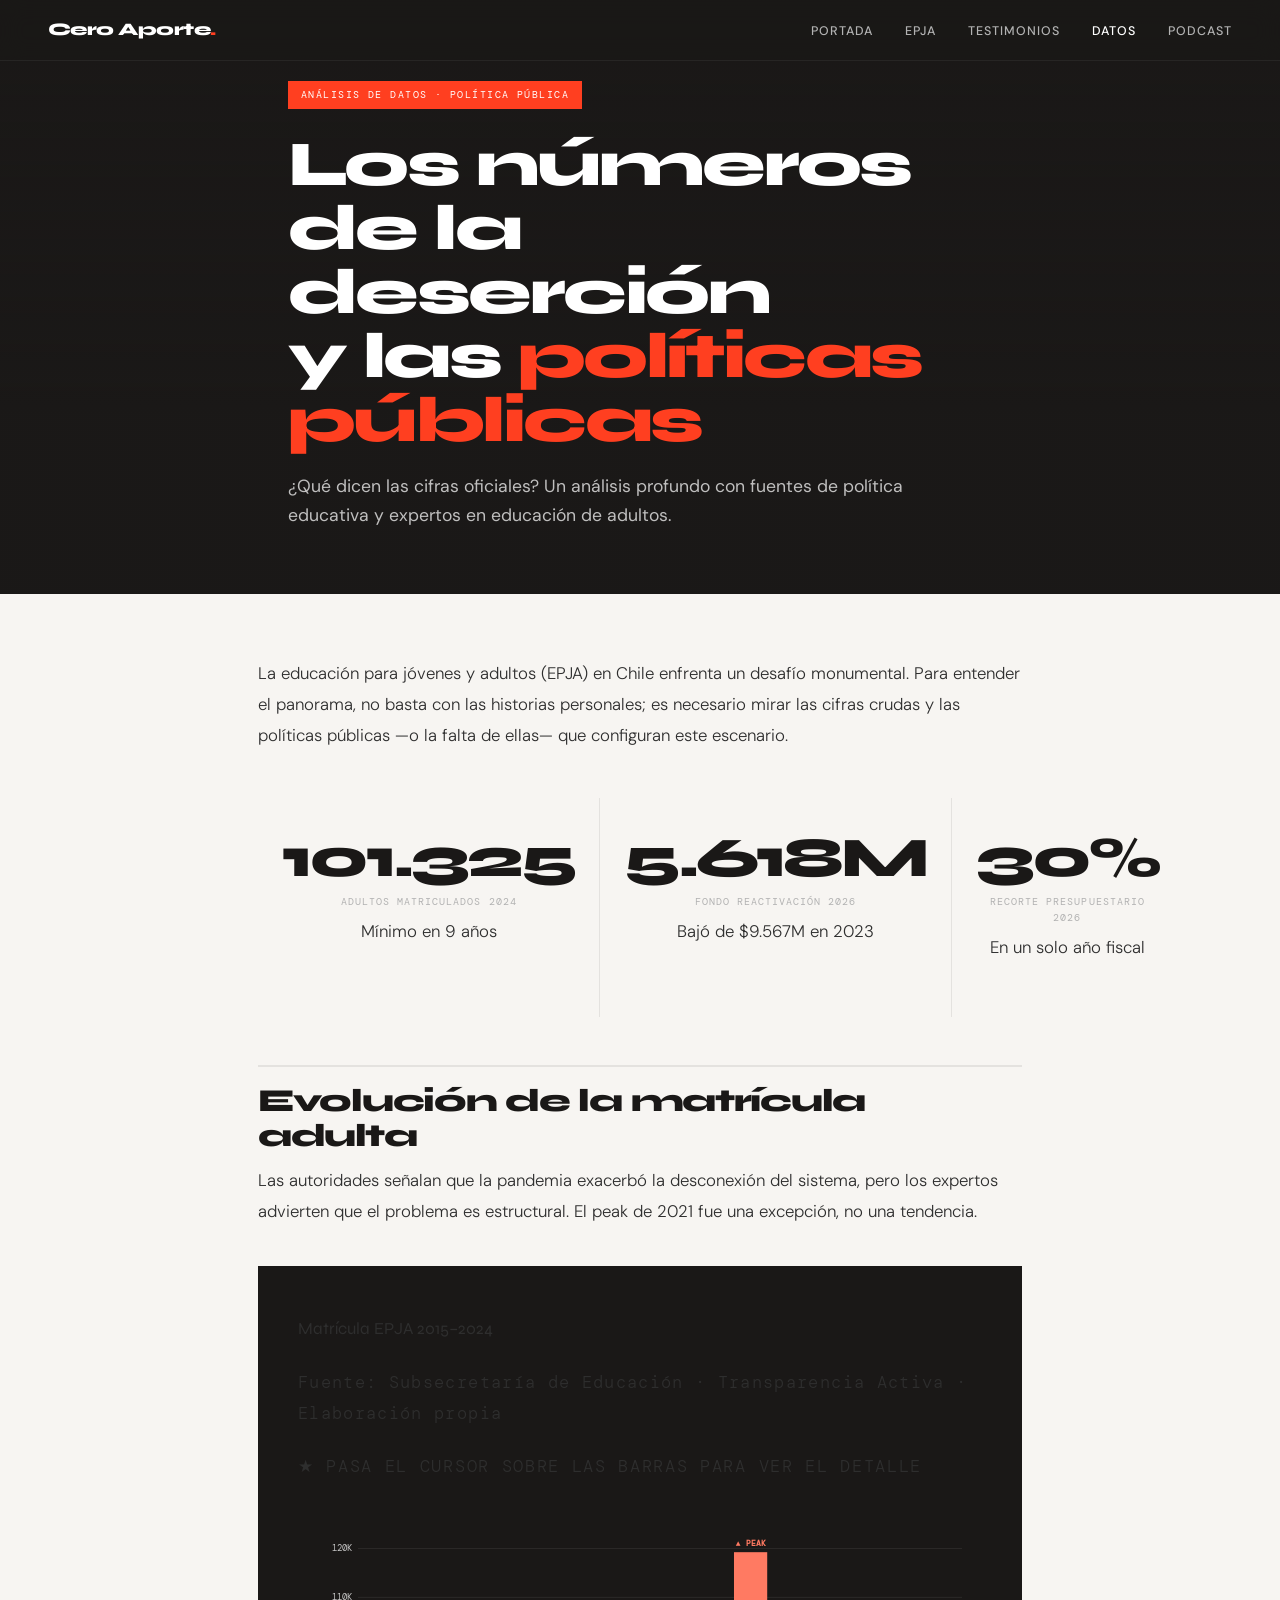
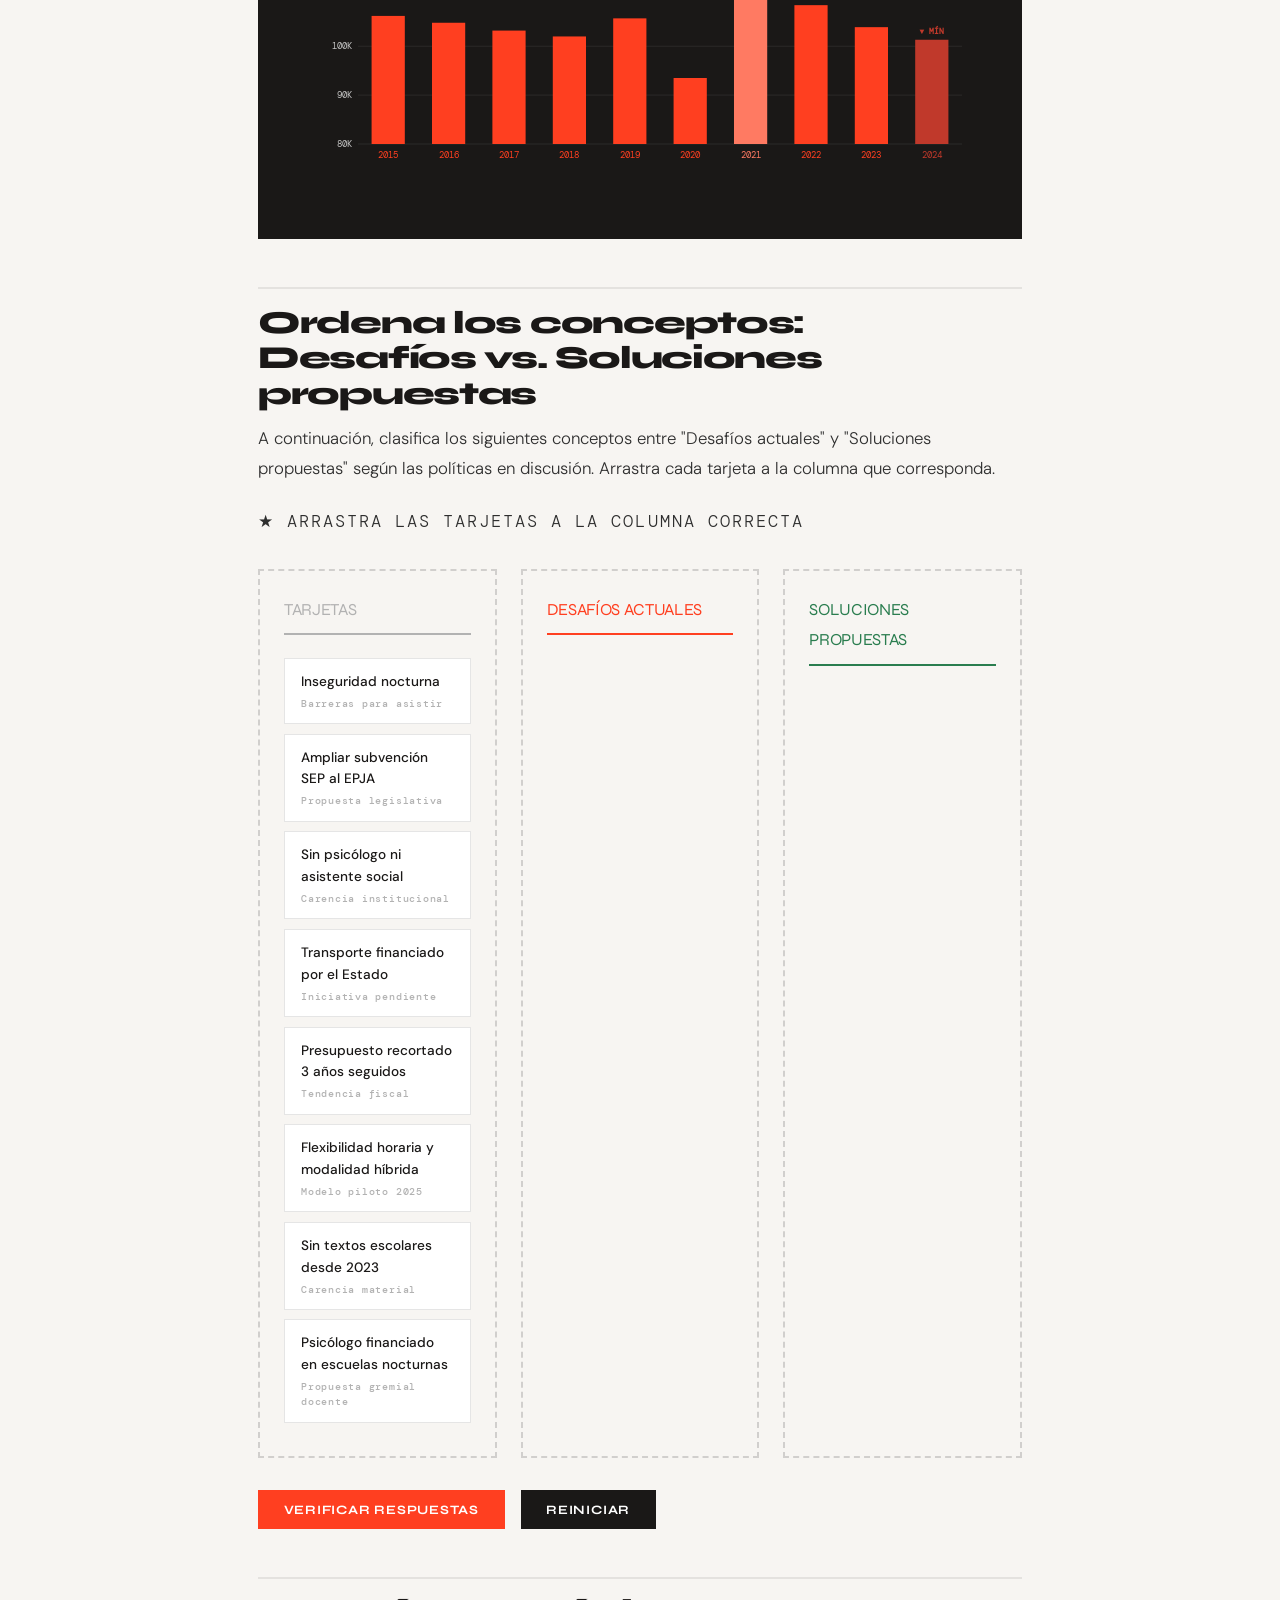
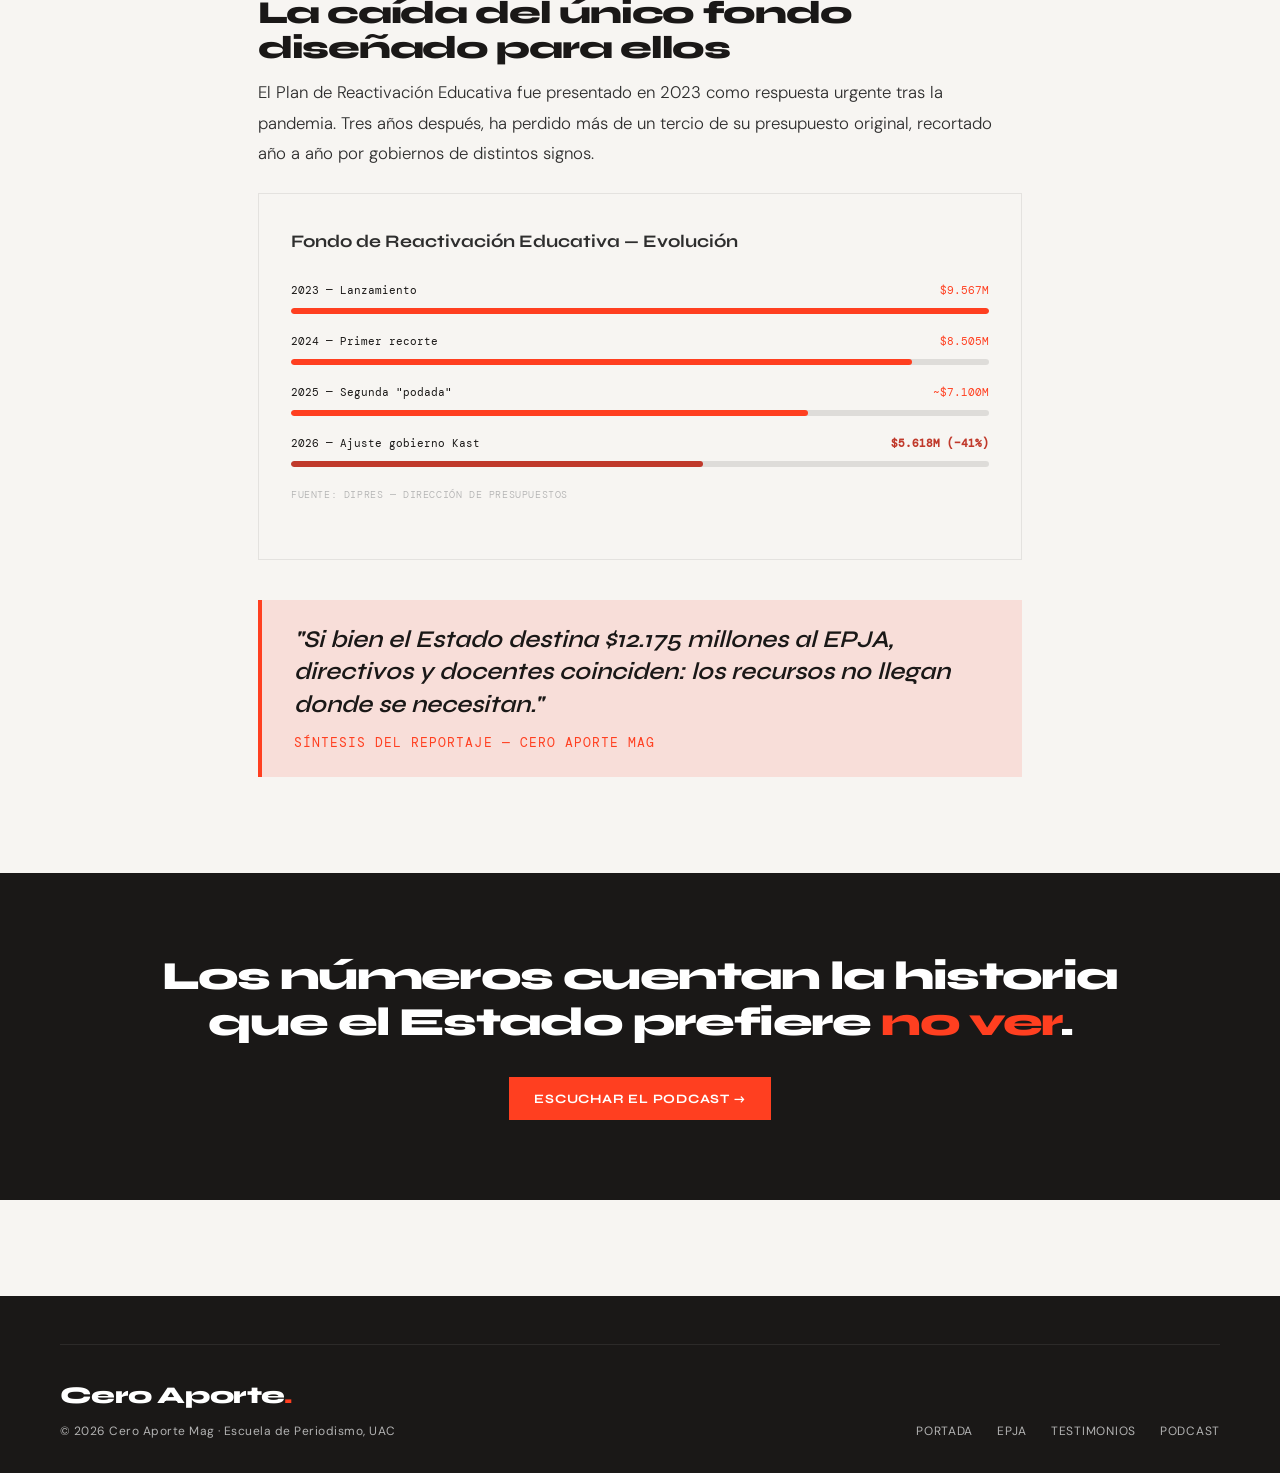
<file: datos (1).html>
<!DOCTYPE html>
<html lang="es">
<head>
  <meta charset="UTF-8" />
  <meta name="viewport" content="width=device-width, initial-scale=1.0" />
  <title>Datos — Cero Aporte Mag</title>
  <link rel="stylesheet" href="style.css" />
  <style>
    /* ---- HERO ---- */
    .rep-hero {
      min-height: 60vh;
      background: var(--black);
      display: flex;
      align-items: flex-end;
      padding-bottom: 4rem;
      padding-top: 5rem;
      position: relative;
      overflow: hidden;
    }
    .rep-hero-bg {
      position: absolute; inset: 0;
      background:
        linear-gradient(to bottom, rgba(26,24,23,0.55) 0%, rgba(26,24,23,0.97) 70%),
        url('https://i.imgur.com/JNuo0U7.jpeg') center/cover no-repeat;
    }
    .rep-hero-inner { position: relative; z-index: 2; max-width: 800px; }
    .rep-hero-category {
      display: inline-flex;
      background: var(--red);
      color: var(--white);
      font-family: var(--font-mono);
      font-size: 0.65rem;
      letter-spacing: 0.14em;
      text-transform: uppercase;
      padding: 0.35rem 0.8rem;
      margin-bottom: 1.5rem;
    }
    .rep-hero-title {
      font-family: var(--font-display);
      font-size: clamp(2rem, 5.5vw, 4rem);
      font-weight: 800;
      letter-spacing: -0.04em;
      line-height: 1.0;
      color: var(--white);
      margin-bottom: 1.2rem;
    }
    .rep-hero-title em { color: var(--red); font-style: normal; }
    .rep-hero-deck {
      font-size: clamp(0.95rem, 1.5vw, 1.1rem);
      color: rgba(255,255,255,0.72);
      line-height: 1.65;
      max-width: 58ch;
    }

    /* ---- LAYOUT ---- */
    .article-wrap {
      max-width: 860px;
      margin: 0 auto;
      padding: 4rem clamp(1.5rem, 5vw, 3rem) 0;
    }
    .article-wrap p {
      font-size: 1.05rem;
      line-height: 1.82;
      color: #2e2e2e;
      margin-bottom: 1.4rem;
      font-weight: 300;
    }
    .article-wrap h2 {
      font-family: var(--font-display);
      font-size: clamp(1.4rem, 3vw, 2rem);
      font-weight: 800;
      letter-spacing: -0.04em;
      line-height: 1.1;
      color: var(--black);
      margin: 3rem 0 0.75rem;
      padding-top: 1rem;
      border-top: 2px solid rgba(0,0,0,0.08);
    }
    .article-wrap h3 {
      font-family: var(--font-display);
      font-size: 1.1rem;
      font-weight: 700;
      color: var(--black);
      margin: 2rem 0 0.5rem;
    }

    /* ---- GRÁFICO INTERACTIVO ---- */
    .chart-section {
      background: var(--black);
      padding: 3rem 2.5rem;
      margin: 2.5rem 0;
    }
    .chart-title {
      font-family: var(--font-display);
      font-size: 1.2rem;
      font-weight: 700;
      color: var(--white);
      margin-bottom: 0.3rem;
    }
    .chart-subtitle {
      font-family: var(--font-mono);
      font-size: 0.65rem;
      letter-spacing: 0.08em;
      color: var(--greige);
      margin-bottom: 0.5rem;
    }
    /* Tooltip del gráfico */
    .chart-tooltip-hint {
      font-family: var(--font-mono);
      font-size: 0.62rem;
      letter-spacing: 0.1em;
      text-transform: uppercase;
      color: var(--red);
      margin-bottom: 2rem;
    }
    /* Canvas wrapper */
    .canvas-wrap {
      position: relative;
    }
    canvas#matriculaChart {
      width: 100% !important;
      cursor: crosshair;
    }
    .chart-tooltip {
      position: absolute;
      background: var(--white);
      color: var(--black);
      padding: 0.6rem 0.9rem;
      font-family: var(--font-mono);
      font-size: 0.7rem;
      letter-spacing: 0.06em;
      pointer-events: none;
      display: none;
      box-shadow: 0 4px 16px rgba(0,0,0,0.2);
      z-index: 10;
      white-space: nowrap;
    }

    /* ---- CARD SORTING ---- */
    .sorting-intro {
      font-family: var(--font-mono);
      font-size: 0.65rem;
      letter-spacing: 0.12em;
      text-transform: uppercase;
      color: var(--red);
      margin-bottom: 1.5rem;
    }
    .sorting-layout {
      display: grid;
      grid-template-columns: 1fr 1fr;
      gap: 1.5rem;
      margin: 2rem 0;
    }
    .sorting-col {
      border: 2px dashed rgba(0,0,0,0.15);
      padding: 1.5rem;
      min-height: 200px;
      transition: border-color 0.2s, background 0.2s;
    }
    .sorting-col.drag-over {
      border-color: var(--red);
      background: var(--red-dim);
    }
    .sorting-col-title {
      font-family: var(--font-display);
      font-size: 0.85rem;
      font-weight: 800;
      letter-spacing: -0.02em;
      text-transform: uppercase;
      margin-bottom: 1rem;
      padding-bottom: 0.5rem;
      border-bottom: 2px solid currentColor;
    }
    .col-desafios .sorting-col-title { color: var(--red); border-color: var(--red); }
    .col-soluciones .sorting-col-title { color: #2a7d4f; border-color: #2a7d4f; }
    .col-banco .sorting-col-title { color: var(--greige); border-color: var(--greige); }

    .sorting-card {
      background: var(--white);
      border: 1px solid rgba(0,0,0,0.1);
      padding: 0.75rem 1rem;
      margin-bottom: 0.6rem;
      font-size: 0.85rem;
      font-weight: 500;
      color: var(--black);
      cursor: grab;
      transition: box-shadow 0.2s, transform 0.2s;
      user-select: none;
    }
    .sorting-card:active { cursor: grabbing; }
    .sorting-card:hover {
      box-shadow: 0 4px 12px rgba(0,0,0,0.1);
      transform: translateY(-1px);
    }
    .sorting-card.dragging {
      opacity: 0.4;
      transform: scale(0.97);
    }
    .sorting-card-hint {
      font-family: var(--font-mono);
      font-size: 0.6rem;
      letter-spacing: 0.08em;
      color: var(--greige);
      display: block;
      margin-top: 0.2rem;
    }
    .sorting-result {
      margin-top: 1rem;
      padding: 1rem;
      font-family: var(--font-mono);
      font-size: 0.72rem;
      letter-spacing: 0.06em;
      display: none;
    }
    .sorting-result.correct { background: rgba(42,125,79,0.1); color: #2a7d4f; }
    .sorting-result.wrong   { background: var(--red-dim); color: var(--red); }
    .sorting-result.show    { display: block; }

    .sorting-actions {
      display: flex;
      gap: 1rem;
      margin-top: 1.5rem;
      flex-wrap: wrap;
    }

    /* ---- BANCO DE TARJETAS (TRES COLUMNAS) ---- */
    .sorting-three {
      grid-template-columns: 1fr 1fr 1fr;
    }

    /* ---- STAT CARDS DATOS ---- */
    .data-stats {
      display: grid;
      grid-template-columns: repeat(3, 1fr);
      gap: 1px;
      background: rgba(0,0,0,0.08);
      margin: 3rem 0;
    }
    .data-stat {
      background: var(--cream);
      padding: 2rem 1.5rem;
      text-align: center;
    }
    .data-stat-num {
      font-family: var(--font-display);
      font-size: clamp(2rem, 5vw, 3.5rem);
      font-weight: 800;
      letter-spacing: -0.05em;
      color: var(--black);
      line-height: 1;
      display: block;
    }
    .data-stat-label {
      font-family: var(--font-mono);
      font-size: 0.65rem;
      letter-spacing: 0.1em;
      text-transform: uppercase;
      color: var(--greige);
      margin-top: 0.5rem;
      display: block;
      line-height: 1.5;
    }
    .data-stat-context {
      font-size: 0.75rem;
      color:  rgba(255,255,255,0.45);
      margin-top: 0.4rem;
    }

    /* ---- CIERRE ---- */
    .closing-strip {
      background: var(--black);
      padding: 5rem clamp(1.5rem, 5vw, 3rem);
      text-align: center;
      margin-top: 6rem;
    }
    .closing-strip p {
      font-family: var(--font-display);
      font-size: clamp(1.4rem, 3.5vw, 2.5rem);
      font-weight: 800;
      letter-spacing: -0.04em;
      line-height: 1.15;
      color: var(--white);
      max-width: 24ch;
      margin: 0 auto 2rem;
    }
    .closing-strip p em { color: var(--red); font-style: normal; }

    @media (max-width: 720px) {
      .sorting-layout { grid-template-columns: 1fr; }
      .sorting-three  { grid-template-columns: 1fr; }
      .data-stats { grid-template-columns: 1fr; }
    }
  </style>
</head>
<body>

<!-- NAV -->
<nav class="nav">
  <a href="index.html" class="nav-logo">Cero Aporte<span>.</span></a>
  <ul class="nav-links">
    <li><a href="index.html">Portada</a></li>
    <li><a href="reportaje-epja.html">EPJA</a></li>
    <li><a href="testimonios.html">Testimonios</a></li>
    <li><a href="datos.html" style="color:var(--white);">Datos</a></li>
    <li><a href="podcast.html">Podcast</a></li>
  </ul>
</nav>

<!-- HERO -->
<section class="rep-hero">
  <div class="rep-hero-bg"></div>
  <div class="rep-hero-inner container">
    <span class="rep-hero-category">Análisis de datos · Política pública</span>
    <h1 class="rep-hero-title">Los números de la deserción<br>y las <em>políticas públicas</em></h1>
    <p class="rep-hero-deck">¿Qué dicen las cifras oficiales? Un análisis profundo con fuentes de política educativa y expertos en educación de adultos.</p>
  </div>
</section>

<!-- CUERPO -->
<main class="article-wrap">

  <p class="reveal">La educación para jóvenes y adultos (EPJA) en Chile enfrenta un desafío monumental. Para entender el panorama, no basta con las historias personales; es necesario mirar las cifras crudas y las políticas públicas —o la falta de ellas— que configuran este escenario.</p>

  <!-- STATS -->
  <div class="data-stats reveal">
    <div class="data-stat">
      <span class="data-stat-num" data-count="101325" data-suffix="">0</span>
      <span class="data-stat-label">Adultos matriculados 2024</span>
      <p class="data-stat-context">Mínimo en 9 años</p>
    </div>
    <div class="data-stat">
      <span class="data-stat-num" data-count="5618" data-suffix="M">0</span>
      <span class="data-stat-label">Fondo reactivación 2026</span>
      <p class="data-stat-context">Bajó de $9.567M en 2023</p>
    </div>
    <div class="data-stat">
      <span class="data-stat-num" data-count="30" data-suffix="%">0</span>
      <span class="data-stat-label">Recorte presupuestario 2026</span>
      <p class="data-stat-context">En un solo año fiscal</p>
    </div>
  </div>

  <!-- GRÁFICO INTERACTIVO -->
  <h2 class="reveal">Evolución de la matrícula adulta</h2>
  <p class="reveal">Las autoridades señalan que la pandemia exacerbó la desconexión del sistema, pero los expertos advierten que el problema es estructural. El peak de 2021 fue una excepción, no una tendencia.</p>

  <div class="chart-section reveal">
    <p class="chart-title">Matrícula EPJA 2015–2024</p>
    <p class="chart-subtitle">Fuente: Subsecretaría de Educación · Transparencia Activa · Elaboración propia</p>
    <p class="chart-tooltip-hint">★ Pasa el cursor sobre las barras para ver el detalle</p>
    <div class="canvas-wrap">
      <canvas id="matriculaChart" height="280"></canvas>
      <div class="chart-tooltip" id="chartTooltip"></div>
    </div>
  </div>

  <!-- CARD SORTING -->
  <h2 class="reveal">Ordena los conceptos: Desafíos vs. Soluciones propuestas</h2>
  <p class="reveal">A continuación, clasifica los siguientes conceptos entre "Desafíos actuales" y "Soluciones propuestas" según las políticas en discusión. Arrastra cada tarjeta a la columna que corresponda.</p>

  <div class="reveal">
    <p class="sorting-intro">★ Arrastra las tarjetas a la columna correcta</p>

    <div class="sorting-layout sorting-three">
      <!-- BANCO -->
      <div class="sorting-col col-banco" id="banco" ondragover="allowDrop(event)" ondrop="drop(event, 'banco')">
        <p class="sorting-col-title">Tarjetas</p>
        <div class="sorting-card" draggable="true" ondragstart="drag(event)" id="c1" data-answer="desafio">
          Inseguridad nocturna
          <span class="sorting-card-hint">Barreras para asistir</span>
        </div>
        <div class="sorting-card" draggable="true" ondragstart="drag(event)" id="c2" data-answer="solucion">
          Ampliar subvención SEP al EPJA
          <span class="sorting-card-hint">Propuesta legislativa</span>
        </div>
        <div class="sorting-card" draggable="true" ondragstart="drag(event)" id="c3" data-answer="desafio">
          Sin psicólogo ni asistente social
          <span class="sorting-card-hint">Carencia institucional</span>
        </div>
        <div class="sorting-card" draggable="true" ondragstart="drag(event)" id="c4" data-answer="solucion">
          Transporte financiado por el Estado
          <span class="sorting-card-hint">Iniciativa pendiente</span>
        </div>
        <div class="sorting-card" draggable="true" ondragstart="drag(event)" id="c5" data-answer="desafio">
          Presupuesto recortado 3 años seguidos
          <span class="sorting-card-hint">Tendencia fiscal</span>
        </div>
        <div class="sorting-card" draggable="true" ondragstart="drag(event)" id="c6" data-answer="solucion">
          Flexibilidad horaria y modalidad híbrida
          <span class="sorting-card-hint">Modelo piloto 2025</span>
        </div>
        <div class="sorting-card" draggable="true" ondragstart="drag(event)" id="c7" data-answer="desafio">
          Sin textos escolares desde 2023
          <span class="sorting-card-hint">Carencia material</span>
        </div>
        <div class="sorting-card" draggable="true" ondragstart="drag(event)" id="c8" data-answer="solucion">
          Psicólogo financiado en escuelas nocturnas
          <span class="sorting-card-hint">Propuesta gremial docente</span>
        </div>
      </div>

      <!-- DESAFÍOS -->
      <div class="sorting-col col-desafios" id="desafio" ondragover="allowDrop(event)" ondrop="drop(event, 'desafio')">
        <p class="sorting-col-title">Desafíos actuales</p>
      </div>

      <!-- SOLUCIONES -->
      <div class="sorting-col col-soluciones" id="solucion" ondragover="allowDrop(event)" ondrop="drop(event, 'solucion')">
        <p class="sorting-col-title">Soluciones propuestas</p>
      </div>
    </div>

    <div class="sorting-actions">
      <button class="btn btn-red" onclick="verificarSorting()">Verificar respuestas</button>
      <button class="btn btn-dark" onclick="resetSorting()">Reiniciar</button>
    </div>
    <div class="sorting-result" id="sortingResult"></div>
  </div>

  <!-- PRESUPUESTO -->
  <h2 class="reveal">La caída del único fondo diseñado para ellos</h2>
  <p class="reveal">El Plan de Reactivación Educativa fue presentado en 2023 como respuesta urgente tras la pandemia. Tres años después, ha perdido más de un tercio de su presupuesto original, recortado año a año por gobiernos de distintos signos.</p>

  <div class="reveal">
    <div style="background:var(--cream);border:1px solid rgba(0,0,0,0.08);padding:2rem;margin:1.5rem 0;">
      <p style="font-family:var(--font-display);font-size:1.1rem;font-weight:700;margin-bottom:1.5rem;">Fondo de Reactivación Educativa — Evolución</p>
      <div style="margin-bottom:1.2rem;">
        <div style="display:flex;justify-content:space-between;font-family:var(--font-mono);font-size:0.7rem;margin-bottom:0.4rem;"><span>2023 — Lanzamiento</span><span style="color:var(--red);">$9.567M</span></div>
        <div class="progress-bar"><div class="progress-fill" data-width="100%"></div></div>
      </div>
      <div style="margin-bottom:1.2rem;">
        <div style="display:flex;justify-content:space-between;font-family:var(--font-mono);font-size:0.7rem;margin-bottom:0.4rem;"><span>2024 — Primer recorte</span><span style="color:var(--red);">$8.505M</span></div>
        <div class="progress-bar"><div class="progress-fill" data-width="89%"></div></div>
      </div>
      <div style="margin-bottom:1.2rem;">
        <div style="display:flex;justify-content:space-between;font-family:var(--font-mono);font-size:0.7rem;margin-bottom:0.4rem;"><span>2025 — Segunda "podada"</span><span style="color:var(--red);">~$7.100M</span></div>
        <div class="progress-bar"><div class="progress-fill" data-width="74%"></div></div>
      </div>
      <div>
        <div style="display:flex;justify-content:space-between;font-family:var(--font-mono);font-size:0.7rem;margin-bottom:0.4rem;"><span>2026 — Ajuste gobierno Kast</span><span style="color:#c0392b;font-weight:700;">$5.618M (−41%)</span></div>
        <div class="progress-bar"><div class="progress-fill" data-width="59%" style="background:#c0392b;"></div></div>
      </div>
      <p style="font-family:var(--font-mono);font-size:0.62rem;color:var(--greige);margin-top:1.2rem;letter-spacing:0.06em;text-transform:uppercase;">Fuente: DIPRES — Dirección de Presupuestos</p>
    </div>
  </div>

  <div class="pull-quote reveal">
    <blockquote>"Si bien el Estado destina $12.175 millones al EPJA, directivos y docentes coinciden: los recursos no llegan donde se necesitan."</blockquote>
    <cite>Síntesis del reportaje — Cero Aporte Mag</cite>
  </div>

</main>

<!-- CIERRE -->
<div class="closing-strip">
  <p>Los números cuentan la historia que el Estado prefiere <em>no ver</em>.</p>
  <a href="podcast.html" class="btn btn-red">Escuchar el podcast →</a>
</div>

<!-- FOOTER -->
<footer class="site-footer">
  <div class="footer-inner">
    <div>
      <div class="footer-brand">Cero Aporte<span>.</span></div>
      <p class="footer-copy">© 2026 Cero Aporte Mag · Escuela de Periodismo, UAC</p>
    </div>
    <nav class="footer-nav">
      <a href="index.html">Portada</a>
      <a href="reportaje-epja.html">EPJA</a>
      <a href="testimonios.html">Testimonios</a>
      <a href="podcast.html">Podcast</a>
    </nav>
  </div>
</footer>

<script src="main.js"></script>
<script>
/* ---- GRÁFICO CANVAS ---- */
const datos = [
  { year: '2015', val: 106200 },
  { year: '2016', val: 104800 },
  { year: '2017', val: 103200 },
  { year: '2018', val: 102000 },
  { year: '2019', val: 105700 },
  { year: '2020', val: 93500  },
  { year: '2021', val: 119235 },
  { year: '2022', val: 108400 },
  { year: '2023', val: 103900 },
  { year: '2024', val: 101325 },
];

function drawChart() {
  const canvas = document.getElementById('matriculaChart');
  const tooltip = document.getElementById('chartTooltip');
  if (!canvas) return;
  const ctx = canvas.getContext('2d');
  const W = canvas.offsetWidth;
  const H = 280;
  canvas.width = W;
  canvas.height = H;

  const pad = { top: 20, right: 20, bottom: 40, left: 60 };
  const chartW = W - pad.left - pad.right;
  const chartH = H - pad.top - pad.bottom;
  const maxVal = 125000;
  const minVal = 80000;
  const range = maxVal - minVal;

  const barW = (chartW / datos.length) * 0.55;
  const gap  = (chartW / datos.length) * 0.45;

  ctx.clearRect(0, 0, W, H);

  // Líneas de guía
  ctx.strokeStyle = 'rgba(255,255,255,0.08)';
  ctx.lineWidth = 1;
  [80000, 90000, 100000, 110000, 120000].forEach(v => {
    const y = pad.top + chartH - ((v - minVal) / range) * chartH;
    ctx.beginPath();
    ctx.moveTo(pad.left, y);
    ctx.lineTo(pad.left + chartW, y);
    ctx.stroke();
    ctx.fillStyle = 'rgba(255,255,255,0.75)';
    ctx.font = '9px DM Mono, monospace';
    ctx.textAlign = 'right';
    ctx.fillText((v / 1000).toFixed(0) + 'K', pad.left - 6, y + 3);
  });

  // Barras
  const barRects = [];
  datos.forEach((d, i) => {
    const x = pad.left + i * (barW + gap) + gap / 2;
    const barH2 = ((d.val - minVal) / range) * chartH;
    const y = pad.top + chartH - barH2;
    const isPeak = d.year === '2021';
    const isLow  = d.year === '2024';

    ctx.fillStyle = isPeak ? '#ff7a62' : isLow ? '#c0392b' : '#FF3F20';
    ctx.fillRect(x, y, barW, barH2);
    barRects.push({ x, y, w: barW, h: barH2, d });

    // Etiqueta año
    ctx.fillStyle = 'rgba255,255,255,0.75)';
    ctx.font = '9px DM Mono, monospace';
    ctx.textAlign = 'center';
    ctx.fillText(d.year, x + barW / 2, H - pad.bottom + 14);

    // Etiqueta peak / low
    if (isPeak || isLow) {
      ctx.fillStyle = isPeak ? '#ff7a62' : '#c0392b';
      ctx.font = 'bold 8px DM Mono, monospace';
      ctx.fillText(isPeak ? '▲ PEAK' : '▼ MÍN', x + barW / 2, y - 6);
    }
  });

  // Hover
  canvas.onmousemove = (e) => {
    const rect = canvas.getBoundingClientRect();
    const mx = e.clientX - rect.left;
    const my = e.clientY - rect.top;
    let found = false;
    barRects.forEach(b => {
      if (mx >= b.x && mx <= b.x + b.w && my >= b.y && my <= b.y + b.h) {
        found = true;
        tooltip.style.display = 'block';
        tooltip.style.left = (b.x + b.w + 6) + 'px';
        tooltip.style.top  = (b.y) + 'px';
        tooltip.innerHTML = `<strong>${b.d.year}</strong><br>${b.d.val.toLocaleString('es-CL')} estudiantes`;
      }
    });
    if (!found) tooltip.style.display = 'none';
  };
  canvas.onmouseleave = () => tooltip.style.display = 'none';
}

window.addEventListener('load', drawChart);
window.addEventListener('resize', drawChart);

/* ---- DRAG & DROP CARD SORTING ---- */
let draggedId = null;

function drag(e) {
  draggedId = e.target.id;
  e.target.classList.add('dragging');
  setTimeout(() => e.target.classList.remove('dragging'), 0);
}
function allowDrop(e) { e.preventDefault(); }
function drop(e, colId) {
  e.preventDefault();
  const card = document.getElementById(draggedId);
  const col  = document.getElementById(colId);
  if (card && col) {
    col.appendChild(card);
    document.getElementById('sortingResult').classList.remove('show');
  }
  document.querySelectorAll('.sorting-col').forEach(c => c.classList.remove('drag-over'));
}

document.querySelectorAll('.sorting-col').forEach(col => {
  col.addEventListener('dragover', (e) => {
    e.preventDefault();
    col.classList.add('drag-over');
  });
  col.addEventListener('dragleave', () => col.classList.remove('drag-over'));
  col.addEventListener('drop', () => col.classList.remove('drag-over'));
});

function verificarSorting() {
  const result = document.getElementById('sortingResult');
  const desafioCol = document.getElementById('desafio');
  const solucionCol = document.getElementById('solucion');
  let correctas = 0, total = 0;

  [...desafioCol.querySelectorAll('.sorting-card')].forEach(c => {
    total++;
    if (c.dataset.answer === 'desafio') correctas++;
  });
  [...solucionCol.querySelectorAll('.sorting-card')].forEach(c => {
    total++;
    if (c.dataset.answer === 'solucion') correctas++;
  });

  if (total === 0) {
    result.className = 'sorting-result wrong show';
    result.textContent = 'Mueve al menos una tarjeta antes de verificar.';
    return;
  }

  if (correctas === 8 && total === 8) {
    result.className = 'sorting-result correct show';
    result.textContent = '✓ ¡Perfecto! Clasificaste correctamente los 8 conceptos.';
  } else {
    result.className = 'sorting-result wrong show';
    result.textContent = `${correctas} de 8 correctas. Revisa las que quedaron en el banco o están en la columna incorrecta.`;
  }
}

function resetSorting() {
  const banco = document.getElementById('banco');
  document.querySelectorAll('.sorting-card').forEach(c => banco.appendChild(c));
  document.getElementById('sortingResult').classList.remove('show');
}
</script>
</body>
</html>
</file>
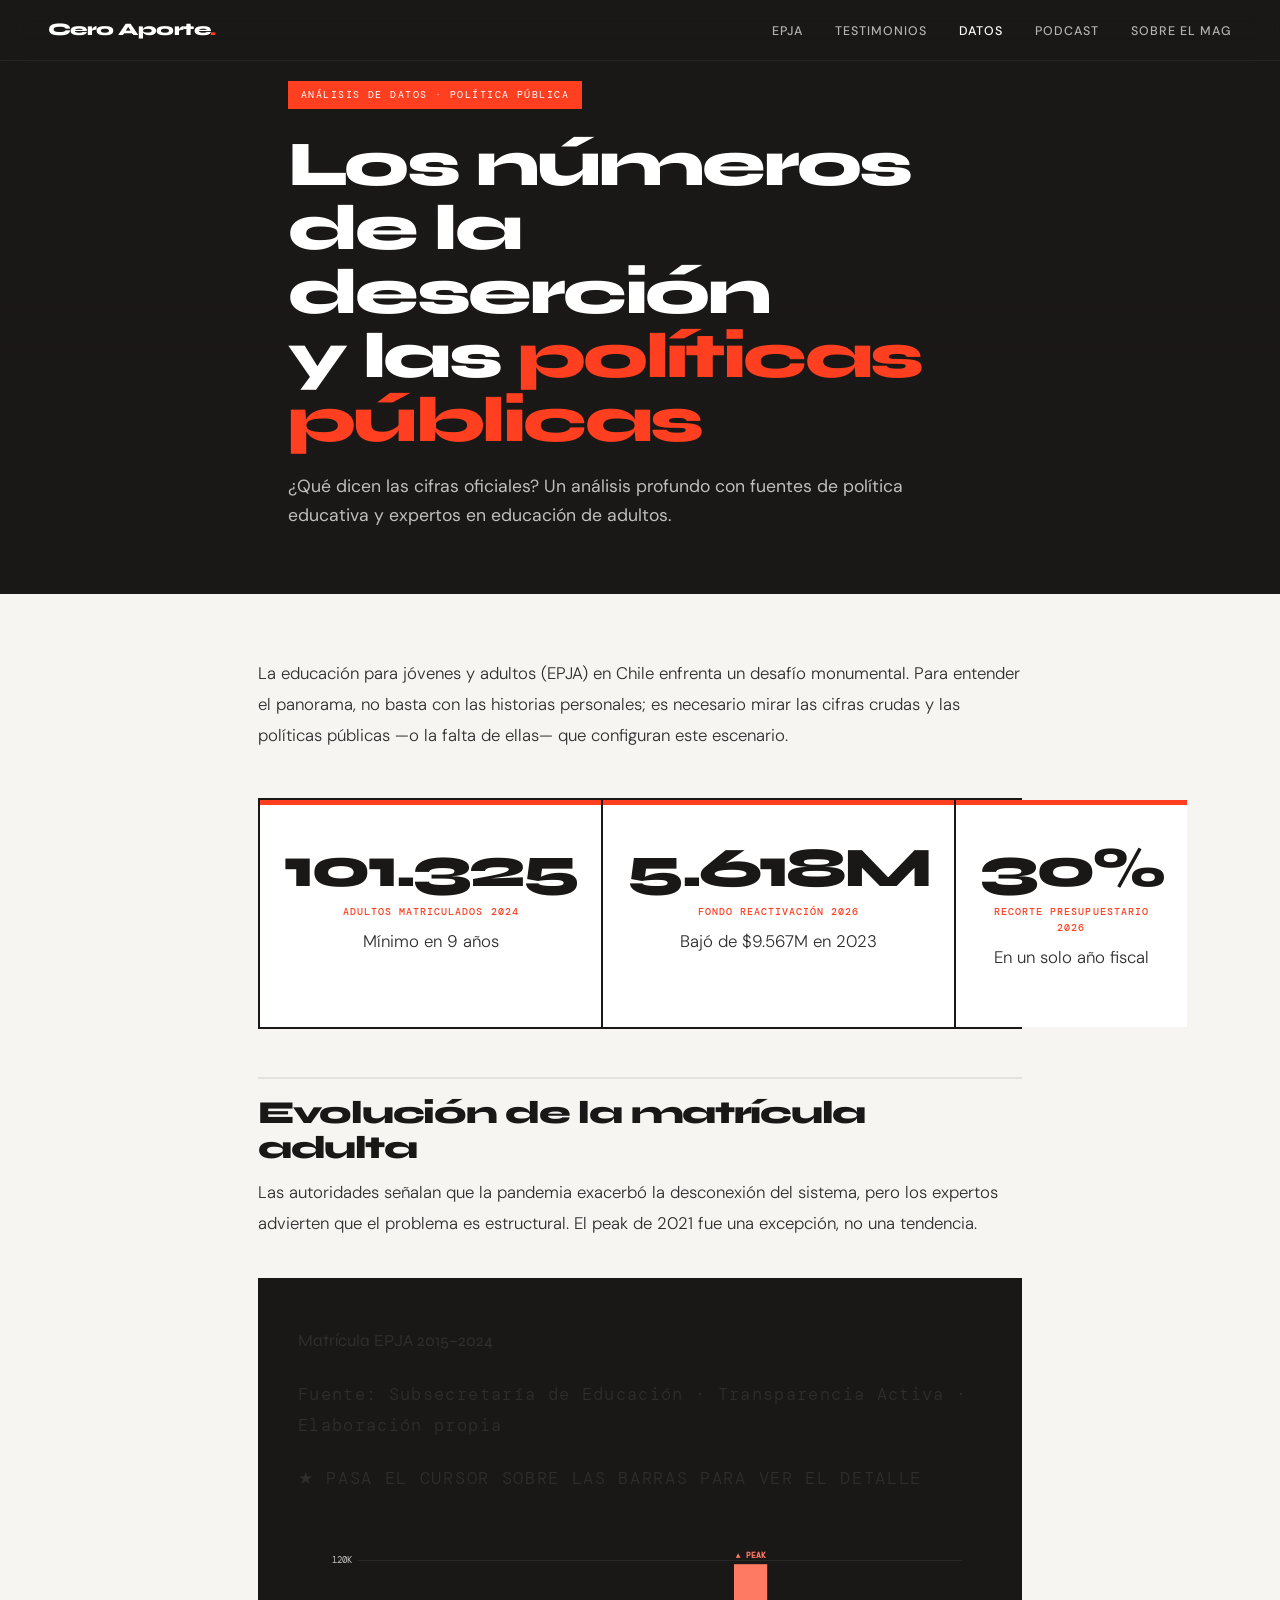
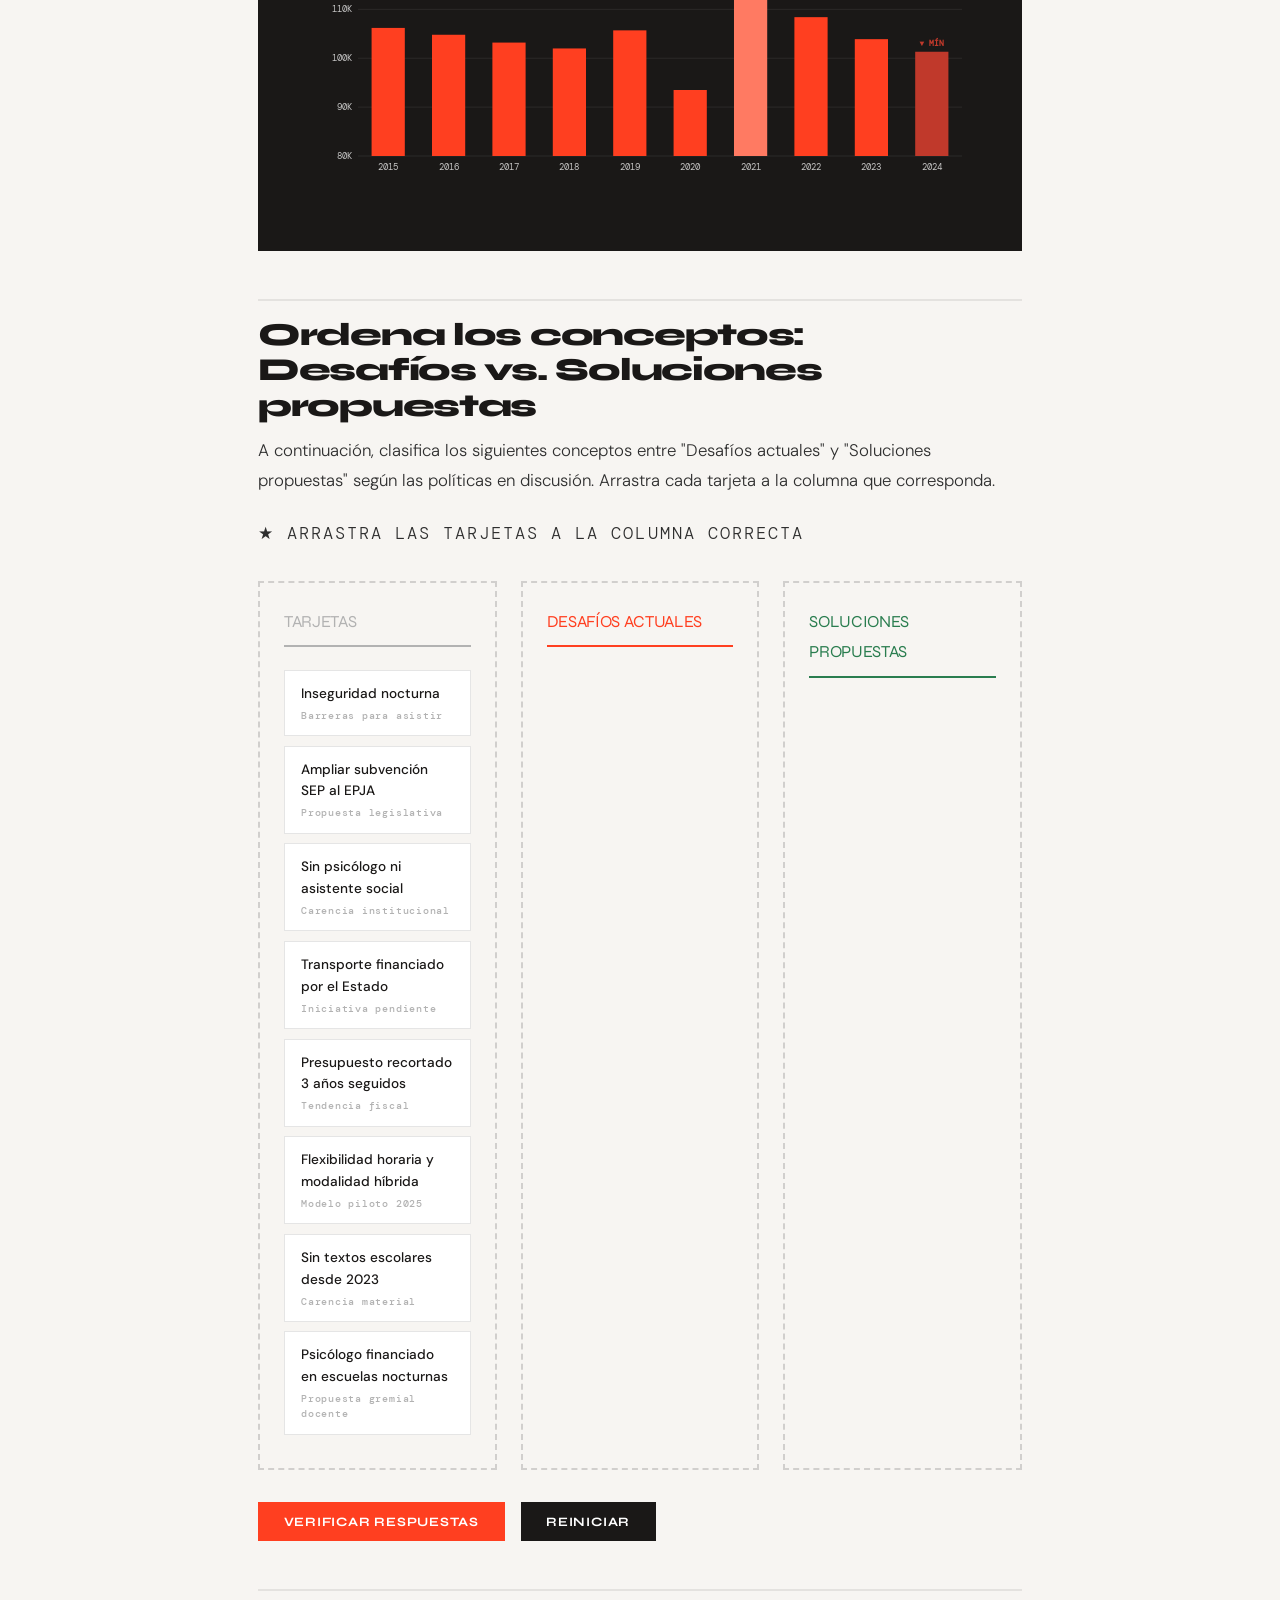
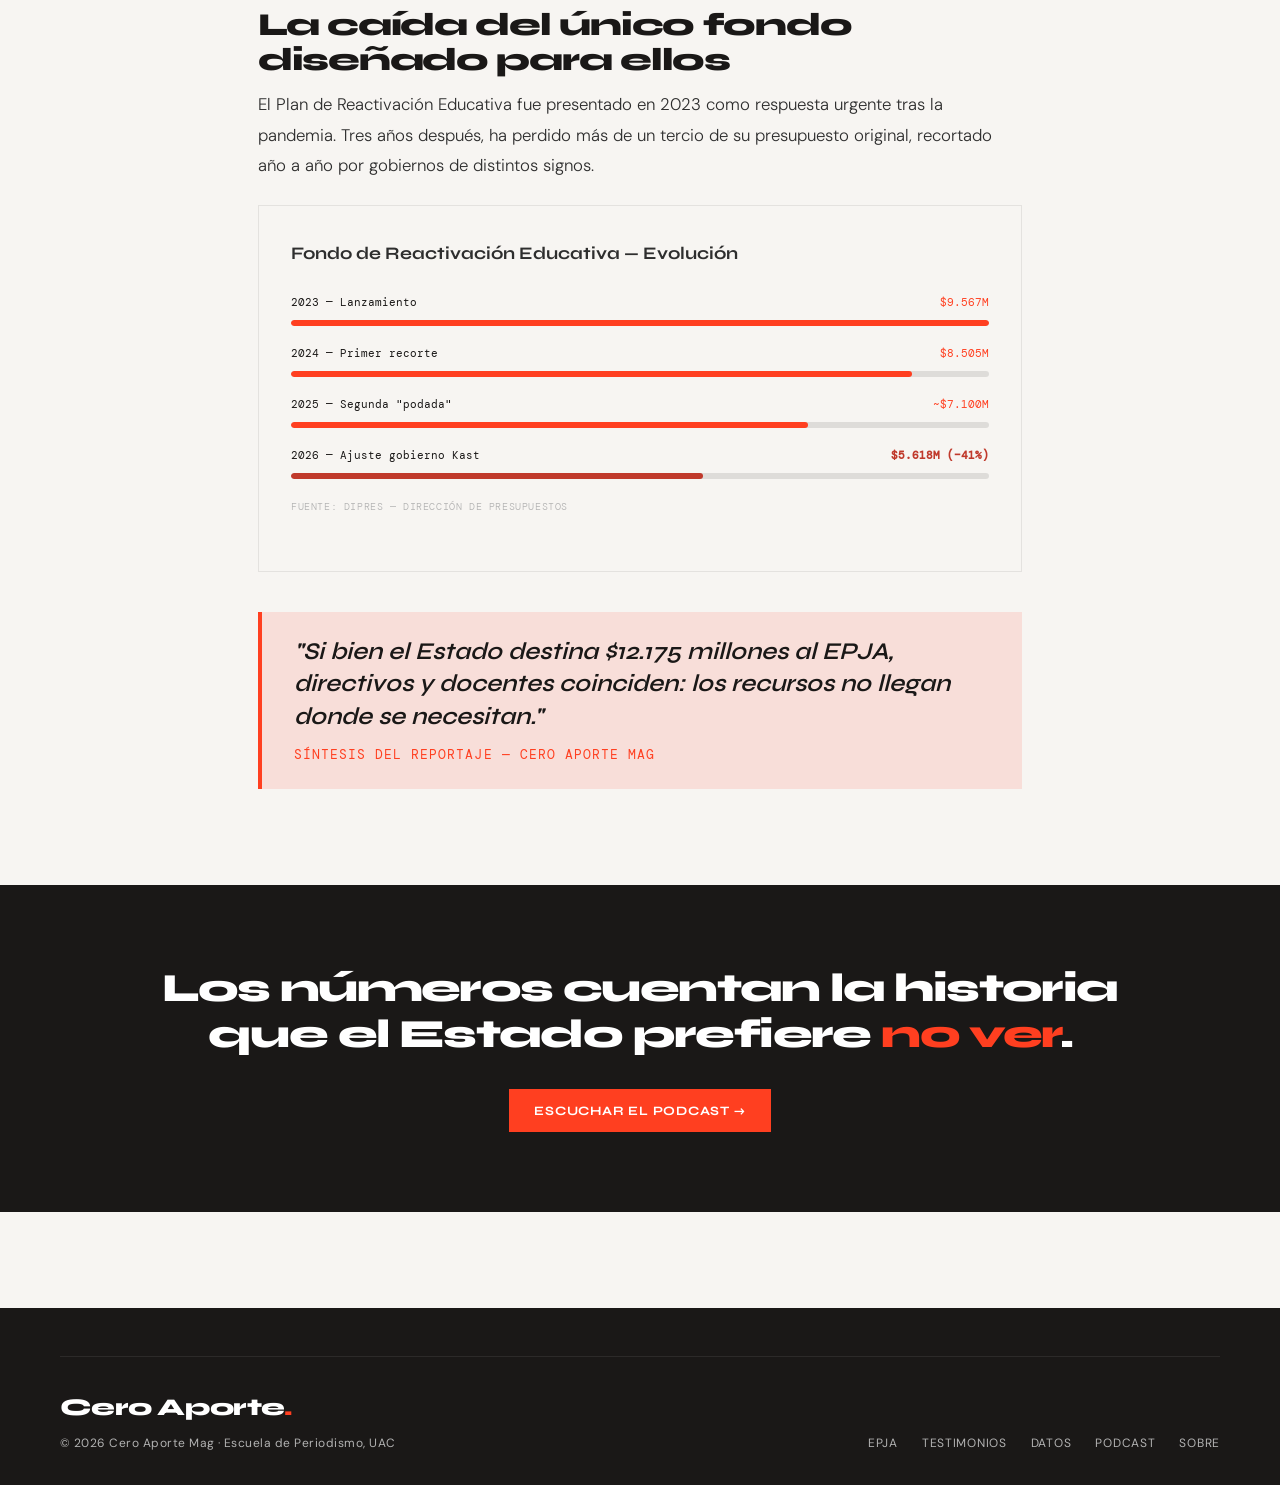
<file: datos (2).html>
<!DOCTYPE html>
<html lang="es">
<head>
  <meta charset="UTF-8" />
  <meta name="viewport" content="width=device-width, initial-scale=1.0" />
  <title>Datos — Cero Aporte Mag</title>
  <link rel="stylesheet" href="style.css" />
  <style>
    /* ---- HERO ---- */
    .rep-hero {
      min-height: 60vh;
      background: var(--black);
      display: flex;
      align-items: flex-end;
      padding-bottom: 4rem;
      padding-top: 5rem;
      position: relative;
      overflow: hidden;
    }
    .rep-hero-bg {
      position: absolute; inset: 0;
      background:
        linear-gradient(to bottom, rgba(26,24,23,0.55) 0%, rgba(26,24,23,0.97) 70%),
        url('https://i.imgur.com/JNuo0U7.jpeg') center/cover no-repeat;
    }
    .rep-hero-inner { position: relative; z-index: 2; max-width: 800px; }
    .rep-hero-category {
      display: inline-flex;
      background: var(--red);
      color: var(--white);
      font-family: var(--font-mono);
      font-size: 0.65rem;
      letter-spacing: 0.14em;
      text-transform: uppercase;
      padding: 0.35rem 0.8rem;
      margin-bottom: 1.5rem;
    }
    .rep-hero-title {
      font-family: var(--font-display);
      font-size: clamp(2rem, 5.5vw, 4rem);
      font-weight: 800;
      letter-spacing: -0.04em;
      line-height: 1.0;
      color: var(--white);
      margin-bottom: 1.2rem;
    }
    .rep-hero-title em { color: var(--red); font-style: normal; }
    .rep-hero-deck {
      font-size: clamp(0.95rem, 1.5vw, 1.1rem);
      color: rgba(255,255,255,0.72);
      line-height: 1.65;
      max-width: 58ch;
    }

    /* ---- LAYOUT ---- */
    .article-wrap {
      max-width: 860px;
      margin: 0 auto;
      padding: 4rem clamp(1.5rem, 5vw, 3rem) 0;
    }
    .article-wrap p {
      font-size: 1.05rem;
      line-height: 1.82;
      color: #2e2e2e;
      margin-bottom: 1.4rem;
      font-weight: 300;
    }
    .article-wrap h2 {
      font-family: var(--font-display);
      font-size: clamp(1.4rem, 3vw, 2rem);
      font-weight: 800;
      letter-spacing: -0.04em;
      line-height: 1.1;
      color: var(--black);
      margin: 3rem 0 0.75rem;
      padding-top: 1rem;
      border-top: 2px solid rgba(0,0,0,0.08);
    }
    .article-wrap h3 {
      font-family: var(--font-display);
      font-size: 1.1rem;
      font-weight: 700;
      color: var(--black);
      margin: 2rem 0 0.5rem;
    }

    /* ---- GRÁFICO INTERACTIVO ---- */
    .chart-section {
      background: var(--black);
      padding: 3rem 2.5rem;
      margin: 2.5rem 0;
    }
    .chart-title {
      font-family: var(--font-display);
      font-size: 1.2rem;
      font-weight: 700;
      color: var(--white);
      margin-bottom: 0.3rem;
    }
    .chart-subtitle {
      font-family: var(--font-mono);
      font-size: 0.65rem;
      letter-spacing: 0.08em;
      color: var(--greige);
      margin-bottom: 0.5rem;
    }
    /* Tooltip del gráfico */
    .chart-tooltip-hint {
      font-family: var(--font-mono);
      font-size: 0.62rem;
      letter-spacing: 0.1em;
      text-transform: uppercase;
      color: var(--red);
      margin-bottom: 2rem;
    }
    /* Canvas wrapper */
    .canvas-wrap {
      position: relative;
    }
    canvas#matriculaChart {
      width: 100% !important;
      cursor: crosshair;
    }
    .chart-tooltip {
      position: absolute;
      background: var(--white);
      color: var(--black);
      padding: 0.6rem 0.9rem;
      font-family: var(--font-mono);
      font-size: 0.7rem;
      letter-spacing: 0.06em;
      pointer-events: none;
      display: none;
      box-shadow: 0 4px 16px rgba(0,0,0,0.2);
      z-index: 10;
      white-space: nowrap;
    }

    /* ---- CARD SORTING ---- */
    .sorting-intro {
      font-family: var(--font-mono);
      font-size: 0.65rem;
      letter-spacing: 0.12em;
      text-transform: uppercase;
      color: var(--red);
      margin-bottom: 1.5rem;
    }
    .sorting-layout {
      display: grid;
      grid-template-columns: 1fr 1fr;
      gap: 1.5rem;
      margin: 2rem 0;
    }
    .sorting-col {
      border: 2px dashed rgba(0,0,0,0.15);
      padding: 1.5rem;
      min-height: 200px;
      transition: border-color 0.2s, background 0.2s;
    }
    .sorting-col.drag-over {
      border-color: var(--red);
      background: var(--red-dim);
    }
    .sorting-col-title {
      font-family: var(--font-display);
      font-size: 0.85rem;
      font-weight: 800;
      letter-spacing: -0.02em;
      text-transform: uppercase;
      margin-bottom: 1rem;
      padding-bottom: 0.5rem;
      border-bottom: 2px solid currentColor;
    }
    .col-desafios .sorting-col-title { color: var(--red); border-color: var(--red); }
    .col-soluciones .sorting-col-title { color: #2a7d4f; border-color: #2a7d4f; }
    .col-banco .sorting-col-title { color: var(--greige); border-color: var(--greige); }

    .sorting-card {
      background: var(--white);
      border: 1px solid rgba(0,0,0,0.1);
      padding: 0.75rem 1rem;
      margin-bottom: 0.6rem;
      font-size: 0.85rem;
      font-weight: 500;
      color: var(--black);
      cursor: grab;
      transition: box-shadow 0.2s, transform 0.2s;
      user-select: none;
    }
    .sorting-card:active { cursor: grabbing; }
    .sorting-card:hover {
      box-shadow: 0 4px 12px rgba(0,0,0,0.1);
      transform: translateY(-1px);
    }
    .sorting-card.dragging {
      opacity: 0.4;
      transform: scale(0.97);
    }
    .sorting-card-hint {
      font-family: var(--font-mono);
      font-size: 0.6rem;
      letter-spacing: 0.08em;
      color: var(--greige);
      display: block;
      margin-top: 0.2rem;
    }
    .sorting-result {
      margin-top: 1rem;
      padding: 1rem;
      font-family: var(--font-mono);
      font-size: 0.72rem;
      letter-spacing: 0.06em;
      display: none;
    }
    .sorting-result.correct { background: rgba(42,125,79,0.1); color: #2a7d4f; }
    .sorting-result.wrong   { background: var(--red-dim); color: var(--red); }
    .sorting-result.show    { display: block; }

    .sorting-actions {
      display: flex;
      gap: 1rem;
      margin-top: 1.5rem;
      flex-wrap: wrap;
    }

    /* ---- BANCO DE TARJETAS (TRES COLUMNAS) ---- */
    .sorting-three {
      grid-template-columns: 1fr 1fr 1fr;
    }

    /* ---- STAT CARDS DATOS ---- */
    .data-stats {
      display: grid;
      grid-template-columns: repeat(3, 1fr);
      gap: 0;
      margin: 3rem 0;
      border: 2px solid var(--black);
    }
    .data-stat {
      background: var(--white);
      padding: 2.5rem 1.5rem 2rem;
      text-align: center;
      position: relative;
      border-right: 2px solid var(--black);
    }
    .data-stat:last-child { border-right: none; }
    .data-stat::before {
      content: '';
      display: block;
      width: 100%;
      height: 5px;
      background: var(--red);
      position: absolute;
      top: 0; left: 0;
    }
    .data-stat-num {
      font-family: var(--font-display);
      font-size: clamp(2rem, 5vw, 3.5rem);
      font-weight: 800;
      letter-spacing: -0.05em;
      color: var(--black);
      line-height: 1;
      display: block;
    }
    .data-stat-label {
      font-family: var(--font-mono);
      font-size: 0.65rem;
      letter-spacing: 0.1em;
      text-transform: uppercase;
      color: var(--red);
      margin-top: 0.5rem;
      display: block;
      line-height: 1.5;
      font-weight: 500;
    }
    .data-stat-context {
      font-size: 0.75rem;
      color: #5a5a5a;
      margin-top: 0.4rem;
      line-height: 1.4;
    }

    /* ---- CIERRE ---- */
    .closing-strip {
      background: var(--black);
      padding: 5rem clamp(1.5rem, 5vw, 3rem);
      text-align: center;
      margin-top: 6rem;
    }
    .closing-strip p {
      font-family: var(--font-display);
      font-size: clamp(1.4rem, 3.5vw, 2.5rem);
      font-weight: 800;
      letter-spacing: -0.04em;
      line-height: 1.15;
      color: var(--white);
      max-width: 24ch;
      margin: 0 auto 2rem;
    }
    .closing-strip p em { color: var(--red); font-style: normal; }

    @media (max-width: 720px) {
      .sorting-layout { grid-template-columns: 1fr; }
      .sorting-three  { grid-template-columns: 1fr; }
      .data-stats { grid-template-columns: 1fr; }
    }
  </style>
</head>
<body>

<!-- NAV -->
<nav class="nav">
  <a href="index.html" class="nav-logo">Cero Aporte<span>.</span></a>
  <ul class="nav-links">
    <li><a href="reportaje-epja.html">EPJA</a></li>
    <li><a href="testimonios.html">Testimonios</a></li>
    <li><a href="datos.html" style="color:var(--white);">Datos</a></li>
    <li><a href="podcast.html">Podcast</a></li>
    <li><a href="index.html#sobre">Sobre el Mag</a></li>
  </ul>
</nav>

<!-- HERO -->
<section class="rep-hero">
  <div class="rep-hero-bg"></div>
  <div class="rep-hero-inner container">
    <span class="rep-hero-category">Análisis de datos · Política pública</span>
    <h1 class="rep-hero-title">Los números de la deserción<br>y las <em>políticas públicas</em></h1>
    <p class="rep-hero-deck">¿Qué dicen las cifras oficiales? Un análisis profundo con fuentes de política educativa y expertos en educación de adultos.</p>
  </div>
</section>

<!-- CUERPO -->
<main class="article-wrap">

  <p class="reveal">La educación para jóvenes y adultos (EPJA) en Chile enfrenta un desafío monumental. Para entender el panorama, no basta con las historias personales; es necesario mirar las cifras crudas y las políticas públicas —o la falta de ellas— que configuran este escenario.</p>

  <!-- STATS -->
  <div class="data-stats reveal">
    <div class="data-stat">
      <span class="data-stat-num" data-count="101325" data-suffix="">0</span>
      <span class="data-stat-label">Adultos matriculados 2024</span>
      <p class="data-stat-context">Mínimo en 9 años</p>
    </div>
    <div class="data-stat">
      <span class="data-stat-num" data-count="5618" data-suffix="M">0</span>
      <span class="data-stat-label">Fondo reactivación 2026</span>
      <p class="data-stat-context">Bajó de $9.567M en 2023</p>
    </div>
    <div class="data-stat">
      <span class="data-stat-num" data-count="30" data-suffix="%">0</span>
      <span class="data-stat-label">Recorte presupuestario 2026</span>
      <p class="data-stat-context">En un solo año fiscal</p>
    </div>
  </div>

  <!-- GRÁFICO INTERACTIVO -->
  <h2 class="reveal">Evolución de la matrícula adulta</h2>
  <p class="reveal">Las autoridades señalan que la pandemia exacerbó la desconexión del sistema, pero los expertos advierten que el problema es estructural. El peak de 2021 fue una excepción, no una tendencia.</p>

  <div class="chart-section reveal">
    <p class="chart-title">Matrícula EPJA 2015–2024</p>
    <p class="chart-subtitle">Fuente: Subsecretaría de Educación · Transparencia Activa · Elaboración propia</p>
    <p class="chart-tooltip-hint">★ Pasa el cursor sobre las barras para ver el detalle</p>
    <div class="canvas-wrap">
      <canvas id="matriculaChart" height="280"></canvas>
      <div class="chart-tooltip" id="chartTooltip"></div>
    </div>
  </div>

  <!-- CARD SORTING -->
  <h2 class="reveal">Ordena los conceptos: Desafíos vs. Soluciones propuestas</h2>
  <p class="reveal">A continuación, clasifica los siguientes conceptos entre "Desafíos actuales" y "Soluciones propuestas" según las políticas en discusión. Arrastra cada tarjeta a la columna que corresponda.</p>

  <div class="reveal">
    <p class="sorting-intro">★ Arrastra las tarjetas a la columna correcta</p>

    <div class="sorting-layout sorting-three">
      <!-- BANCO -->
      <div class="sorting-col col-banco" id="banco" ondragover="allowDrop(event)" ondrop="drop(event, 'banco')">
        <p class="sorting-col-title">Tarjetas</p>
        <div class="sorting-card" draggable="true" ondragstart="drag(event)" id="c1" data-answer="desafio">
          Inseguridad nocturna
          <span class="sorting-card-hint">Barreras para asistir</span>
        </div>
        <div class="sorting-card" draggable="true" ondragstart="drag(event)" id="c2" data-answer="solucion">
          Ampliar subvención SEP al EPJA
          <span class="sorting-card-hint">Propuesta legislativa</span>
        </div>
        <div class="sorting-card" draggable="true" ondragstart="drag(event)" id="c3" data-answer="desafio">
          Sin psicólogo ni asistente social
          <span class="sorting-card-hint">Carencia institucional</span>
        </div>
        <div class="sorting-card" draggable="true" ondragstart="drag(event)" id="c4" data-answer="solucion">
          Transporte financiado por el Estado
          <span class="sorting-card-hint">Iniciativa pendiente</span>
        </div>
        <div class="sorting-card" draggable="true" ondragstart="drag(event)" id="c5" data-answer="desafio">
          Presupuesto recortado 3 años seguidos
          <span class="sorting-card-hint">Tendencia fiscal</span>
        </div>
        <div class="sorting-card" draggable="true" ondragstart="drag(event)" id="c6" data-answer="solucion">
          Flexibilidad horaria y modalidad híbrida
          <span class="sorting-card-hint">Modelo piloto 2025</span>
        </div>
        <div class="sorting-card" draggable="true" ondragstart="drag(event)" id="c7" data-answer="desafio">
          Sin textos escolares desde 2023
          <span class="sorting-card-hint">Carencia material</span>
        </div>
        <div class="sorting-card" draggable="true" ondragstart="drag(event)" id="c8" data-answer="solucion">
          Psicólogo financiado en escuelas nocturnas
          <span class="sorting-card-hint">Propuesta gremial docente</span>
        </div>
      </div>

      <!-- DESAFÍOS -->
      <div class="sorting-col col-desafios" id="desafio" ondragover="allowDrop(event)" ondrop="drop(event, 'desafio')">
        <p class="sorting-col-title">Desafíos actuales</p>
      </div>

      <!-- SOLUCIONES -->
      <div class="sorting-col col-soluciones" id="solucion" ondragover="allowDrop(event)" ondrop="drop(event, 'solucion')">
        <p class="sorting-col-title">Soluciones propuestas</p>
      </div>
    </div>

    <div class="sorting-actions">
      <button class="btn btn-red" onclick="verificarSorting()">Verificar respuestas</button>
      <button class="btn btn-dark" onclick="resetSorting()">Reiniciar</button>
    </div>
    <div class="sorting-result" id="sortingResult"></div>
  </div>

  <!-- PRESUPUESTO -->
  <h2 class="reveal">La caída del único fondo diseñado para ellos</h2>
  <p class="reveal">El Plan de Reactivación Educativa fue presentado en 2023 como respuesta urgente tras la pandemia. Tres años después, ha perdido más de un tercio de su presupuesto original, recortado año a año por gobiernos de distintos signos.</p>

  <div class="reveal">
    <div style="background:var(--cream);border:1px solid rgba(0,0,0,0.08);padding:2rem;margin:1.5rem 0;">
      <p style="font-family:var(--font-display);font-size:1.1rem;font-weight:700;margin-bottom:1.5rem;">Fondo de Reactivación Educativa — Evolución</p>
      <div style="margin-bottom:1.2rem;">
        <div style="display:flex;justify-content:space-between;font-family:var(--font-mono);font-size:0.7rem;margin-bottom:0.4rem;"><span>2023 — Lanzamiento</span><span style="color:var(--red);">$9.567M</span></div>
        <div class="progress-bar"><div class="progress-fill" data-width="100%"></div></div>
      </div>
      <div style="margin-bottom:1.2rem;">
        <div style="display:flex;justify-content:space-between;font-family:var(--font-mono);font-size:0.7rem;margin-bottom:0.4rem;"><span>2024 — Primer recorte</span><span style="color:var(--red);">$8.505M</span></div>
        <div class="progress-bar"><div class="progress-fill" data-width="89%"></div></div>
      </div>
      <div style="margin-bottom:1.2rem;">
        <div style="display:flex;justify-content:space-between;font-family:var(--font-mono);font-size:0.7rem;margin-bottom:0.4rem;"><span>2025 — Segunda "podada"</span><span style="color:var(--red);">~$7.100M</span></div>
        <div class="progress-bar"><div class="progress-fill" data-width="74%"></div></div>
      </div>
      <div>
        <div style="display:flex;justify-content:space-between;font-family:var(--font-mono);font-size:0.7rem;margin-bottom:0.4rem;"><span>2026 — Ajuste gobierno Kast</span><span style="color:#c0392b;font-weight:700;">$5.618M (−41%)</span></div>
        <div class="progress-bar"><div class="progress-fill" data-width="59%" style="background:#c0392b;"></div></div>
      </div>
      <p style="font-family:var(--font-mono);font-size:0.62rem;color:var(--greige);margin-top:1.2rem;letter-spacing:0.06em;text-transform:uppercase;">Fuente: DIPRES — Dirección de Presupuestos</p>
    </div>
  </div>

  <div class="pull-quote reveal">
    <blockquote>"Si bien el Estado destina $12.175 millones al EPJA, directivos y docentes coinciden: los recursos no llegan donde se necesitan."</blockquote>
    <cite>Síntesis del reportaje — Cero Aporte Mag</cite>
  </div>

</main>

<!-- CIERRE -->
<div class="closing-strip">
  <p>Los números cuentan la historia que el Estado prefiere <em>no ver</em>.</p>
  <a href="podcast.html" class="btn btn-red">Escuchar el podcast →</a>
</div>

<!-- FOOTER -->
<footer class="site-footer">
  <div class="footer-inner">
    <div>
      <div class="footer-brand">Cero Aporte<span>.</span></div>
      <p class="footer-copy">© 2026 Cero Aporte Mag · Escuela de Periodismo, UAC</p>
    </div>
    <nav class="footer-nav">
      <a href="reportaje-epja.html">EPJA</a>
      <a href="testimonios.html">Testimonios</a>
      <a href="datos.html">Datos</a>
      <a href="podcast.html">Podcast</a>
      <a href="index.html#sobre">Sobre</a>
    </nav>
  </div>
</footer>

<script src="main.js"></script>
<script>
/* ---- GRÁFICO CANVAS ---- */
const datos = [
  { year: '2015', val: 106200 },
  { year: '2016', val: 104800 },
  { year: '2017', val: 103200 },
  { year: '2018', val: 102000 },
  { year: '2019', val: 105700 },
  { year: '2020', val: 93500  },
  { year: '2021', val: 119235 },
  { year: '2022', val: 108400 },
  { year: '2023', val: 103900 },
  { year: '2024', val: 101325 },
];

function drawChart() {
  const canvas = document.getElementById('matriculaChart');
  const tooltip = document.getElementById('chartTooltip');
  if (!canvas) return;
  const ctx = canvas.getContext('2d');
  const W = canvas.offsetWidth;
  const H = 280;
  canvas.width = W;
  canvas.height = H;

  const pad = { top: 20, right: 20, bottom: 40, left: 60 };
  const chartW = W - pad.left - pad.right;
  const chartH = H - pad.top - pad.bottom;
  const maxVal = 125000;
  const minVal = 80000;
  const range = maxVal - minVal;

  const barW = (chartW / datos.length) * 0.55;
  const gap  = (chartW / datos.length) * 0.45;

  ctx.clearRect(0, 0, W, H);

  // Líneas de guía
  ctx.strokeStyle = 'rgba(255,255,255,0.08)';
  ctx.lineWidth = 1;
  [80000, 90000, 100000, 110000, 120000].forEach(v => {
    const y = pad.top + chartH - ((v - minVal) / range) * chartH;
    ctx.beginPath();
    ctx.moveTo(pad.left, y);
    ctx.lineTo(pad.left + chartW, y);
    ctx.stroke();
    ctx.fillStyle = 'rgba(255,255,255,0.75)';
    ctx.font = '9px DM Mono, monospace';
    ctx.textAlign = 'right';
    ctx.fillText((v / 1000).toFixed(0) + 'K', pad.left - 6, y + 3);
  });

  // Barras
  const barRects = [];
  datos.forEach((d, i) => {
    const x = pad.left + i * (barW + gap) + gap / 2;
    const barH2 = ((d.val - minVal) / range) * chartH;
    const y = pad.top + chartH - barH2;
    const isPeak = d.year === '2021';
    const isLow  = d.year === '2024';

    ctx.fillStyle = isPeak ? '#ff7a62' : isLow ? '#c0392b' : '#FF3F20';
    ctx.fillRect(x, y, barW, barH2);
    barRects.push({ x, y, w: barW, h: barH2, d });

    // Etiqueta año
    ctx.fillStyle = 'rgba(255,255,255,0.75)';
    ctx.font = '9px DM Mono, monospace';
    ctx.textAlign = 'center';
    ctx.fillText(d.year, x + barW / 2, H - pad.bottom + 14);

    // Etiqueta peak / low
    if (isPeak || isLow) {
      ctx.fillStyle = isPeak ? '#ff7a62' : '#c0392b';
      ctx.font = 'bold 8px DM Mono, monospace';
      ctx.fillText(isPeak ? '▲ PEAK' : '▼ MÍN', x + barW / 2, y - 6);
    }
  });

  // Hover
  canvas.onmousemove = (e) => {
    const rect = canvas.getBoundingClientRect();
    const mx = e.clientX - rect.left;
    const my = e.clientY - rect.top;
    let found = false;
    barRects.forEach(b => {
      if (mx >= b.x && mx <= b.x + b.w && my >= b.y && my <= b.y + b.h) {
        found = true;
        tooltip.style.display = 'block';
        tooltip.style.left = (b.x + b.w + 6) + 'px';
        tooltip.style.top  = (b.y) + 'px';
        tooltip.innerHTML = `<strong>${b.d.year}</strong><br>${b.d.val.toLocaleString('es-CL')} estudiantes`;
      }
    });
    if (!found) tooltip.style.display = 'none';
  };
  canvas.onmouseleave = () => tooltip.style.display = 'none';
}

window.addEventListener('load', drawChart);
window.addEventListener('resize', drawChart);

/* ---- DRAG & DROP CARD SORTING ---- */
let draggedId = null;

function drag(e) {
  draggedId = e.target.id;
  e.target.classList.add('dragging');
  setTimeout(() => e.target.classList.remove('dragging'), 0);
}
function allowDrop(e) { e.preventDefault(); }
function drop(e, colId) {
  e.preventDefault();
  const card = document.getElementById(draggedId);
  const col  = document.getElementById(colId);
  if (card && col) {
    col.appendChild(card);
    document.getElementById('sortingResult').classList.remove('show');
  }
  document.querySelectorAll('.sorting-col').forEach(c => c.classList.remove('drag-over'));
}

document.querySelectorAll('.sorting-col').forEach(col => {
  col.addEventListener('dragover', (e) => {
    e.preventDefault();
    col.classList.add('drag-over');
  });
  col.addEventListener('dragleave', () => col.classList.remove('drag-over'));
  col.addEventListener('drop', () => col.classList.remove('drag-over'));
});

function verificarSorting() {
  const result = document.getElementById('sortingResult');
  const desafioCol = document.getElementById('desafio');
  const solucionCol = document.getElementById('solucion');
  let correctas = 0, total = 0;

  [...desafioCol.querySelectorAll('.sorting-card')].forEach(c => {
    total++;
    if (c.dataset.answer === 'desafio') correctas++;
  });
  [...solucionCol.querySelectorAll('.sorting-card')].forEach(c => {
    total++;
    if (c.dataset.answer === 'solucion') correctas++;
  });

  if (total === 0) {
    result.className = 'sorting-result wrong show';
    result.textContent = 'Mueve al menos una tarjeta antes de verificar.';
    return;
  }

  if (correctas === 8 && total === 8) {
    result.className = 'sorting-result correct show';
    result.textContent = '✓ ¡Perfecto! Clasificaste correctamente los 8 conceptos.';
  } else {
    result.className = 'sorting-result wrong show';
    result.textContent = `${correctas} de 8 correctas. Revisa las que quedaron en el banco o están en la columna incorrecta.`;
  }
}

function resetSorting() {
  const banco = document.getElementById('banco');
  document.querySelectorAll('.sorting-card').forEach(c => banco.appendChild(c));
  document.getElementById('sortingResult').classList.remove('show');
}
</script>
</body>
</html>
</file>
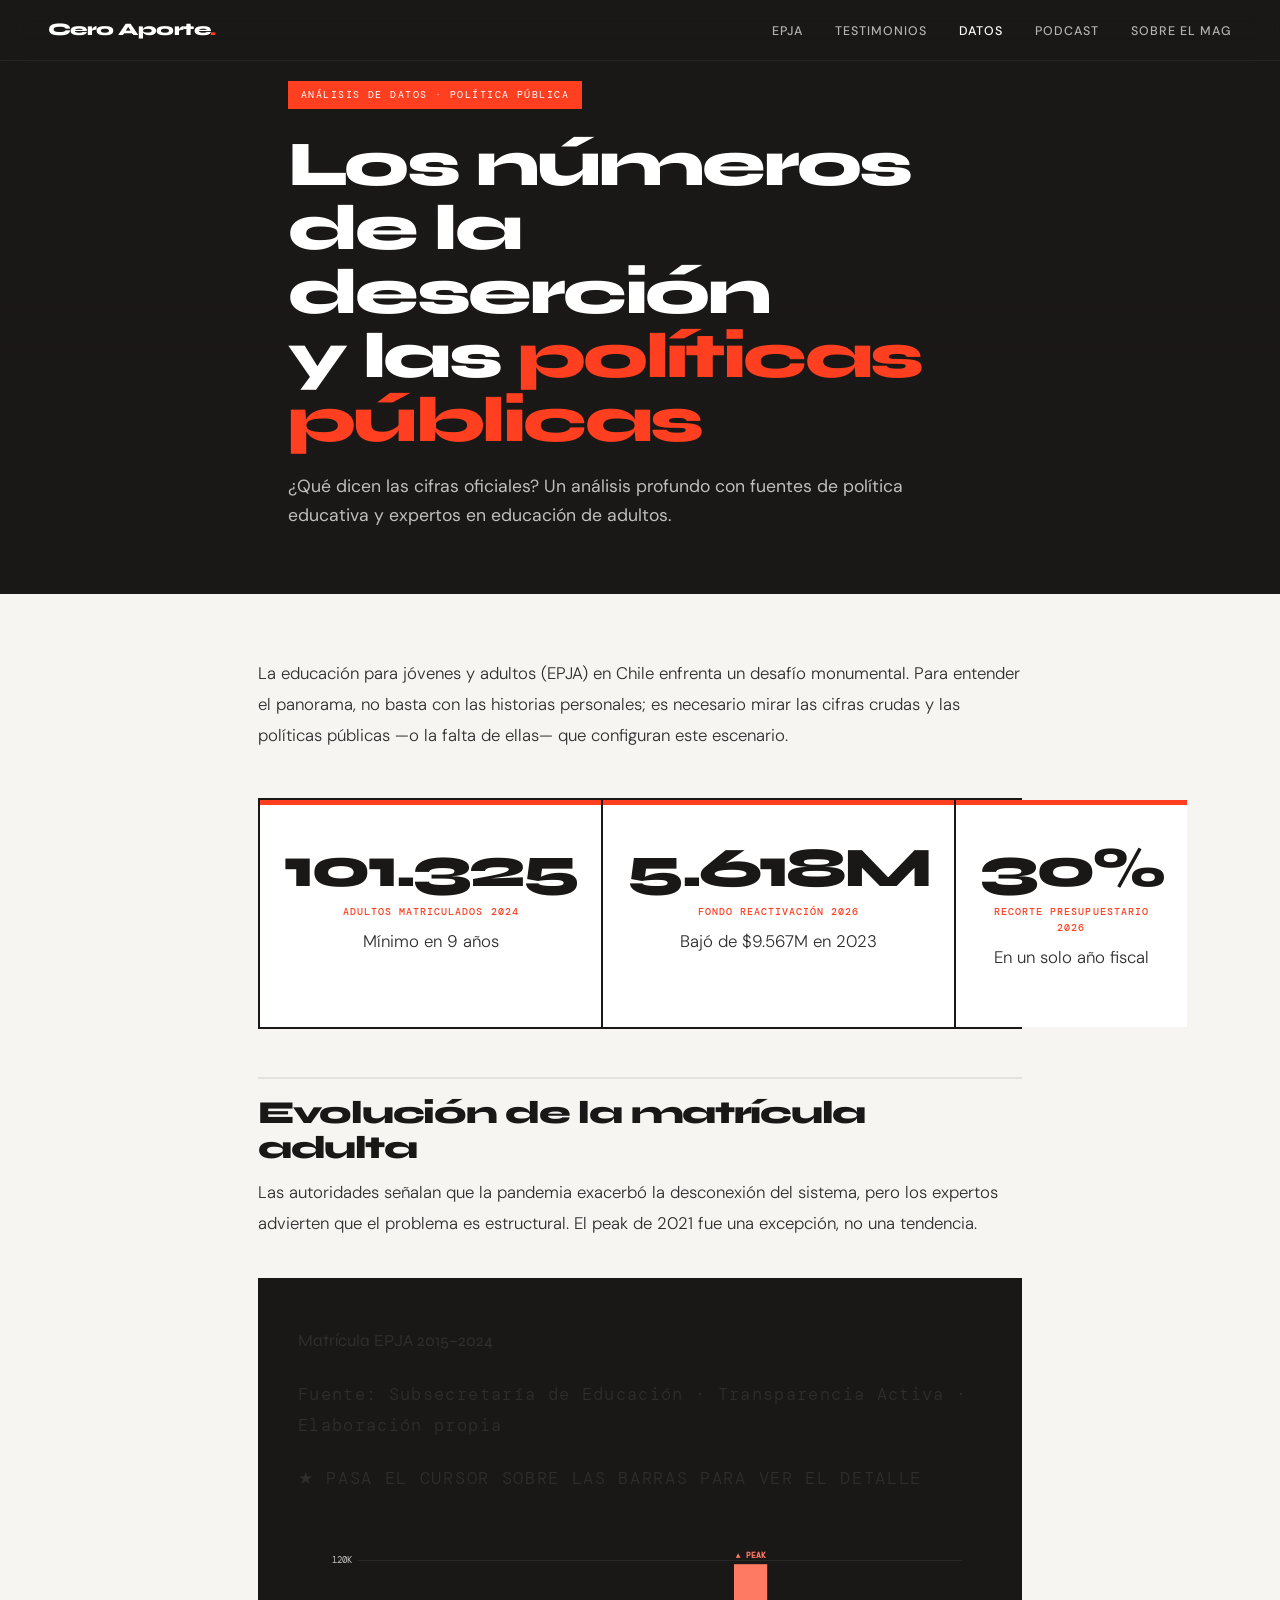
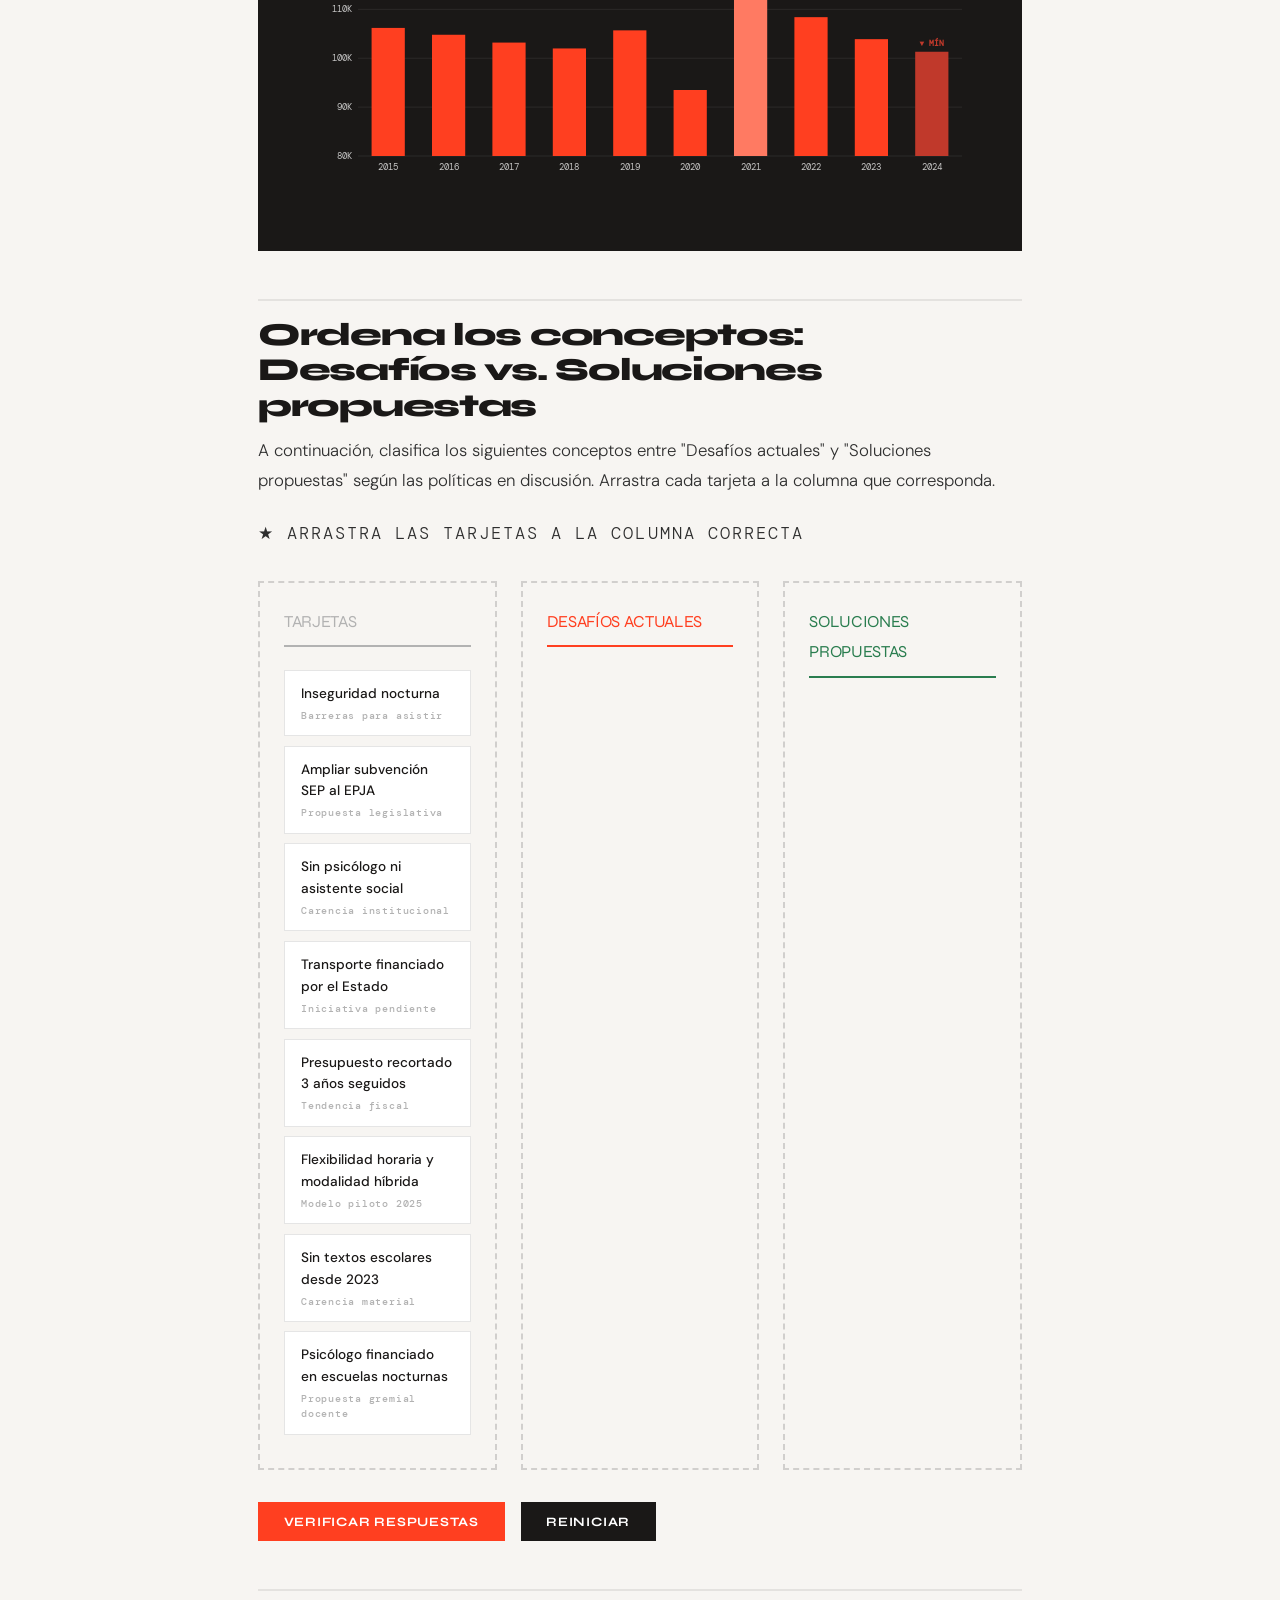
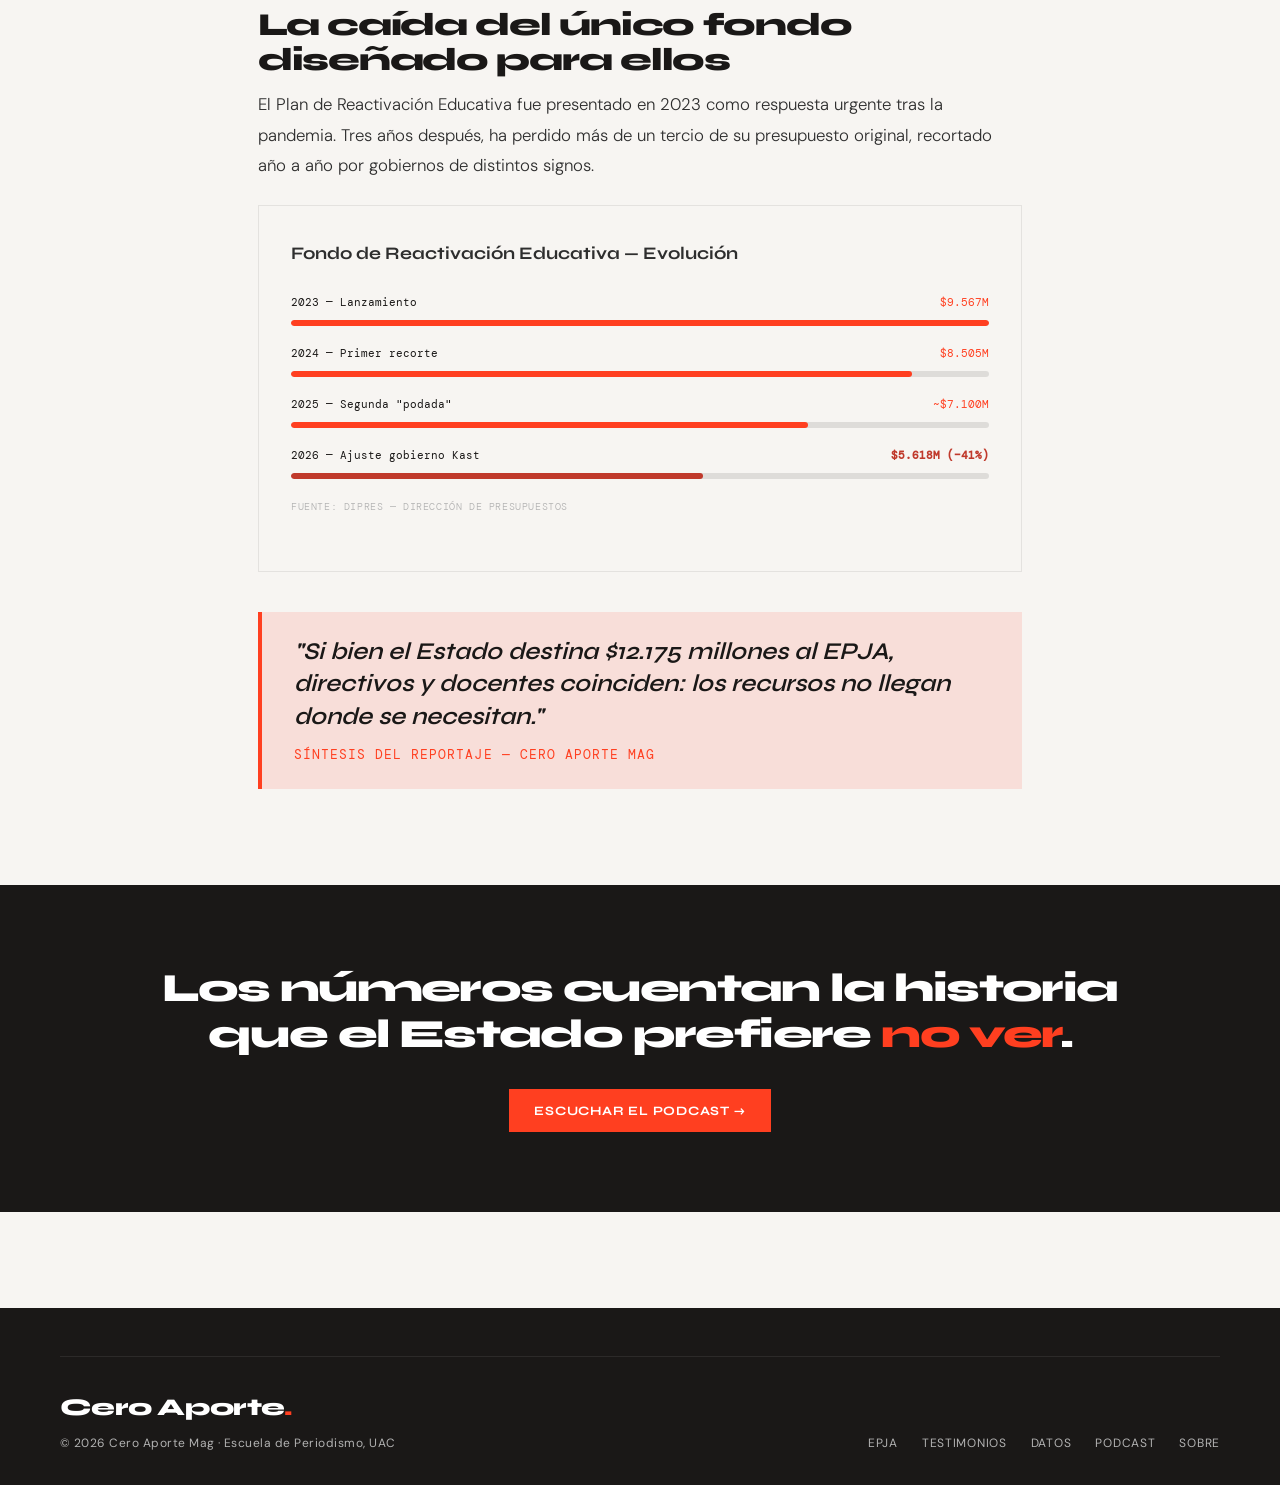
<file: datos.html>
<!DOCTYPE html>
<html lang="es">
<head>
  <meta charset="UTF-8" />
  <meta name="viewport" content="width=device-width, initial-scale=1.0" />
  <title>Datos — Cero Aporte Mag</title>
  <link rel="stylesheet" href="style.css" />
  <style>
    /* ---- HERO ---- */
    .rep-hero {
      min-height: 60vh;
      background: var(--black);
      display: flex;
      align-items: flex-end;
      padding-bottom: 4rem;
      padding-top: 5rem;
      position: relative;
      overflow: hidden;
    }
    .rep-hero-bg {
      position: absolute; inset: 0;
      background:
        linear-gradient(to bottom, rgba(26,24,23,0.55) 0%, rgba(26,24,23,0.97) 70%),
        url('https://i.imgur.com/JNuo0U7.jpeg') center/cover no-repeat;
    }
    .rep-hero-inner { position: relative; z-index: 2; max-width: 800px; }
    .rep-hero-category {
      display: inline-flex;
      background: var(--red);
      color: var(--white);
      font-family: var(--font-mono);
      font-size: 0.65rem;
      letter-spacing: 0.14em;
      text-transform: uppercase;
      padding: 0.35rem 0.8rem;
      margin-bottom: 1.5rem;
    }
    .rep-hero-title {
      font-family: var(--font-display);
      font-size: clamp(2rem, 5.5vw, 4rem);
      font-weight: 800;
      letter-spacing: -0.04em;
      line-height: 1.0;
      color: var(--white);
      margin-bottom: 1.2rem;
    }
    .rep-hero-title em { color: var(--red); font-style: normal; }
    .rep-hero-deck {
      font-size: clamp(0.95rem, 1.5vw, 1.1rem);
      color: rgba(255,255,255,0.72);
      line-height: 1.65;
      max-width: 58ch;
    }

    /* ---- LAYOUT ---- */
    .article-wrap {
      max-width: 860px;
      margin: 0 auto;
      padding: 4rem clamp(1.5rem, 5vw, 3rem) 0;
    }
    .article-wrap p {
      font-size: 1.05rem;
      line-height: 1.82;
      color: #2e2e2e;
      margin-bottom: 1.4rem;
      font-weight: 300;
    }
    .article-wrap h2 {
      font-family: var(--font-display);
      font-size: clamp(1.4rem, 3vw, 2rem);
      font-weight: 800;
      letter-spacing: -0.04em;
      line-height: 1.1;
      color: var(--black);
      margin: 3rem 0 0.75rem;
      padding-top: 1rem;
      border-top: 2px solid rgba(0,0,0,0.08);
    }
    .article-wrap h3 {
      font-family: var(--font-display);
      font-size: 1.1rem;
      font-weight: 700;
      color: var(--black);
      margin: 2rem 0 0.5rem;
    }

    /* ---- GRÁFICO INTERACTIVO ---- */
    .chart-section {
      background: var(--black);
      padding: 3rem 2.5rem;
      margin: 2.5rem 0;
    }
    .chart-title {
      font-family: var(--font-display);
      font-size: 1.2rem;
      font-weight: 700;
      color: var(--white);
      margin-bottom: 0.3rem;
    }
    .chart-subtitle {
      font-family: var(--font-mono);
      font-size: 0.65rem;
      letter-spacing: 0.08em;
      color: var(--greige);
      margin-bottom: 0.5rem;
    }
    /* Tooltip del gráfico */
    .chart-tooltip-hint {
      font-family: var(--font-mono);
      font-size: 0.62rem;
      letter-spacing: 0.1em;
      text-transform: uppercase;
      color: var(--red);
      margin-bottom: 2rem;
    }
    /* Canvas wrapper */
    .canvas-wrap {
      position: relative;
    }
    canvas#matriculaChart {
      width: 100% !important;
      cursor: crosshair;
    }
    .chart-tooltip {
      position: absolute;
      background: var(--white);
      color: var(--black);
      padding: 0.6rem 0.9rem;
      font-family: var(--font-mono);
      font-size: 0.7rem;
      letter-spacing: 0.06em;
      pointer-events: none;
      display: none;
      box-shadow: 0 4px 16px rgba(0,0,0,0.2);
      z-index: 10;
      white-space: nowrap;
    }

    /* ---- CARD SORTING ---- */
    .sorting-intro {
      font-family: var(--font-mono);
      font-size: 0.65rem;
      letter-spacing: 0.12em;
      text-transform: uppercase;
      color: var(--red);
      margin-bottom: 1.5rem;
    }
    .sorting-layout {
      display: grid;
      grid-template-columns: 1fr 1fr;
      gap: 1.5rem;
      margin: 2rem 0;
    }
    .sorting-col {
      border: 2px dashed rgba(0,0,0,0.15);
      padding: 1.5rem;
      min-height: 200px;
      transition: border-color 0.2s, background 0.2s;
    }
    .sorting-col.drag-over {
      border-color: var(--red);
      background: var(--red-dim);
    }
    .sorting-col-title {
      font-family: var(--font-display);
      font-size: 0.85rem;
      font-weight: 800;
      letter-spacing: -0.02em;
      text-transform: uppercase;
      margin-bottom: 1rem;
      padding-bottom: 0.5rem;
      border-bottom: 2px solid currentColor;
    }
    .col-desafios .sorting-col-title { color: var(--red); border-color: var(--red); }
    .col-soluciones .sorting-col-title { color: #2a7d4f; border-color: #2a7d4f; }
    .col-banco .sorting-col-title { color: var(--greige); border-color: var(--greige); }

    .sorting-card {
      background: var(--white);
      border: 1px solid rgba(0,0,0,0.1);
      padding: 0.75rem 1rem;
      margin-bottom: 0.6rem;
      font-size: 0.85rem;
      font-weight: 500;
      color: var(--black);
      cursor: grab;
      transition: box-shadow 0.2s, transform 0.2s;
      user-select: none;
    }
    .sorting-card:active { cursor: grabbing; }
    .sorting-card:hover {
      box-shadow: 0 4px 12px rgba(0,0,0,0.1);
      transform: translateY(-1px);
    }
    .sorting-card.dragging {
      opacity: 0.4;
      transform: scale(0.97);
    }
    .sorting-card-hint {
      font-family: var(--font-mono);
      font-size: 0.6rem;
      letter-spacing: 0.08em;
      color: var(--greige);
      display: block;
      margin-top: 0.2rem;
    }
    .sorting-result {
      margin-top: 1rem;
      padding: 1rem;
      font-family: var(--font-mono);
      font-size: 0.72rem;
      letter-spacing: 0.06em;
      display: none;
    }
    .sorting-result.correct { background: rgba(42,125,79,0.1); color: #2a7d4f; }
    .sorting-result.wrong   { background: var(--red-dim); color: var(--red); }
    .sorting-result.show    { display: block; }

    .sorting-actions {
      display: flex;
      gap: 1rem;
      margin-top: 1.5rem;
      flex-wrap: wrap;
    }

    /* ---- BANCO DE TARJETAS (TRES COLUMNAS) ---- */
    .sorting-three {
      grid-template-columns: 1fr 1fr 1fr;
    }

    /* ---- STAT CARDS DATOS ---- */
    .data-stats {
      display: grid;
      grid-template-columns: repeat(3, 1fr);
      gap: 0;
      margin: 3rem 0;
      border: 2px solid var(--black);
    }
    .data-stat {
      background: var(--white);
      padding: 2.5rem 1.5rem 2rem;
      text-align: center;
      position: relative;
      border-right: 2px solid var(--black);
    }
    .data-stat:last-child { border-right: none; }
    .data-stat::before {
      content: '';
      display: block;
      width: 100%;
      height: 5px;
      background: var(--red);
      position: absolute;
      top: 0; left: 0;
    }
    .data-stat-num {
      font-family: var(--font-display);
      font-size: clamp(2rem, 5vw, 3.5rem);
      font-weight: 800;
      letter-spacing: -0.05em;
      color: var(--black);
      line-height: 1;
      display: block;
    }
    .data-stat-label {
      font-family: var(--font-mono);
      font-size: 0.65rem;
      letter-spacing: 0.1em;
      text-transform: uppercase;
      color: var(--red);
      margin-top: 0.5rem;
      display: block;
      line-height: 1.5;
      font-weight: 500;
    }
    .data-stat-context {
      font-size: 0.75rem;
      color: #5a5a5a;
      margin-top: 0.4rem;
      line-height: 1.4;
    }

    /* ---- CIERRE ---- */
    .closing-strip {
      background: var(--black);
      padding: 5rem clamp(1.5rem, 5vw, 3rem);
      text-align: center;
      margin-top: 6rem;
    }
    .closing-strip p {
      font-family: var(--font-display);
      font-size: clamp(1.4rem, 3.5vw, 2.5rem);
      font-weight: 800;
      letter-spacing: -0.04em;
      line-height: 1.15;
      color: var(--white);
      max-width: 24ch;
      margin: 0 auto 2rem;
    }
    .closing-strip p em { color: var(--red); font-style: normal; }

    @media (max-width: 720px) {
      .sorting-layout { grid-template-columns: 1fr; }
      .sorting-three  { grid-template-columns: 1fr; }
      .data-stats { grid-template-columns: 1fr; }
    }
  </style>
</head>
<body>

<!-- NAV -->
<nav class="nav">
  <a href="index.html" class="nav-logo">Cero Aporte<span>.</span></a>
  <ul class="nav-links">
    <li><a href="reportaje-epja.html">EPJA</a></li>
    <li><a href="testimonios.html">Testimonios</a></li>
    <li><a href="datos.html" style="color:var(--white);">Datos</a></li>
    <li><a href="podcast.html">Podcast</a></li>
    <li><a href="index.html#sobre">Sobre el Mag</a></li>
  </ul>
</nav>

<!-- HERO -->
<section class="rep-hero">
  <div class="rep-hero-bg"></div>
  <div class="rep-hero-inner container">
    <span class="rep-hero-category">Análisis de datos · Política pública</span>
    <h1 class="rep-hero-title">Los números de la deserción<br>y las <em>políticas públicas</em></h1>
    <p class="rep-hero-deck">¿Qué dicen las cifras oficiales? Un análisis profundo con fuentes de política educativa y expertos en educación de adultos.</p>
  </div>
</section>

<!-- CUERPO -->
<main class="article-wrap">

  <p class="reveal">La educación para jóvenes y adultos (EPJA) en Chile enfrenta un desafío monumental. Para entender el panorama, no basta con las historias personales; es necesario mirar las cifras crudas y las políticas públicas —o la falta de ellas— que configuran este escenario.</p>

  <!-- STATS -->
  <div class="data-stats reveal">
    <div class="data-stat">
      <span class="data-stat-num" data-count="101325" data-suffix="">0</span>
      <span class="data-stat-label">Adultos matriculados 2024</span>
      <p class="data-stat-context">Mínimo en 9 años</p>
    </div>
    <div class="data-stat">
      <span class="data-stat-num" data-count="5618" data-suffix="M">0</span>
      <span class="data-stat-label">Fondo reactivación 2026</span>
      <p class="data-stat-context">Bajó de $9.567M en 2023</p>
    </div>
    <div class="data-stat">
      <span class="data-stat-num" data-count="30" data-suffix="%">0</span>
      <span class="data-stat-label">Recorte presupuestario 2026</span>
      <p class="data-stat-context">En un solo año fiscal</p>
    </div>
  </div>

  <!-- GRÁFICO INTERACTIVO -->
  <h2 class="reveal">Evolución de la matrícula adulta</h2>
  <p class="reveal">Las autoridades señalan que la pandemia exacerbó la desconexión del sistema, pero los expertos advierten que el problema es estructural. El peak de 2021 fue una excepción, no una tendencia.</p>

  <div class="chart-section reveal">
    <p class="chart-title">Matrícula EPJA 2015–2024</p>
    <p class="chart-subtitle">Fuente: Subsecretaría de Educación · Transparencia Activa · Elaboración propia</p>
    <p class="chart-tooltip-hint">★ Pasa el cursor sobre las barras para ver el detalle</p>
    <div class="canvas-wrap">
      <canvas id="matriculaChart" height="280"></canvas>
      <div class="chart-tooltip" id="chartTooltip"></div>
    </div>
  </div>

  <!-- CARD SORTING -->
  <h2 class="reveal">Ordena los conceptos: Desafíos vs. Soluciones propuestas</h2>
  <p class="reveal">A continuación, clasifica los siguientes conceptos entre "Desafíos actuales" y "Soluciones propuestas" según las políticas en discusión. Arrastra cada tarjeta a la columna que corresponda.</p>

  <div class="reveal">
    <p class="sorting-intro">★ Arrastra las tarjetas a la columna correcta</p>

    <div class="sorting-layout sorting-three">
      <!-- BANCO -->
      <div class="sorting-col col-banco" id="banco" ondragover="allowDrop(event)" ondrop="drop(event, 'banco')">
        <p class="sorting-col-title">Tarjetas</p>
        <div class="sorting-card" draggable="true" ondragstart="drag(event)" id="c1" data-answer="desafio">
          Inseguridad nocturna
          <span class="sorting-card-hint">Barreras para asistir</span>
        </div>
        <div class="sorting-card" draggable="true" ondragstart="drag(event)" id="c2" data-answer="solucion">
          Ampliar subvención SEP al EPJA
          <span class="sorting-card-hint">Propuesta legislativa</span>
        </div>
        <div class="sorting-card" draggable="true" ondragstart="drag(event)" id="c3" data-answer="desafio">
          Sin psicólogo ni asistente social
          <span class="sorting-card-hint">Carencia institucional</span>
        </div>
        <div class="sorting-card" draggable="true" ondragstart="drag(event)" id="c4" data-answer="solucion">
          Transporte financiado por el Estado
          <span class="sorting-card-hint">Iniciativa pendiente</span>
        </div>
        <div class="sorting-card" draggable="true" ondragstart="drag(event)" id="c5" data-answer="desafio">
          Presupuesto recortado 3 años seguidos
          <span class="sorting-card-hint">Tendencia fiscal</span>
        </div>
        <div class="sorting-card" draggable="true" ondragstart="drag(event)" id="c6" data-answer="solucion">
          Flexibilidad horaria y modalidad híbrida
          <span class="sorting-card-hint">Modelo piloto 2025</span>
        </div>
        <div class="sorting-card" draggable="true" ondragstart="drag(event)" id="c7" data-answer="desafio">
          Sin textos escolares desde 2023
          <span class="sorting-card-hint">Carencia material</span>
        </div>
        <div class="sorting-card" draggable="true" ondragstart="drag(event)" id="c8" data-answer="solucion">
          Psicólogo financiado en escuelas nocturnas
          <span class="sorting-card-hint">Propuesta gremial docente</span>
        </div>
      </div>

      <!-- DESAFÍOS -->
      <div class="sorting-col col-desafios" id="desafio" ondragover="allowDrop(event)" ondrop="drop(event, 'desafio')">
        <p class="sorting-col-title">Desafíos actuales</p>
      </div>

      <!-- SOLUCIONES -->
      <div class="sorting-col col-soluciones" id="solucion" ondragover="allowDrop(event)" ondrop="drop(event, 'solucion')">
        <p class="sorting-col-title">Soluciones propuestas</p>
      </div>
    </div>

    <div class="sorting-actions">
      <button class="btn btn-red" onclick="verificarSorting()">Verificar respuestas</button>
      <button class="btn btn-dark" onclick="resetSorting()">Reiniciar</button>
    </div>
    <div class="sorting-result" id="sortingResult"></div>
  </div>

  <!-- PRESUPUESTO -->
  <h2 class="reveal">La caída del único fondo diseñado para ellos</h2>
  <p class="reveal">El Plan de Reactivación Educativa fue presentado en 2023 como respuesta urgente tras la pandemia. Tres años después, ha perdido más de un tercio de su presupuesto original, recortado año a año por gobiernos de distintos signos.</p>

  <div class="reveal">
    <div style="background:var(--cream);border:1px solid rgba(0,0,0,0.08);padding:2rem;margin:1.5rem 0;">
      <p style="font-family:var(--font-display);font-size:1.1rem;font-weight:700;margin-bottom:1.5rem;">Fondo de Reactivación Educativa — Evolución</p>
      <div style="margin-bottom:1.2rem;">
        <div style="display:flex;justify-content:space-between;font-family:var(--font-mono);font-size:0.7rem;margin-bottom:0.4rem;"><span>2023 — Lanzamiento</span><span style="color:var(--red);">$9.567M</span></div>
        <div class="progress-bar"><div class="progress-fill" data-width="100%"></div></div>
      </div>
      <div style="margin-bottom:1.2rem;">
        <div style="display:flex;justify-content:space-between;font-family:var(--font-mono);font-size:0.7rem;margin-bottom:0.4rem;"><span>2024 — Primer recorte</span><span style="color:var(--red);">$8.505M</span></div>
        <div class="progress-bar"><div class="progress-fill" data-width="89%"></div></div>
      </div>
      <div style="margin-bottom:1.2rem;">
        <div style="display:flex;justify-content:space-between;font-family:var(--font-mono);font-size:0.7rem;margin-bottom:0.4rem;"><span>2025 — Segunda "podada"</span><span style="color:var(--red);">~$7.100M</span></div>
        <div class="progress-bar"><div class="progress-fill" data-width="74%"></div></div>
      </div>
      <div>
        <div style="display:flex;justify-content:space-between;font-family:var(--font-mono);font-size:0.7rem;margin-bottom:0.4rem;"><span>2026 — Ajuste gobierno Kast</span><span style="color:#c0392b;font-weight:700;">$5.618M (−41%)</span></div>
        <div class="progress-bar"><div class="progress-fill" data-width="59%" style="background:#c0392b;"></div></div>
      </div>
      <p style="font-family:var(--font-mono);font-size:0.62rem;color:var(--greige);margin-top:1.2rem;letter-spacing:0.06em;text-transform:uppercase;">Fuente: DIPRES — Dirección de Presupuestos</p>
    </div>
  </div>

  <div class="pull-quote reveal">
    <blockquote>"Si bien el Estado destina $12.175 millones al EPJA, directivos y docentes coinciden: los recursos no llegan donde se necesitan."</blockquote>
    <cite>Síntesis del reportaje — Cero Aporte Mag</cite>
  </div>

</main>

<!-- CIERRE -->
<div class="closing-strip">
  <p>Los números cuentan la historia que el Estado prefiere <em>no ver</em>.</p>
  <a href="podcast.html" class="btn btn-red">Escuchar el podcast →</a>
</div>

<!-- FOOTER -->
<footer class="site-footer">
  <div class="footer-inner">
    <div>
      <div class="footer-brand">Cero Aporte<span>.</span></div>
      <p class="footer-copy">© 2026 Cero Aporte Mag · Escuela de Periodismo, UAC</p>
    </div>
    <nav class="footer-nav">
      <a href="reportaje-epja.html">EPJA</a>
      <a href="testimonios.html">Testimonios</a>
      <a href="datos.html">Datos</a>
      <a href="podcast.html">Podcast</a>
      <a href="index.html#sobre">Sobre</a>
    </nav>
  </div>
</footer>

<script src="main.js"></script>
<script>
/* ---- GRÁFICO CANVAS ---- */
const datos = [
  { year: '2015', val: 106200 },
  { year: '2016', val: 104800 },
  { year: '2017', val: 103200 },
  { year: '2018', val: 102000 },
  { year: '2019', val: 105700 },
  { year: '2020', val: 93500  },
  { year: '2021', val: 119235 },
  { year: '2022', val: 108400 },
  { year: '2023', val: 103900 },
  { year: '2024', val: 101325 },
];

function drawChart() {
  const canvas = document.getElementById('matriculaChart');
  const tooltip = document.getElementById('chartTooltip');
  if (!canvas) return;
  const ctx = canvas.getContext('2d');
  const W = canvas.offsetWidth;
  const H = 280;
  canvas.width = W;
  canvas.height = H;

  const pad = { top: 20, right: 20, bottom: 40, left: 60 };
  const chartW = W - pad.left - pad.right;
  const chartH = H - pad.top - pad.bottom;
  const maxVal = 125000;
  const minVal = 80000;
  const range = maxVal - minVal;

  const barW = (chartW / datos.length) * 0.55;
  const gap  = (chartW / datos.length) * 0.45;

  ctx.clearRect(0, 0, W, H);

  // Líneas de guía
  ctx.strokeStyle = 'rgba(255,255,255,0.08)';
  ctx.lineWidth = 1;
  [80000, 90000, 100000, 110000, 120000].forEach(v => {
    const y = pad.top + chartH - ((v - minVal) / range) * chartH;
    ctx.beginPath();
    ctx.moveTo(pad.left, y);
    ctx.lineTo(pad.left + chartW, y);
    ctx.stroke();
    ctx.fillStyle = 'rgba(255,255,255,0.75)';
    ctx.font = '9px DM Mono, monospace';
    ctx.textAlign = 'right';
    ctx.fillText((v / 1000).toFixed(0) + 'K', pad.left - 6, y + 3);
  });

  // Barras
  const barRects = [];
  datos.forEach((d, i) => {
    const x = pad.left + i * (barW + gap) + gap / 2;
    const barH2 = ((d.val - minVal) / range) * chartH;
    const y = pad.top + chartH - barH2;
    const isPeak = d.year === '2021';
    const isLow  = d.year === '2024';

    ctx.fillStyle = isPeak ? '#ff7a62' : isLow ? '#c0392b' : '#FF3F20';
    ctx.fillRect(x, y, barW, barH2);
    barRects.push({ x, y, w: barW, h: barH2, d });

    // Etiqueta año
    ctx.fillStyle = 'rgba(255,255,255,0.75)';
    ctx.font = '9px DM Mono, monospace';
    ctx.textAlign = 'center';
    ctx.fillText(d.year, x + barW / 2, H - pad.bottom + 14);

    // Etiqueta peak / low
    if (isPeak || isLow) {
      ctx.fillStyle = isPeak ? '#ff7a62' : '#c0392b';
      ctx.font = 'bold 8px DM Mono, monospace';
      ctx.fillText(isPeak ? '▲ PEAK' : '▼ MÍN', x + barW / 2, y - 6);
    }
  });

  // Hover
  canvas.onmousemove = (e) => {
    const rect = canvas.getBoundingClientRect();
    const mx = e.clientX - rect.left;
    const my = e.clientY - rect.top;
    let found = false;
    barRects.forEach(b => {
      if (mx >= b.x && mx <= b.x + b.w && my >= b.y && my <= b.y + b.h) {
        found = true;
        tooltip.style.display = 'block';
        tooltip.style.left = (b.x + b.w + 6) + 'px';
        tooltip.style.top  = (b.y) + 'px';
        tooltip.innerHTML = `<strong>${b.d.year}</strong><br>${b.d.val.toLocaleString('es-CL')} estudiantes`;
      }
    });
    if (!found) tooltip.style.display = 'none';
  };
  canvas.onmouseleave = () => tooltip.style.display = 'none';
}

window.addEventListener('load', drawChart);
window.addEventListener('resize', drawChart);

/* ---- DRAG & DROP CARD SORTING ---- */
let draggedId = null;

function drag(e) {
  draggedId = e.target.id;
  e.target.classList.add('dragging');
  setTimeout(() => e.target.classList.remove('dragging'), 0);
}
function allowDrop(e) { e.preventDefault(); }
function drop(e, colId) {
  e.preventDefault();
  const card = document.getElementById(draggedId);
  const col  = document.getElementById(colId);
  if (card && col) {
    col.appendChild(card);
    document.getElementById('sortingResult').classList.remove('show');
  }
  document.querySelectorAll('.sorting-col').forEach(c => c.classList.remove('drag-over'));
}

document.querySelectorAll('.sorting-col').forEach(col => {
  col.addEventListener('dragover', (e) => {
    e.preventDefault();
    col.classList.add('drag-over');
  });
  col.addEventListener('dragleave', () => col.classList.remove('drag-over'));
  col.addEventListener('drop', () => col.classList.remove('drag-over'));
});

function verificarSorting() {
  const result = document.getElementById('sortingResult');
  const desafioCol = document.getElementById('desafio');
  const solucionCol = document.getElementById('solucion');
  let correctas = 0, total = 0;

  [...desafioCol.querySelectorAll('.sorting-card')].forEach(c => {
    total++;
    if (c.dataset.answer === 'desafio') correctas++;
  });
  [...solucionCol.querySelectorAll('.sorting-card')].forEach(c => {
    total++;
    if (c.dataset.answer === 'solucion') correctas++;
  });

  if (total === 0) {
    result.className = 'sorting-result wrong show';
    result.textContent = 'Mueve al menos una tarjeta antes de verificar.';
    return;
  }

  if (correctas === 8 && total === 8) {
    result.className = 'sorting-result correct show';
    result.textContent = '✓ ¡Perfecto! Clasificaste correctamente los 8 conceptos.';
  } else {
    result.className = 'sorting-result wrong show';
    result.textContent = `${correctas} de 8 correctas. Revisa las que quedaron en el banco o están en la columna incorrecta.`;
  }
}

function resetSorting() {
  const banco = document.getElementById('banco');
  document.querySelectorAll('.sorting-card').forEach(c => banco.appendChild(c));
  document.getElementById('sortingResult').classList.remove('show');
}
</script>
</body>
</html>
</file>
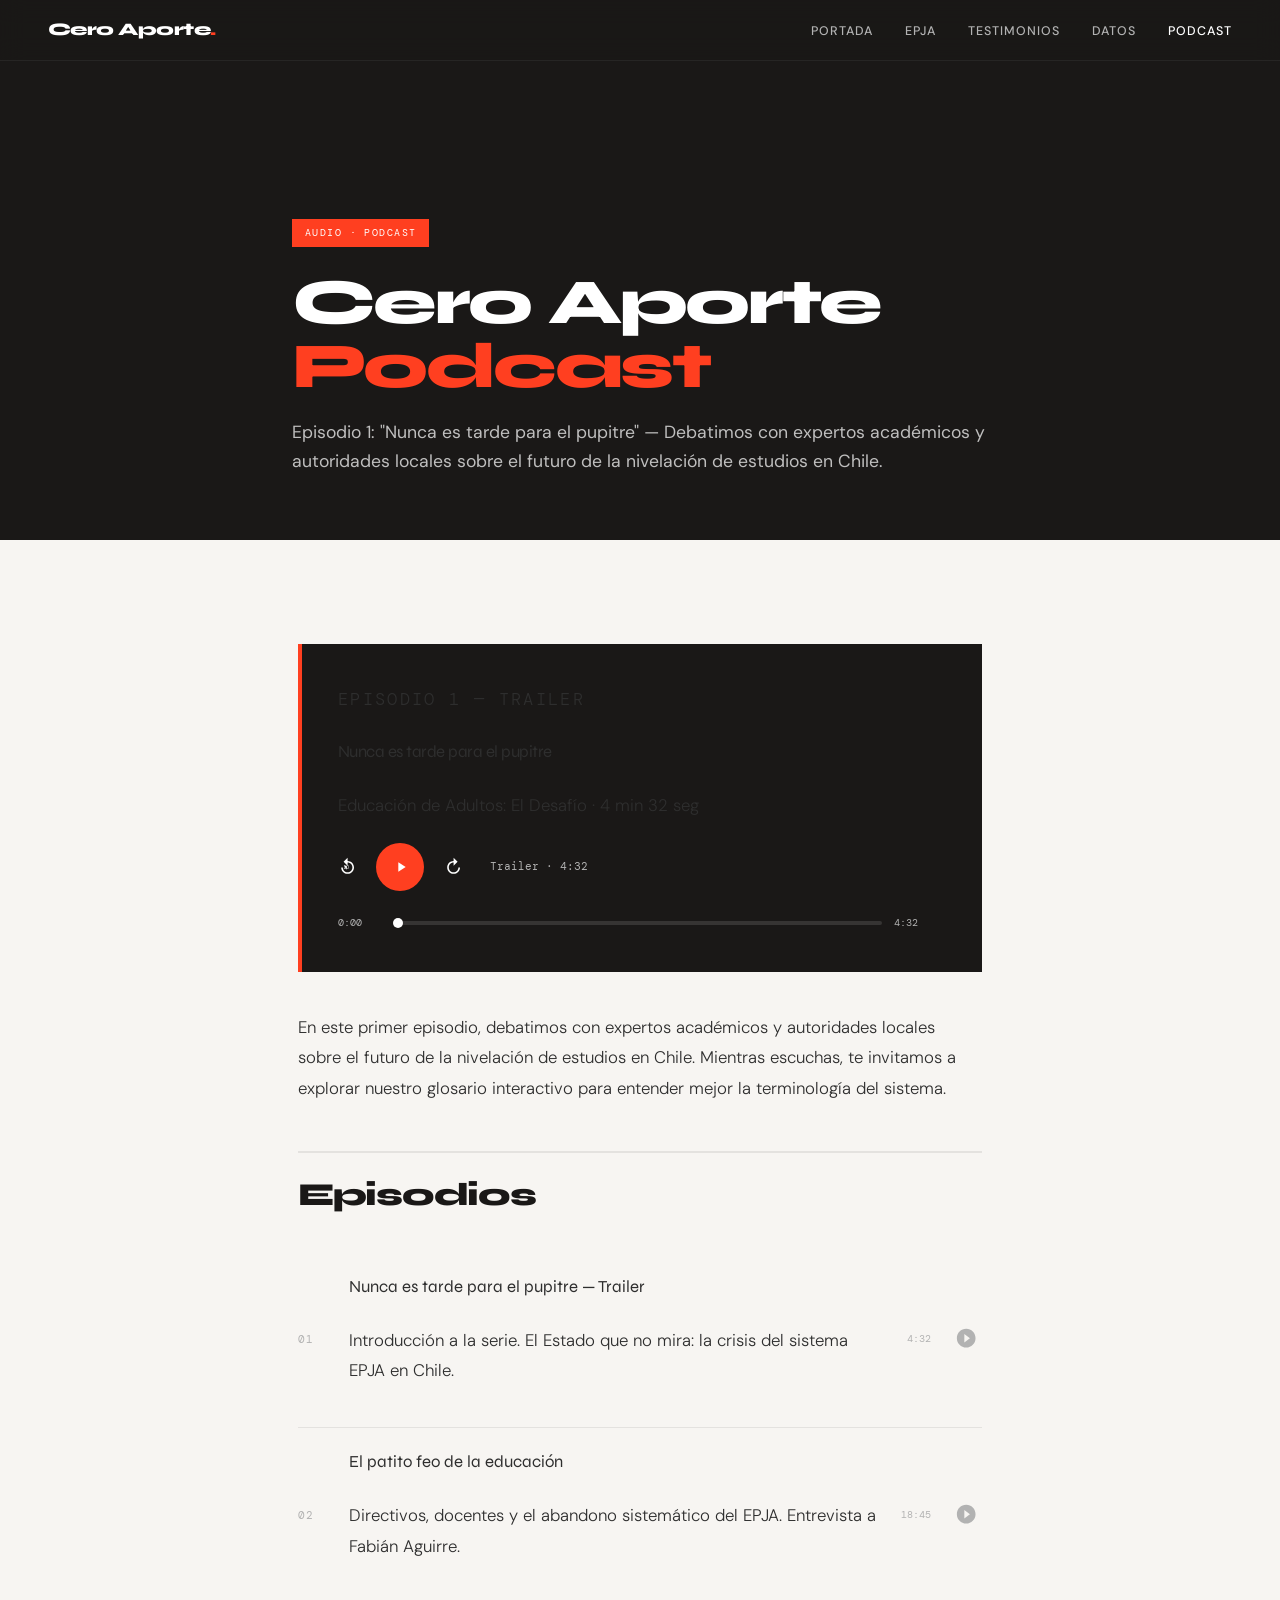
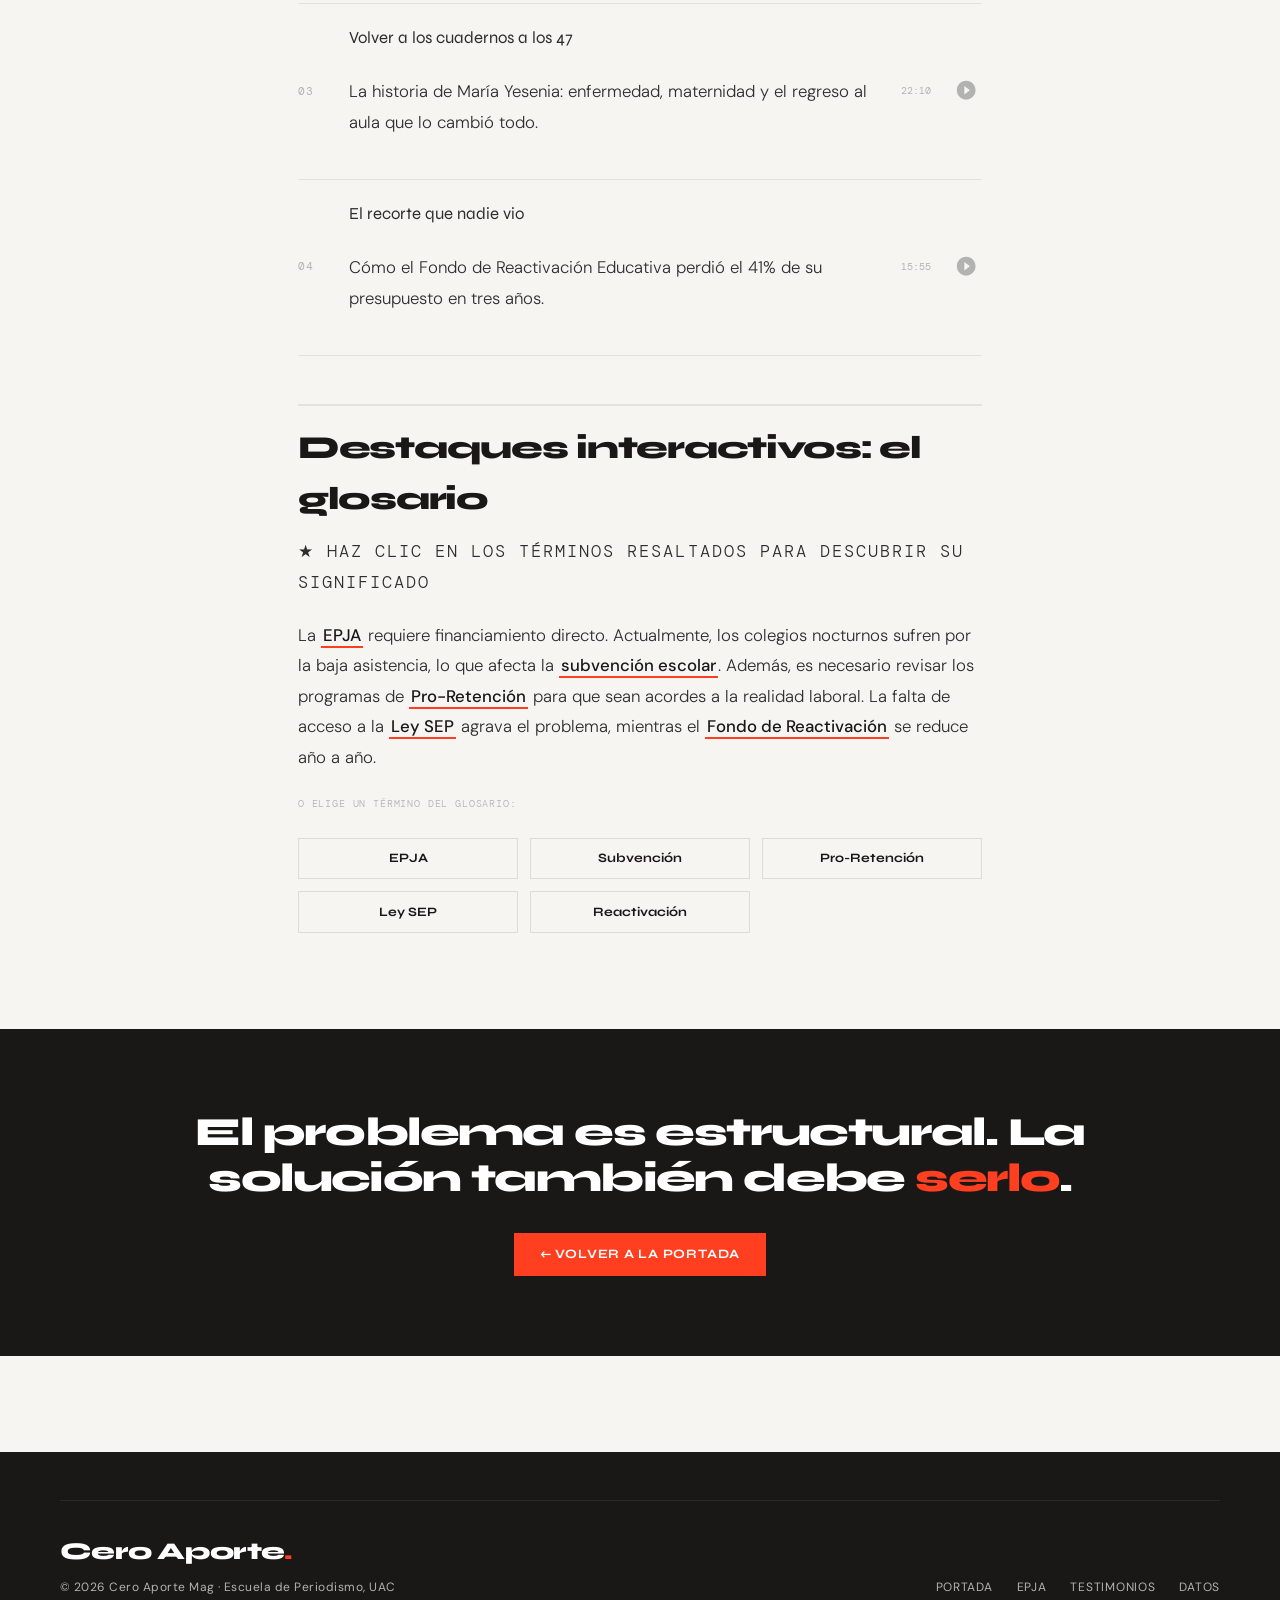
<file: podcast.html>
<!DOCTYPE html>
<html lang="es">
<head>
  <meta charset="UTF-8" />
  <meta name="viewport" content="width=device-width, initial-scale=1.0" />
  <title>Podcast — Cero Aporte Mag</title>
  <link rel="stylesheet" href="style.css" />
  <style>
    /* ---- HERO ---- */
    .rep-hero {
      min-height: 60vh;
      background: var(--black);
      display: flex;
      align-items: flex-end;
      padding-bottom: 4rem;
      padding-top: 5rem;
      position: relative;
      overflow: hidden;
    }
    .rep-hero-bg {
      position: absolute; inset: 0;
      background:
        linear-gradient(to bottom, rgba(26,24,23,0.5) 0%, rgba(26,24,23,0.97) 65%),
        url('https://i.imgur.com/2T3omiF.jpeg') center/cover no-repeat;
    }
    .rep-hero-inner { position: relative; z-index: 2; max-width: 800px; }
    .rep-hero-category {
      display: inline-flex;
      background: var(--red);
      color: var(--white);
      font-family: var(--font-mono);
      font-size: 0.65rem;
      letter-spacing: 0.14em;
      text-transform: uppercase;
      padding: 0.35rem 0.8rem;
      margin-bottom: 1.5rem;
    }
    .rep-hero-title {
      font-family: var(--font-display);
      font-size: clamp(2rem, 5.5vw, 4rem);
      font-weight: 800;
      letter-spacing: -0.04em;
      line-height: 1.0;
      color: var(--white);
      margin-bottom: 1.2rem;
    }
    .rep-hero-title em { color: var(--red); font-style: normal; }
    .rep-hero-deck {
      font-size: clamp(0.95rem, 1.5vw, 1.1rem);
      color: rgba(255,255,255,0.72);
      line-height: 1.65;
      max-width: 58ch;
    }

    /* ---- LAYOUT ---- */
    .article-wrap {
      max-width: 780px;
      margin: 0 auto;
      padding: 4rem clamp(1.5rem, 5vw, 3rem) 0;
    }
    .article-wrap p {
      font-size: 1.05rem;
      line-height: 1.82;
      color: #2e2e2e;
      margin-bottom: 1.4rem;
      font-weight: 300;
    }
    .article-wrap h2 {
      font-family: var(--font-display);
      font-size: clamp(1.4rem, 3vw, 2rem);
      font-weight: 800;
      letter-spacing: -0.04em;
      color: var(--black);
      margin: 3rem 0 0.75rem;
      padding-top: 1rem;
      border-top: 2px solid rgba(0,0,0,0.08);
    }

    /* ---- PLAYER ---- */
    .player-card {
      background: var(--black);
      padding: 2.5rem;
      margin: 2.5rem 0;
      position: relative;
      overflow: hidden;
    }
    .player-card::before {
      content: '';
      position: absolute;
      top: 0; left: 0;
      width: 4px; height: 100%;
      background: var(--red);
    }
    .player-ep {
      font-family: var(--font-mono);
      font-size: 0.65rem;
      letter-spacing: 0.14em;
      text-transform: uppercase;
      color: var(--red);
      margin-bottom: 0.5rem;
    }
    .player-title {
      font-family: var(--font-display);
      font-size: clamp(1.1rem, 2.5vw, 1.6rem);
      font-weight: 800;
      letter-spacing: -0.03em;
      color: var(--white);
      margin-bottom: 0.5rem;
    }
    .player-subtitle {
      font-size: 0.85rem;
      color: var(--greige);
      margin-bottom: 2rem;
    }
    /* Controles */
    .player-controls {
      display: flex;
      align-items: center;
      gap: 1.2rem;
      margin-bottom: 1.5rem;
    }
    .player-btn {
      background: none;
      border: none;
      color: var(--white);
      cursor: pointer;
      padding: 0;
      display: flex;
      align-items: center;
      justify-content: center;
      transition: color 0.2s, transform 0.15s;
    }
    .player-btn:hover { color: var(--red); transform: scale(1.1); }
    .player-btn-play {
      width: 3rem; height: 3rem;
      border-radius: 50%;
      background: var(--red);
      color: var(--white);
    }
    .player-btn-play:hover { background: #e5361a; transform: scale(1.05); }
    .player-btn svg { width: 1.2rem; height: 1.2rem; fill: currentColor; }
    .player-btn-play svg { width: 1rem; height: 1rem; fill: white; margin-left: 2px; }
    /* Barra de progreso */
    .player-progress-wrap {
      display: flex;
      align-items: center;
      gap: 0.75rem;
    }
    .player-time {
      font-family: var(--font-mono);
      font-size: 0.65rem;
      color: var(--greige);
      white-space: nowrap;
      min-width: 3rem;
    }
    .player-bar {
      flex: 1;
      height: 4px;
      background: rgba(255,255,255,0.12);
      border-radius: 2px;
      cursor: pointer;
      position: relative;
    }
    .player-bar-fill {
      height: 100%;
      background: var(--red);
      border-radius: 2px;
      width: 0%;
      transition: width 0.5s linear;
      position: relative;
    }
    .player-bar-fill::after {
      content: '';
      position: absolute;
      right: -5px; top: 50%;
      transform: translateY(-50%);
      width: 10px; height: 10px;
      border-radius: 50%;
      background: var(--white);
    }
    /* Episodios lista */
    .ep-list { margin: 2rem 0; }
    .ep-item {
      display: flex;
      align-items: center;
      gap: 1.2rem;
      padding: 1.2rem 0;
      border-bottom: 1px solid rgba(0,0,0,0.08);
      cursor: pointer;
      transition: background 0.2s;
    }
    .ep-item:hover { background: rgba(255,63,32,0.04); }
    .ep-num {
      font-family: var(--font-mono);
      font-size: 0.7rem;
      letter-spacing: 0.08em;
      color: var(--greige);
      min-width: 2rem;
    }
    .ep-info { flex: 1; }
    .ep-title {
      font-family: var(--font-display);
      font-size: 0.92rem;
      font-weight: 700;
      color: var(--black);
      margin-bottom: 0.2rem;
    }
    .ep-desc {
      font-size: 0.78rem;
      color: #888;
      line-height: 1.45;
    }
    .ep-dur {
      font-family: var(--font-mono);
      font-size: 0.65rem;
      color: var(--greige);
      white-space: nowrap;
    }
    .ep-play-btn {
      background: none;
      border: none;
      color: var(--greige);
      cursor: pointer;
      transition: color 0.2s;
      padding: 0.3rem;
    }
    .ep-play-btn:hover { color: var(--red); }
    .ep-play-btn svg { width: 1.4rem; height: 1.4rem; fill: currentColor; }

    /* ---- GLOSARIO INTERACTIVO ---- */
    .glosario-intro {
      font-family: var(--font-mono);
      font-size: 0.65rem;
      letter-spacing: 0.12em;
      text-transform: uppercase;
      color: var(--red);
      margin-bottom: 1.5rem;
    }
    .glosario-text {
      font-size: 1.05rem;
      line-height: 1.82;
      color: #2e2e2e;
      margin-bottom: 1.5rem;
      font-weight: 300;
    }
    .gterm {
      cursor: pointer;
      border-bottom: 2px solid var(--red);
      color: var(--black);
      font-weight: 500;
      transition: background 0.2s;
      padding: 0 2px;
    }
    .gterm:hover, .gterm.active { background: rgba(255,63,32,0.12); }
    .glosario-panel {
      background: var(--black);
      color: var(--white);
      padding: 1.5rem 2rem;
      margin-top: 1.5rem;
      display: none;
      animation: fadeSlide 0.3s var(--ease-out);
    }
    .glosario-panel.active { display: block; }
    @keyframes fadeSlide {
      from { opacity: 0; transform: translateY(6px); }
      to   { opacity: 1; transform: none; }
    }
    .glosario-panel-term {
      font-family: var(--font-display);
      font-size: 1.1rem;
      font-weight: 800;
      color: var(--red);
      margin-bottom: 0.5rem;
      letter-spacing: -0.02em;
    }
    .glosario-panel-def {
      font-size: 0.9rem;
      color: rgba(255,255,255,0.8);
      line-height: 1.65;
    }
    .glosario-panel-context {
      margin-top: 0.75rem;
      font-family: var(--font-mono);
      font-size: 0.65rem;
      letter-spacing: 0.08em;
      color: var(--greige);
      text-transform: uppercase;
    }
    .glosario-grid {
      display: grid;
      grid-template-columns: repeat(3, 1fr);
      gap: 0.75rem;
      margin-top: 1.5rem;
    }
    .glosario-chip {
      background: var(--cream);
      border: 1px solid rgba(0,0,0,0.1);
      padding: 0.6rem 1rem;
      font-family: var(--font-display);
      font-size: 0.8rem;
      font-weight: 700;
      cursor: pointer;
      text-align: center;
      transition: all 0.2s;
    }
    .glosario-chip:hover, .glosario-chip.active {
      background: var(--red);
      color: var(--white);
      border-color: var(--red);
    }

    /* ---- CIERRE ---- */
    .closing-strip {
      background: var(--black);
      padding: 5rem clamp(1.5rem, 5vw, 3rem);
      text-align: center;
      margin-top: 6rem;
    }
    .closing-strip p {
      font-family: var(--font-display);
      font-size: clamp(1.4rem, 3.5vw, 2.5rem);
      font-weight: 800;
      letter-spacing: -0.04em;
      line-height: 1.15;
      color: var(--white);
      max-width: 24ch;
      margin: 0 auto 2rem;
    }
    .closing-strip p em { color: var(--red); font-style: normal; }

    @media (max-width: 640px) {
      .glosario-grid { grid-template-columns: 1fr 1fr; }
      .player-controls { gap: 0.8rem; }
    }
  </style>
</head>
<body>

<!-- NAV -->
<nav class="nav">
  <a href="index.html" class="nav-logo">Cero Aporte<span>.</span></a>
  <ul class="nav-links">
    <li><a href="index.html">Portada</a></li>
    <li><a href="reportaje-epja.html">EPJA</a></li>
    <li><a href="testimonios.html">Testimonios</a></li>
    <li><a href="datos.html">Datos</a></li>
    <li><a href="podcast.html" style="color:var(--white);">Podcast</a></li>
  </ul>
</nav>

<!-- HERO -->
<section class="rep-hero">
  <div class="rep-hero-bg"></div>
  <div class="rep-hero-inner container">
    <span class="rep-hero-category">Audio · Podcast</span>
    <h1 class="rep-hero-title">Cero Aporte<br><em>Podcast</em></h1>
    <p class="rep-hero-deck">Episodio 1: "Nunca es tarde para el pupitre" — Debatimos con expertos académicos y autoridades locales sobre el futuro de la nivelación de estudios en Chile.</p>
  </div>
</section>

<!-- CUERPO -->
<main class="article-wrap">

  <!-- PLAYER PRINCIPAL -->
  <div class="player-card reveal">
    <p class="player-ep">Episodio 1 — Trailer</p>
    <p class="player-title">Nunca es tarde para el pupitre</p>
    <p class="player-subtitle">Educación de Adultos: El Desafío · 4 min 32 seg</p>

    <div class="player-controls">
      <button class="player-btn" onclick="seekPct(-10)" title="Retroceder 10s">
        <svg viewBox="0 0 24 24"><path d="M12 5V1L7 6l5 5V7c3.31 0 6 2.69 6 6s-2.69 6-6 6-6-2.69-6-6H4c0 4.42 3.58 8 8 8s8-3.58 8-8-3.58-8-8-8zm-1 11v-4l-1.5-1.5L8 12l3 4z"/><text x="7" y="15" font-size="6" fill="currentColor">10</text></svg>
      </button>
      <button class="player-btn player-btn-play" id="playBtn" onclick="togglePlay()">
        <svg id="playIcon" viewBox="0 0 24 24"><path d="M8 5v14l11-7z"/></svg>
      </button>
      <button class="player-btn" onclick="seekPct(10)" title="Avanzar 10s">
        <svg viewBox="0 0 24 24"><path d="M12 5V1l5 5-5 5V7c-3.31 0-6 2.69-6 6s2.69 6 6 6 6-2.69 6-6h2c0 4.42-3.58 8-8 8s-8-3.58-8-8 3.58-8 8-8z"/></svg>
      </button>
      <span style="font-family:var(--font-mono);font-size:0.7rem;color:var(--greige);margin-left:0.5rem;" id="playerLabel">Trailer · 4:32</span>
    </div>

    <div class="player-progress-wrap">
      <span class="player-time" id="currentTime">0:00</span>
      <div class="player-bar" id="playerBar" onclick="seekClick(event)">
        <div class="player-bar-fill" id="playerFill"></div>
      </div>
      <span class="player-time" id="totalTime">4:32</span>
    </div>
  </div>

  <p class="reveal">En este primer episodio, debatimos con expertos académicos y autoridades locales sobre el futuro de la nivelación de estudios en Chile. Mientras escuchas, te invitamos a explorar nuestro glosario interactivo para entender mejor la terminología del sistema.</p>

  <!-- LISTA DE EPISODIOS -->
  <h2 class="reveal">Episodios</h2>

  <div class="ep-list reveal">
    <div class="ep-item" onclick="loadEp(0)">
      <span class="ep-num">01</span>
      <div class="ep-info">
        <p class="ep-title">Nunca es tarde para el pupitre — Trailer</p>
        <p class="ep-desc">Introducción a la serie. El Estado que no mira: la crisis del sistema EPJA en Chile.</p>
      </div>
      <span class="ep-dur">4:32</span>
      <button class="ep-play-btn"><svg viewBox="0 0 24 24"><path d="M12 2C6.48 2 2 6.48 2 12s4.48 10 10 10 10-4.48 10-10S17.52 2 12 2zm-2 14.5v-9l6 4.5-6 4.5z"/></svg></button>
    </div>
    <div class="ep-item" onclick="loadEp(1)">
      <span class="ep-num">02</span>
      <div class="ep-info">
        <p class="ep-title">El patito feo de la educación</p>
        <p class="ep-desc">Directivos, docentes y el abandono sistemático del EPJA. Entrevista a Fabián Aguirre.</p>
      </div>
      <span class="ep-dur">18:45</span>
      <button class="ep-play-btn"><svg viewBox="0 0 24 24"><path d="M12 2C6.48 2 2 6.48 2 12s4.48 10 10 10 10-4.48 10-10S17.52 2 12 2zm-2 14.5v-9l6 4.5-6 4.5z"/></svg></button>
    </div>
    <div class="ep-item" onclick="loadEp(2)">
      <span class="ep-num">03</span>
      <div class="ep-info">
        <p class="ep-title">Volver a los cuadernos a los 47</p>
        <p class="ep-desc">La historia de María Yesenia: enfermedad, maternidad y el regreso al aula que lo cambió todo.</p>
      </div>
      <span class="ep-dur">22:10</span>
      <button class="ep-play-btn"><svg viewBox="0 0 24 24"><path d="M12 2C6.48 2 2 6.48 2 12s4.48 10 10 10 10-4.48 10-10S17.52 2 12 2zm-2 14.5v-9l6 4.5-6 4.5z"/></svg></button>
    </div>
    <div class="ep-item" onclick="loadEp(3)">
      <span class="ep-num">04</span>
      <div class="ep-info">
        <p class="ep-title">El recorte que nadie vio</p>
        <p class="ep-desc">Cómo el Fondo de Reactivación Educativa perdió el 41% de su presupuesto en tres años.</p>
      </div>
      <span class="ep-dur">15:55</span>
      <button class="ep-play-btn"><svg viewBox="0 0 24 24"><path d="M12 2C6.48 2 2 6.48 2 12s4.48 10 10 10 10-4.48 10-10S17.52 2 12 2zm-2 14.5v-9l6 4.5-6 4.5z"/></svg></button>
    </div>
  </div>

  <!-- GLOSARIO INTERACTIVO -->
  <h2 class="reveal">Destaques interactivos: el glosario</h2>

  <div class="reveal">
    <p class="glosario-intro">★ Haz clic en los términos resaltados para descubrir su significado</p>

    <p class="glosario-text">
      La <span class="gterm" onclick="activarTermino('epja')">EPJA</span> requiere financiamiento directo. Actualmente, los colegios nocturnos sufren por la baja asistencia, lo que afecta la <span class="gterm" onclick="activarTermino('subvencion')">subvención escolar</span>. Además, es necesario revisar los programas de <span class="gterm" onclick="activarTermino('proretention')">Pro-Retención</span> para que sean acordes a la realidad laboral. La falta de acceso a la <span class="gterm" onclick="activarTermino('sep')">Ley SEP</span> agrava el problema, mientras el <span class="gterm" onclick="activarTermino('reactivacion')">Fondo de Reactivación</span> se reduce año a año.
    </p>

    <div class="glosario-panel" id="panel-epja">
      <p class="glosario-panel-term">EPJA</p>
      <p class="glosario-panel-def">Educación de Personas Jóvenes y Adultas. Modalidad educativa formal que permite completar la enseñanza básica o media a personas que no pudieron hacerlo en edad escolar. Se imparte en CEIA (Centros de Educación Integrada de Adultos) y en establecimientos con jornada vespertina o nocturna.</p>
      <p class="glosario-panel-context">Ministerio de Educación · Chile · Decreto N° 584</p>
    </div>
    <div class="glosario-panel" id="panel-subvencion">
      <p class="glosario-panel-term">Subvención escolar</p>
      <p class="glosario-panel-def">Monto que el Estado transfiere a los establecimientos educacionales por cada alumno matriculado y con asistencia regular. Para el EPJA, esta es prácticamente la única fuente de financiamiento estatal. Si los alumnos no asisten, la subvención cae y la escuela pierde recursos.</p>
      <p class="glosario-panel-context">DIPRES · Ley de Subvenciones · Chile</p>
    </div>
    <div class="glosario-panel" id="panel-proretention">
      <p class="glosario-panel-term">Pro-Retención</p>
      <p class="glosario-panel-def">Programa del Ministerio de Educación diseñado para apoyar la permanencia de estudiantes en riesgo de deserción. Entrega fondos para cubrir necesidades básicas. Sin embargo, su reglamento impide destinarlos a transporte, lo que lo hace inaplicable para estudiantes del EPJA que no pueden asistir por distancia o inseguridad.</p>
      <p class="glosario-panel-context">MINEDUC · Programa Pro-Retención · 2022</p>
    </div>
    <div class="glosario-panel" id="panel-sep">
      <p class="glosario-panel-term">Ley SEP</p>
      <p class="glosario-panel-def">Subvención Escolar Preferencial. Beneficio adicional para establecimientos con alta concentración de alumnos vulnerables. Permite financiar mejoras en infraestructura, materiales y profesionales de apoyo (psicólogos, asistentes sociales). El EPJA está excluido de este beneficio porque sus establecimientos no pueden cumplir los requisitos del Plan de Mejoramiento Educativo.</p>
      <p class="glosario-panel-context">Ley N° 20.248 · Chile · 2008</p>
    </div>
    <div class="glosario-panel" id="panel-reactivacion">
      <p class="glosario-panel-term">Fondo de Reactivación Educativa</p>
      <p class="glosario-panel-def">Creado en 2023 con $9.567 millones para recuperar estudiantes que abandonaron el sistema durante la pandemia. Ha sido recortado tres años consecutivos, llegando a $5.618 millones en 2026, una reducción del 41%. Es el único programa diseñado específicamente para combatir la deserción escolar post-COVID.</p>
      <p class="glosario-panel-context">MINEDUC · Gobierno de Chile · 2023–2026</p>
    </div>

    <p style="font-family:var(--font-mono);font-size:0.65rem;color:var(--greige);margin-top:0.75rem;letter-spacing:0.08em;text-transform:uppercase;">O elige un término del glosario:</p>
    <div class="glosario-grid">
      <div class="glosario-chip" onclick="activarTermino('epja')">EPJA</div>
      <div class="glosario-chip" onclick="activarTermino('subvencion')">Subvención</div>
      <div class="glosario-chip" onclick="activarTermino('proretention')">Pro-Retención</div>
      <div class="glosario-chip" onclick="activarTermino('sep')">Ley SEP</div>
      <div class="glosario-chip" onclick="activarTermino('reactivacion')">Reactivación</div>
    </div>
  </div>

</main>

<!-- CIERRE -->
<div class="closing-strip">
  <p>El problema es estructural. La solución también debe <em>serlo</em>.</p>
  <a href="index.html" class="btn btn-red">← Volver a la portada</a>
</div>

<!-- FOOTER -->
<footer class="site-footer">
  <div class="footer-inner">
    <div>
      <div class="footer-brand">Cero Aporte<span>.</span></div>
      <p class="footer-copy">© 2026 Cero Aporte Mag · Escuela de Periodismo, UAC</p>
    </div>
    <nav class="footer-nav">
      <a href="index.html">Portada</a>
      <a href="reportaje-epja.html">EPJA</a>
      <a href="testimonios.html">Testimonios</a>
      <a href="datos.html">Datos</a>
    </nav>
  </div>
</footer>

<script src="main.js"></script>
<script>
/* ---- PLAYER SIMULADO ---- */
const episodes = [
  { title: 'Nunca es tarde — Trailer', dur: 272 },
  { title: 'El patito feo de la educación', dur: 1125 },
  { title: 'Volver a los cuadernos a los 47', dur: 1330 },
  { title: 'El recorte que nadie vio', dur: 955 },
];
let currentEp = 0;
let currentSec = 0;
let isPlaying = false;
let interval = null;

function fmtTime(s) {
  const m = Math.floor(s / 60);
  const ss = String(Math.floor(s % 60)).padStart(2, '0');
  return `${m}:${ss}`;
}

function updatePlayer() {
  const ep = episodes[currentEp];
  document.getElementById('currentTime').textContent = fmtTime(currentSec);
  document.getElementById('totalTime').textContent = fmtTime(ep.dur);
  document.getElementById('playerFill').style.width = ((currentSec / ep.dur) * 100) + '%';
}

function togglePlay() {
  isPlaying = !isPlaying;
  const icon = document.getElementById('playIcon');
  if (isPlaying) {
    icon.innerHTML = '<path d="M6 19h4V5H6v14zm8-14v14h4V5h-4z"/>';
    interval = setInterval(() => {
      currentSec++;
      if (currentSec >= episodes[currentEp].dur) {
        currentSec = 0;
        isPlaying = false;
        icon.innerHTML = '<path d="M8 5v14l11-7z"/>';
        clearInterval(interval);
      }
      updatePlayer();
    }, 1000);
  } else {
    icon.innerHTML = '<path d="M8 5v14l11-7z"/>';
    clearInterval(interval);
  }
}

function seekPct(secs) {
  currentSec = Math.max(0, Math.min(currentSec + secs, episodes[currentEp].dur));
  updatePlayer();
}

function seekClick(e) {
  const bar = document.getElementById('playerBar');
  const rect = bar.getBoundingClientRect();
  const pct = (e.clientX - rect.left) / rect.width;
  currentSec = Math.round(pct * episodes[currentEp].dur);
  updatePlayer();
}

function loadEp(idx) {
  clearInterval(interval);
  isPlaying = false;
  currentEp = idx;
  currentSec = 0;
  document.getElementById('playIcon').innerHTML = '<path d="M8 5v14l11-7z"/>';
  document.getElementById('playerLabel').textContent = `Ep. ${idx + 1} · ${fmtTime(episodes[idx].dur)}`;
  updatePlayer();
  document.querySelector('.player-card').scrollIntoView({ behavior: 'smooth', block: 'center' });
}

updatePlayer();

/* ---- GLOSARIO ---- */
function activarTermino(id) {
  document.querySelectorAll('.glosario-panel').forEach(p => p.classList.remove('active'));
  document.querySelectorAll('.gterm').forEach(t => t.classList.remove('active'));
  document.querySelectorAll('.glosario-chip').forEach(c => c.classList.remove('active'));

  const panel = document.getElementById('panel-' + id);
  if (panel) panel.classList.add('active');

  document.querySelectorAll('.gterm').forEach(t => {
    if (t.getAttribute('onclick') && t.getAttribute('onclick').includes(id)) {
      t.classList.add('active');
    }
  });
  document.querySelectorAll('.glosario-chip').forEach(c => {
    if (c.getAttribute('onclick') && c.getAttribute('onclick').includes(id)) {
      c.classList.add('active');
    }
  });
}
</script>
</body>
</html>
</file>
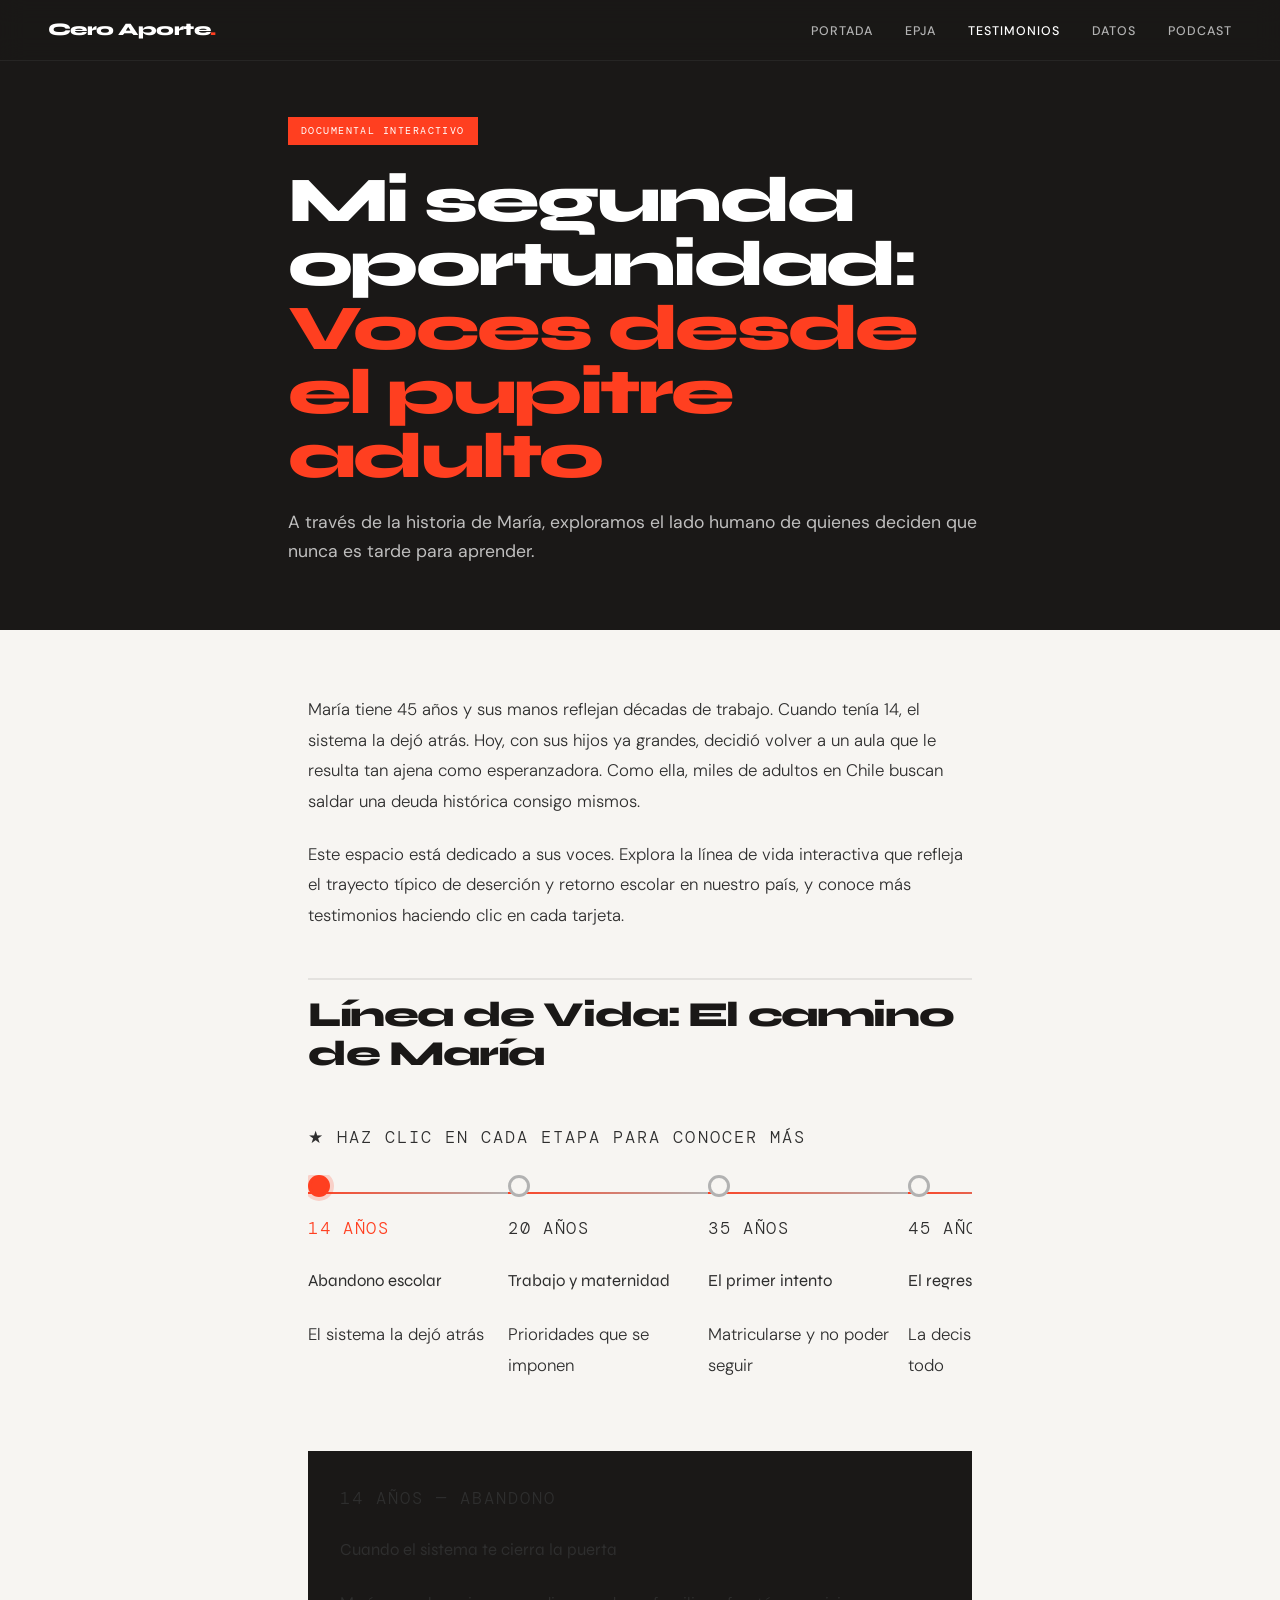
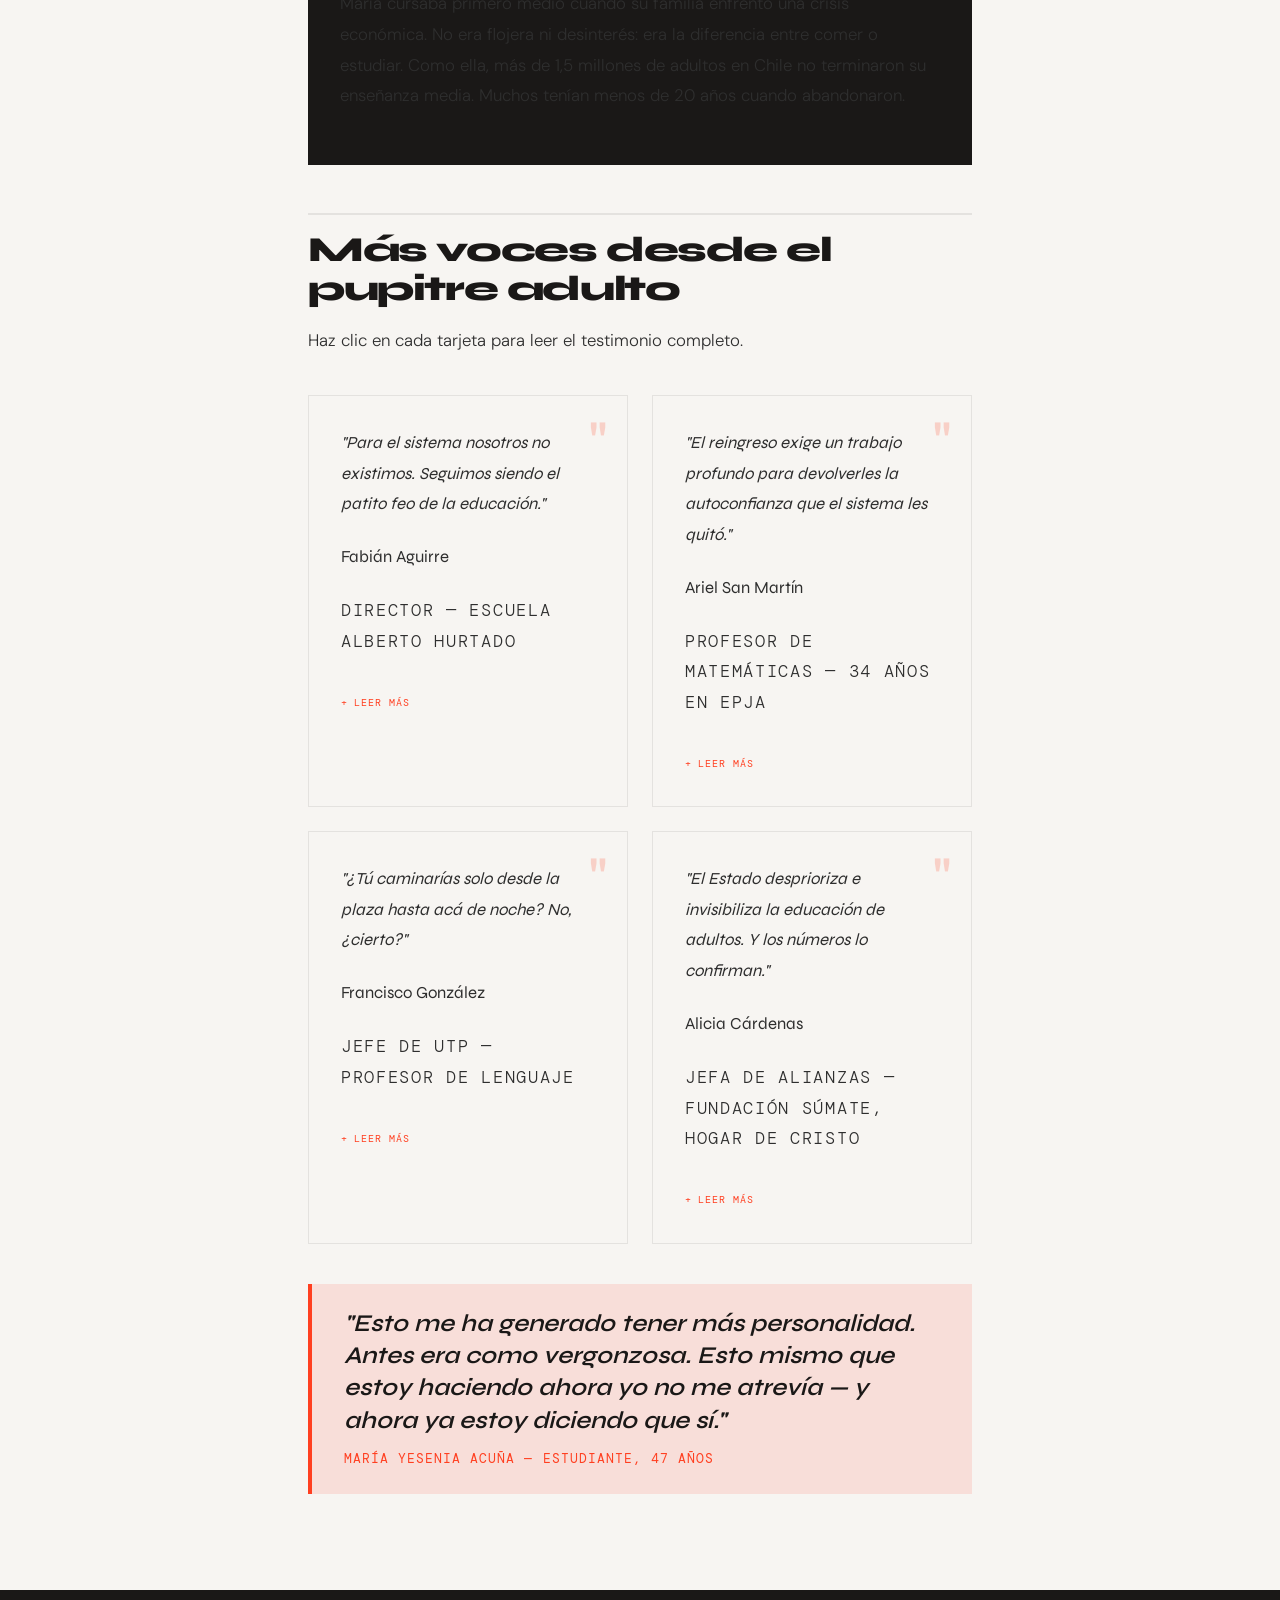
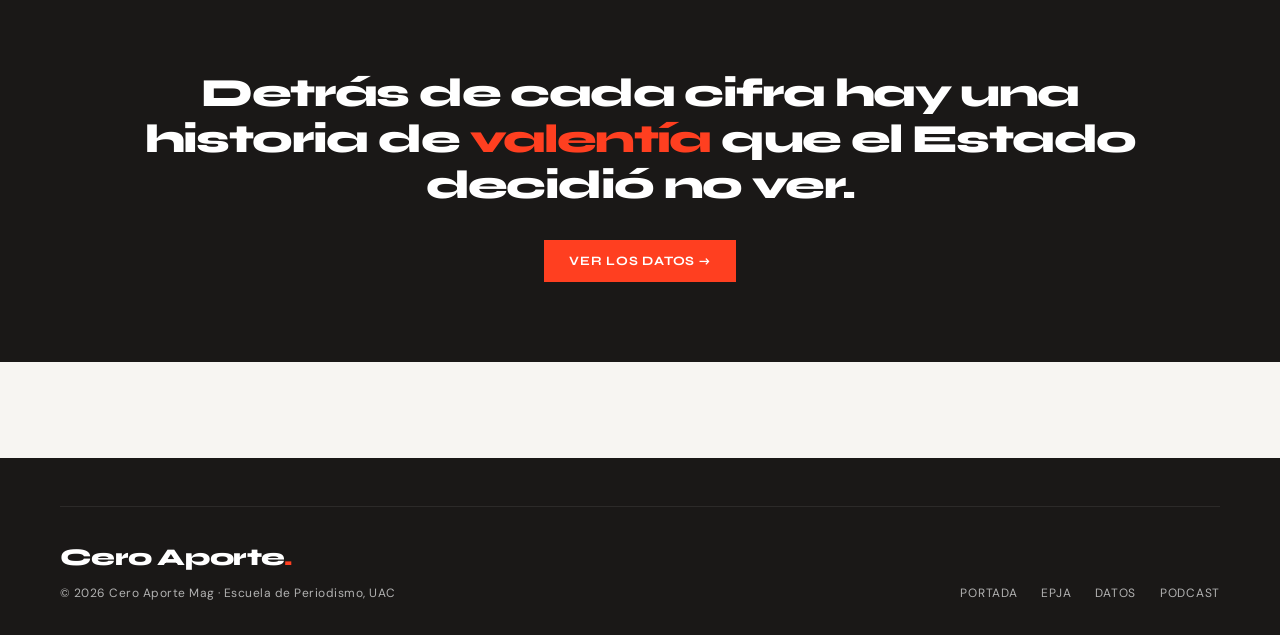
<file: testimonios (1).html>
<!DOCTYPE html>
<html lang="es">
<head>
  <meta charset="UTF-8" />
  <meta name="viewport" content="width=device-width, initial-scale=1.0" />
  <title>Testimonios — Cero Aporte Mag</title>
  <link rel="stylesheet" href="style.css" />
  <style>
    /* ---- HERO ---- */
    .rep-hero {
      min-height: 70vh;
      background: var(--black);
      display: flex;
      align-items: flex-end;
      padding-bottom: 4rem;
      padding-top: 5rem;
      position: relative;
      overflow: hidden;
    }
    .rep-hero-bg {
      position: absolute; inset: 0;
      background:
        linear-gradient(to bottom, rgba(26,24,23,0.4) 0%, rgba(26,24,23,0.95) 65%),
        url('https://i.imgur.com/FJYBVjM.jpeg') center 40%/cover no-repeat;
    }
    .rep-hero-inner { position: relative; z-index: 2; max-width: 800px; }
    .rep-hero-category {
      display: inline-flex;
      align-items: center;
      gap: 0.5rem;
      background: var(--red);
      color: var(--white);
      font-family: var(--font-mono);
      font-size: 0.65rem;
      letter-spacing: 0.14em;
      text-transform: uppercase;
      padding: 0.35rem 0.8rem;
      margin-bottom: 1.5rem;
    }
    .rep-hero-title {
      font-family: var(--font-display);
      font-size: clamp(2rem, 5.5vw, 4rem);
      font-weight: 800;
      letter-spacing: -0.04em;
      line-height: 1.0;
      color: var(--white);
      margin-bottom: 1.2rem;
    }
    .rep-hero-title em { color: var(--red); font-style: normal; }
    .rep-hero-deck {
      font-size: clamp(0.95rem, 1.5vw, 1.1rem);
      color: rgba(255,255,255,0.72);
      line-height: 1.65;
      max-width: 58ch;
    }

    /* ---- LAYOUT ---- */
    .article-wrap {
      max-width: 760px;
      margin: 0 auto;
      padding: 4rem clamp(1.5rem, 5vw, 3rem) 0;
    }
    .article-wrap p {
      font-size: 1.05rem;
      line-height: 1.82;
      color: #2e2e2e;
      margin-bottom: 1.4rem;
      font-weight: 300;
    }
    .article-wrap h2 {
      font-family: var(--font-display);
      font-size: clamp(1.5rem, 3vw, 2.2rem);
      font-weight: 800;
      letter-spacing: -0.04em;
      line-height: 1.1;
      color: var(--black);
      margin: 3rem 0 1rem;
      padding-top: 1rem;
      border-top: 2px solid rgba(0,0,0,0.08);
    }

    /* ---- TIMELINE DE VIDA ---- */
    .vida-timeline {
      margin: 3rem 0;
      position: relative;
    }
    .vida-intro {
      font-family: var(--font-mono);
      font-size: 0.68rem;
      letter-spacing: 0.12em;
      text-transform: uppercase;
      color: var(--red);
      margin-bottom: 2rem;
    }
    .vida-track {
      display: flex;
      align-items: flex-start;
      gap: 0;
      overflow-x: auto;
      padding-bottom: 1rem;
      scrollbar-width: thin;
      scrollbar-color: var(--red) rgba(0,0,0,0.08);
    }
    .vida-track::-webkit-scrollbar { height: 4px; }
    .vida-track::-webkit-scrollbar-thumb { background: var(--red); border-radius: 2px; }
    .vida-step {
      flex: 0 0 200px;
      position: relative;
      cursor: pointer;
    }
    .vida-step:not(:last-child)::after {
      content: '';
      position: absolute;
      top: 1.1rem;
      right: 0;
      width: 100%;
      height: 2px;
      background: linear-gradient(to right, var(--red), var(--greige));
      z-index: 0;
    }
    .vida-dot-wrap {
      display: flex;
      align-items: center;
      margin-bottom: 1rem;
      position: relative;
      z-index: 1;
    }
    .vida-dot {
      width: 1.4rem;
      height: 1.4rem;
      border-radius: 50%;
      background: var(--cream);
      border: 3px solid var(--greige);
      transition: all 0.3s;
      flex-shrink: 0;
    }
    .vida-step.active .vida-dot,
    .vida-step:hover .vida-dot {
      background: var(--red);
      border-color: var(--red);
      box-shadow: 0 0 0 4px rgba(255,63,32,0.2);
    }
    .vida-age {
      font-family: var(--font-mono);
      font-size: 0.65rem;
      letter-spacing: 0.1em;
      color: var(--greige);
      text-transform: uppercase;
      padding-right: 1rem;
    }
    .vida-step.active .vida-age { color: var(--red); }
    .vida-label {
      font-family: var(--font-display);
      font-size: 0.82rem;
      font-weight: 700;
      color: var(--black);
      padding-right: 1rem;
      line-height: 1.3;
    }
    .vida-detail {
      font-size: 0.78rem;
      color: #5a5a5a;
      line-height: 1.5;
      padding-right: 1rem;
      margin-top: 0.3rem;
    }
    /* Panel de detalle */
    .vida-panel {
      margin-top: 2rem;
      background: var(--black);
      color: var(--white);
      padding: 2rem;
      min-height: 120px;
      display: none;
      animation: fadeSlide 0.3s var(--ease-out);
    }
    .vida-panel.active { display: block; }
    @keyframes fadeSlide {
      from { opacity: 0; transform: translateY(8px); }
      to   { opacity: 1; transform: none; }
    }
    .vida-panel-age {
      font-family: var(--font-mono);
      font-size: 0.65rem;
      letter-spacing: 0.12em;
      text-transform: uppercase;
      color: var(--red);
      margin-bottom: 0.5rem;
    }
    .vida-panel-title {
      font-family: var(--font-display);
      font-size: 1.2rem;
      font-weight: 700;
      color: var(--white);
      margin-bottom: 0.5rem;
    }
    .vida-panel-text {
      font-size: 0.9rem;
      color: rgba(255,255,255,0.7);
      line-height: 1.65;
    }

    /* ---- VOCES: TARJETAS DE TESTIMONIO ---- */
    .voces-grid {
      display: grid;
      grid-template-columns: 1fr 1fr;
      gap: 1.5rem;
      margin: 2.5rem 0;
    }
    .voz-card {
      background: var(--cream);
      border: 1px solid rgba(0,0,0,0.08);
      padding: 2rem;
      position: relative;
      cursor: pointer;
      transition: box-shadow 0.25s, transform 0.25s;
    }
    .voz-card:hover {
      box-shadow: 0 8px 32px rgba(0,0,0,0.1);
      transform: translateY(-2px);
    }
    .voz-card::before {
      content: '"';
      position: absolute;
      top: 1rem; right: 1.2rem;
      font-family: var(--font-display);
      font-size: 4rem;
      color: var(--red);
      opacity: 0.2;
      line-height: 1;
    }
    .voz-quote {
      font-family: var(--font-display);
      font-size: 0.95rem;
      font-weight: 600;
      line-height: 1.45;
      color: var(--black);
      font-style: italic;
      margin-bottom: 1.2rem;
    }
    .voz-name {
      font-family: var(--font-display);
      font-size: 0.85rem;
      font-weight: 700;
      color: var(--black);
    }
    .voz-role {
      font-family: var(--font-mono);
      font-size: 0.62rem;
      letter-spacing: 0.1em;
      text-transform: uppercase;
      color: var(--red);
      margin-top: 0.2rem;
    }
    /* Expanded state */
    .voz-expanded {
      display: none;
      margin-top: 1rem;
      font-size: 0.85rem;
      color: #4a4a4a;
      line-height: 1.65;
      border-top: 1px solid rgba(0,0,0,0.08);
      padding-top: 1rem;
    }
    .voz-card.open .voz-expanded { display: block; }
    .voz-toggle {
      display: inline-flex;
      align-items: center;
      gap: 0.4rem;
      margin-top: 1rem;
      font-family: var(--font-mono);
      font-size: 0.62rem;
      letter-spacing: 0.1em;
      text-transform: uppercase;
      color: var(--red);
      cursor: pointer;
    }
    .voz-toggle-icon { transition: transform 0.3s; }
    .voz-card.open .voz-toggle-icon { transform: rotate(45deg); }

    /* ---- CIERRE ---- */
    .closing-strip {
      background: var(--black);
      padding: 5rem clamp(1.5rem, 5vw, 3rem);
      text-align: center;
      margin-top: 6rem;
    }
    .closing-strip p {
      font-family: var(--font-display);
      font-size: clamp(1.4rem, 3.5vw, 2.5rem);
      font-weight: 800;
      letter-spacing: -0.04em;
      line-height: 1.15;
      color: var(--white);
      max-width: 24ch;
      margin: 0 auto 2rem;
    }
    .closing-strip p em { color: var(--red); font-style: normal; }

    @media (max-width: 680px) {
      .voces-grid { grid-template-columns: 1fr; }
    }
  </style>
</head>
<body>

<!-- NAV -->
<nav class="nav">
  <a href="index.html" class="nav-logo">Cero Aporte<span>.</span></a>
  <ul class="nav-links">
    <li><a href="index.html">Portada</a></li>
    <li><a href="reportaje-epja.html">EPJA</a></li>
    <li><a href="testimonios.html" style="color:var(--white);">Testimonios</a></li>
    <li><a href="datos.html">Datos</a></li>
    <li><a href="podcast.html">Podcast</a></li>
  </ul>
</nav>

<!-- HERO -->
<section class="rep-hero">
  <div class="rep-hero-bg"></div>
  <div class="rep-hero-inner container">
    <span class="rep-hero-category">Documental interactivo</span>
    <h1 class="rep-hero-title">Mi segunda oportunidad:<br><em>Voces desde el pupitre adulto</em></h1>
    <p class="rep-hero-deck">A través de la historia de María, exploramos el lado humano de quienes deciden que nunca es tarde para aprender.</p>
  </div>
</section>

<!-- CUERPO -->
<main class="article-wrap">

  <p class="reveal">María tiene 45 años y sus manos reflejan décadas de trabajo. Cuando tenía 14, el sistema la dejó atrás. Hoy, con sus hijos ya grandes, decidió volver a un aula que le resulta tan ajena como esperanzadora. Como ella, miles de adultos en Chile buscan saldar una deuda histórica consigo mismos.</p>

  <p class="reveal">Este espacio está dedicado a sus voces. Explora la línea de vida interactiva que refleja el trayecto típico de deserción y retorno escolar en nuestro país, y conoce más testimonios haciendo clic en cada tarjeta.</p>

  <!-- LÍNEA DE VIDA INTERACTIVA -->
  <h2 class="reveal">Línea de Vida: El camino de María</h2>

  <div class="vida-timeline reveal">
    <p class="vida-intro">★ Haz clic en cada etapa para conocer más</p>
    <div class="vida-track">

      <div class="vida-step active" onclick="activarVida(0)">
        <div class="vida-dot-wrap"><div class="vida-dot"></div></div>
        <p class="vida-age">14 años</p>
        <p class="vida-label">Abandono escolar</p>
        <p class="vida-detail">El sistema la dejó atrás</p>
      </div>

      <div class="vida-step" onclick="activarVida(1)">
        <div class="vida-dot-wrap"><div class="vida-dot"></div></div>
        <p class="vida-age">20 años</p>
        <p class="vida-label">Trabajo y maternidad</p>
        <p class="vida-detail">Prioridades que se imponen</p>
      </div>

      <div class="vida-step" onclick="activarVida(2)">
        <div class="vida-dot-wrap"><div class="vida-dot"></div></div>
        <p class="vida-age">35 años</p>
        <p class="vida-label">El primer intento</p>
        <p class="vida-detail">Matricularse y no poder seguir</p>
      </div>

      <div class="vida-step" onclick="activarVida(3)">
        <div class="vida-dot-wrap"><div class="vida-dot"></div></div>
        <p class="vida-age">45 años</p>
        <p class="vida-label">El regreso definitivo</p>
        <p class="vida-detail">La decisión que cambió todo</p>
      </div>

      <div class="vida-step" onclick="activarVida(4)">
        <div class="vida-dot-wrap"><div class="vida-dot"></div></div>
        <p class="vida-age">Hoy</p>
        <p class="vida-label">Cuarto medio</p>
        <p class="vida-detail">Y pensando en la universidad</p>
      </div>

    </div>

    <div class="vida-panel active" id="vida-0">
      <p class="vida-panel-age">14 años — Abandono</p>
      <p class="vida-panel-title">Cuando el sistema te cierra la puerta</p>
      <p class="vida-panel-text">María cursaba primero medio cuando su familia enfrentó una crisis económica. No era flojera ni desinterés: era la diferencia entre comer o estudiar. Como ella, más de 1,5 millones de adultos en Chile no terminaron su enseñanza media. Muchos tenían menos de 20 años cuando abandonaron.</p>
    </div>
    <div class="vida-panel" id="vida-1">
      <p class="vida-panel-age">20 años — Trabajo y maternidad</p>
      <p class="vida-panel-title">La vida que no da espera</p>
      <p class="vida-panel-text">Con un hijo recién nacido y un trabajo de turno rotativo, retomar el colegio se volvió una imposibilidad práctica. Los horarios nocturnos del CEIA chocaban con los turnos. El transporte era un problema. Y la culpa de "abandonar" a los hijos por ir a estudiar, otra barrera invisible.</p>
    </div>
    <div class="vida-panel" id="vida-2">
      <p class="vida-panel-age">35 años — El primer intento</p>
      <p class="vida-panel-title">Volver y no poder quedarse</p>
      <p class="vida-panel-text">Se matriculó en un CEIA de su comuna. Asistió las primeras semanas. Pero la cadena de obstáculos volvió a romperse: un problema de salud, una cuenta sin pagar, un familiar que cuidar. Sin apoyo institucional, sin psicólogo que la contuviera, el sistema la soltó de nuevo.</p>
    </div>
    <div class="vida-panel" id="vida-3">
      <p class="vida-panel-age">45 años — El regreso definitivo</p>
      <p class="vida-panel-title">"Esta vez no me voy a ir"</p>
      <p class="vida-panel-text">Sus hijos ya grandes la alentaron. Llegó a la Escuela Alberto Hurtado sintiéndose "vieja y tonta". En dos semanas ya era parte del curso. Los profesores como Ariel San Martín hacen exactamente ese trabajo: devolver la confianza que el sistema les quitó hace décadas.</p>
    </div>
    <div class="vida-panel" id="vida-4">
      <p class="vida-panel-age">Hoy — Cuarto medio</p>
      <p class="vida-panel-title">"Ahora estoy pensando en dar la PSU"</p>
      <p class="vida-panel-text">"Nunca es tarde. Yo tengo 47 años y estoy feliz aquí estudiando. Ahora estoy pensando en dar la prueba para la universidad. Aunque sea por darla." El Estado no puso nada de su parte para que ese camino fuera más fácil. Ella llegó sola, y llegó.</p>
    </div>
  </div>

  <!-- VOCES DESDE EL PUPITRE -->
  <h2 class="reveal">Más voces desde el pupitre adulto</h2>
  <p class="reveal">Haz clic en cada tarjeta para leer el testimonio completo.</p>

  <div class="voces-grid">

    <div class="voz-card reveal" onclick="toggleVoz(this)">
      <p class="voz-quote">"Para el sistema nosotros no existimos. Seguimos siendo el patito feo de la educación."</p>
      <p class="voz-name">Fabián Aguirre</p>
      <p class="voz-role">Director — Escuela Alberto Hurtado</p>
      <div class="voz-expanded">
        Aguirre lleva desde 2001 en el sistema de educación de adultos. Ha visto pasar gobiernos de todos los colores sin que ninguno haya priorizado el EPJA. "El gobierno que sea nunca ha estado interesado por la educación de jóvenes y adultos", dice con una mezcla de cansancio y convicción. En su mejor época, la escuela tenía 300 matriculados. Hoy tiene 173. Y sigue ahí.
      </div>
      <span class="voz-toggle"><span class="voz-toggle-icon">+</span> Leer más</span>
    </div>

    <div class="voz-card reveal" onclick="toggleVoz(this)">
      <p class="voz-quote">"El reingreso exige un trabajo profundo para devolverles la autoconfianza que el sistema les quitó."</p>
      <p class="voz-name">Ariel San Martín</p>
      <p class="voz-role">Profesor de Matemáticas — 34 años en EPJA</p>
      <div class="voz-expanded">
        San Martín recuerda a una alumna que perdió la vista a los 30 años. Ingresó a la escuela igualmente. Con su celular como única herramienta, grabó cada clase durante la pandemia y obtuvo su cuarto medio. Hoy trabaja en una radio en Peñaflor. "Ese tipo de resiliencia no la forma el Estado. La forma la persona, sola, frente a un sistema que no la ve."
      </div>
      <span class="voz-toggle"><span class="voz-toggle-icon">+</span> Leer más</span>
    </div>

    <div class="voz-card reveal" onclick="toggleVoz(this)">
      <p class="voz-quote">"¿Tú caminarías solo desde la plaza hasta acá de noche? No, ¿cierto?"</p>
      <p class="voz-name">Francisco González</p>
      <p class="voz-role">Jefe de UTP — Profesor de Lenguaje</p>
      <div class="voz-expanded">
        "Pancho" González conoce de cerca la inseguridad como barrera. Sus estudiantes recorren calles oscuras para llegar a una escuela a metros de la plaza de Padre Hurtado, una zona donde el miedo ya es cotidiano. No hay transporte disponible porque el programa Pro-Retención no lo permite. Los estudiantes deben elegir entre su seguridad y su educación.
      </div>
      <span class="voz-toggle"><span class="voz-toggle-icon">+</span> Leer más</span>
    </div>

    <div class="voz-card reveal" onclick="toggleVoz(this)">
      <p class="voz-quote">"El Estado desprioriza e invisibiliza la educación de adultos. Y los números lo confirman."</p>
      <p class="voz-name">Alicia Cárdenas</p>
      <p class="voz-role">Jefa de alianzas — Fundación Súmate, Hogar de Cristo</p>
      <div class="voz-expanded">
        La Fundación Súmate trabaja con cerca de mil estudiantes de 18 a 24 años que necesitan reinsertarse. Solo el 30% de sus ingresos viene del Estado, vía subvención por alumno. El resto lo consiguen por sus propios medios. "Las discusiones políticas sobre educación se centran en la superior o la municipal. La educación de adultos no existe en ese debate", lamenta Cárdenas.
      </div>
      <span class="voz-toggle"><span class="voz-toggle-icon">+</span> Leer más</span>
    </div>

  </div>

  <!-- PULL QUOTE CIERRE -->
  <div class="pull-quote reveal">
    <blockquote>"Esto me ha generado tener más personalidad. Antes era como vergonzosa. Esto mismo que estoy haciendo ahora yo no me atrevía — y ahora ya estoy diciendo que sí."</blockquote>
    <cite>María Yesenia Acuña — Estudiante, 47 años</cite>
  </div>

</main>

<!-- CIERRE -->
<div class="closing-strip">
  <p>Detrás de cada cifra hay una historia de <em>valentía</em> que el Estado decidió no ver.</p>
  <a href="datos.html" class="btn btn-red">Ver los datos →</a>
</div>

<!-- FOOTER -->
<footer class="site-footer">
  <div class="footer-inner">
    <div>
      <div class="footer-brand">Cero Aporte<span>.</span></div>
      <p class="footer-copy">© 2026 Cero Aporte Mag · Escuela de Periodismo, UAC</p>
    </div>
    <nav class="footer-nav">
      <a href="index.html">Portada</a>
      <a href="reportaje-epja.html">EPJA</a>
      <a href="datos.html">Datos</a>
      <a href="podcast.html">Podcast</a>
    </nav>
  </div>
</footer>

<script src="main.js"></script>
<script>
  function activarVida(idx) {
    document.querySelectorAll('.vida-step').forEach((s, i) => {
      s.classList.toggle('active', i === idx);
    });
    document.querySelectorAll('.vida-panel').forEach((p, i) => {
      p.classList.toggle('active', i === idx);
    });
  }

  function toggleVoz(card) {
    const isOpen = card.classList.contains('open');
    document.querySelectorAll('.voz-card').forEach(c => c.classList.remove('open'));
    if (!isOpen) card.classList.add('open');
  }
</script>
</body>
</html>
</file>
<file: style.css>
/* ============================================
   CERO APORTE MAG — Global Stylesheet
   Basado en brand book Type/Code
   ============================================ */

@import url('https://fonts.googleapis.com/css2?family=Syne:wght@400;600;700;800&family=DM+Sans:ital,opsz,wght@0,9..40,300;0,9..40,400;0,9..40,500;0,9..40,700;1,9..40,300;1,9..40,400&family=DM+Mono:wght@400;500&display=swap');

/* ---- TOKENS ---- */
:root {
  --black:   #1A1817;
  --white:   #FFFFFF;
  --red:     #FF3F20;
  --greige:  #B2B2B2;
  --ink:     #1C2534;
  --cream:   #F7F5F2;
  --red-dim: rgba(255,63,32,0.12);

  --font-display: 'Syne', sans-serif;
  --font-body:    'DM Sans', sans-serif;
  --font-mono:    'DM Mono', monospace;

  --ease-out: cubic-bezier(0.16, 1, 0.3, 1);
  --max-w: 1160px;
  --col-gap: clamp(1rem, 4vw, 3rem);
}

/* ---- RESET ---- */
*, *::before, *::after { box-sizing: border-box; margin: 0; padding: 0; }
html { scroll-behavior: smooth; font-size: 16px; }
body {
  font-family: var(--font-body);
  background: var(--cream);
  color: var(--black);
  line-height: 1.6;
  -webkit-font-smoothing: antialiased;
}
img { max-width: 100%; display: block; }
a { color: inherit; text-decoration: none; }

/* ---- NAVEGACIÓN ---- */
.nav {
  position: fixed;
  top: 0; left: 0; right: 0;
  z-index: 100;
  display: flex;
  align-items: center;
  justify-content: space-between;
  padding: 1rem clamp(1.5rem, 5vw, 3rem);
  background: rgba(26,24,23,0.96);
  backdrop-filter: blur(12px);
  border-bottom: 1px solid rgba(255,255,255,0.06);
}
.nav-logo {
  font-family: var(--font-display);
  font-size: 1.1rem;
  font-weight: 800;
  color: var(--white);
  letter-spacing: -0.03em;
}
.nav-logo span { color: var(--red); }
.nav-links {
  display: flex;
  gap: 2rem;
  list-style: none;
}
.nav-links a {
  color: var(--greige);
  font-size: 0.78rem;
  font-weight: 500;
  letter-spacing: 0.08em;
  text-transform: uppercase;
  transition: color 0.2s;
}
.nav-links a:hover { color: var(--white); }

/* ---- BOTONES ---- */
.btn {
  display: inline-flex;
  align-items: center;
  gap: 0.5rem;
  padding: 0.7rem 1.6rem;
  font-family: var(--font-display);
  font-size: 0.8rem;
  font-weight: 700;
  letter-spacing: 0.06em;
  text-transform: uppercase;
  border: none;
  cursor: pointer;
  transition: all 0.2s;
}
.btn-red    { background: var(--red); color: var(--white); }
.btn-red:hover { background: #e5361a; }
.btn-ghost  { background: transparent; color: var(--white); border: 1px solid rgba(255,255,255,0.3); }
.btn-ghost:hover { border-color: var(--white); }
.btn-dark   { background: var(--black); color: var(--white); }
.btn-dark:hover { background: var(--ink); }

/* ---- FOOTER ---- */
.site-footer {
  background: var(--black);
  color: var(--greige);
  padding: 3rem clamp(1.5rem, 5vw, 3rem) 2rem;
  margin-top: 6rem;
}
.footer-inner {
  max-width: var(--max-w);
  margin: 0 auto;
  display: grid;
  grid-template-columns: 1fr auto;
  gap: 2rem;
  align-items: end;
  border-top: 1px solid rgba(255,255,255,0.08);
  padding-top: 2rem;
}
.footer-brand {
  font-family: var(--font-display);
  font-size: 1.5rem;
  font-weight: 800;
  color: var(--white);
  letter-spacing: -0.03em;
  margin-bottom: 0.4rem;
}
.footer-brand span { color: var(--red); }
.footer-copy {
  font-size: 0.75rem;
  letter-spacing: 0.04em;
}
.footer-nav { display: flex; gap: 1.5rem; flex-wrap: wrap; justify-content: flex-end; }
.footer-nav a {
  font-size: 0.75rem;
  letter-spacing: 0.06em;
  text-transform: uppercase;
  color: var(--greige);
  transition: color 0.2s;
}
.footer-nav a:hover { color: var(--red); }

/* ---- UTILIDADES ---- */
.container {
  max-width: var(--max-w);
  margin: 0 auto;
  padding: 0 clamp(1.5rem, 5vw, 3rem);
}
.eyebrow {
  font-family: var(--font-mono);
  font-size: 0.7rem;
  letter-spacing: 0.12em;
  text-transform: uppercase;
  color: var(--red);
  margin-bottom: 0.75rem;
}
.section-title {
  font-family: var(--font-display);
  font-size: clamp(2rem, 5vw, 3.5rem);
  font-weight: 800;
  letter-spacing: -0.04em;
  line-height: 1.05;
  color: var(--black);
}
.rule-red {
  width: 3rem;
  height: 3px;
  background: var(--red);
  margin: 1.5rem 0;
}

/* ---- FADE-IN ON SCROLL ---- */
.reveal {
  opacity: 0;
  transform: translateY(24px);
  transition: opacity 0.7s var(--ease-out), transform 0.7s var(--ease-out);
}
.reveal.visible {
  opacity: 1;
  transform: none;
}

/* ---- INTERACTIVO: FLIP CARD ---- */
.flip-card {
  perspective: 1000px;
  cursor: pointer;
}
.flip-card-inner {
  position: relative;
  width: 100%;
  height: 100%;
  transition: transform 0.6s var(--ease-out);
  transform-style: preserve-3d;
}
.flip-card:hover .flip-card-inner,
.flip-card.flipped .flip-card-inner {
  transform: rotateY(180deg);
}
.flip-card-front,
.flip-card-back {
  position: absolute;
  width: 100%; height: 100%;
  backface-visibility: hidden;
  display: flex;
  flex-direction: column;
  justify-content: center;
  padding: 1.5rem;
}
.flip-card-back { transform: rotateY(180deg); }

/* ---- INTERACTIVO: PROGRESS BAR ---- */
.progress-bar {
  height: 6px;
  background: rgba(0,0,0,0.1);
  border-radius: 3px;
  overflow: hidden;
  margin: 0.5rem 0;
}
.progress-fill {
  height: 100%;
  background: var(--red);
  border-radius: 3px;
  width: 0%;
  transition: width 1.2s var(--ease-out);
}

/* ---- INTERACTIVO: TABS ---- */
.tabs { display: flex; gap: 0; border-bottom: 2px solid rgba(0,0,0,0.08); margin-bottom: 2rem; }
.tab-btn {
  padding: 0.75rem 1.5rem;
  font-family: var(--font-display);
  font-size: 0.82rem;
  font-weight: 700;
  letter-spacing: 0.04em;
  text-transform: uppercase;
  background: none;
  border: none;
  border-bottom: 2px solid transparent;
  margin-bottom: -2px;
  cursor: pointer;
  color: var(--greige);
  transition: all 0.2s;
}
.tab-btn.active { color: var(--black); border-bottom-color: var(--red); }
.tab-panel { display: none; }
.tab-panel.active { display: block; }

/* ---- PULL QUOTE ---- */
.pull-quote {
  border-left: 4px solid var(--red);
  padding: 1.5rem 2rem;
  margin: 2.5rem 0;
  background: var(--red-dim);
}
.pull-quote blockquote {
  font-family: var(--font-display);
  font-size: clamp(1.15rem, 2.5vw, 1.5rem);
  font-weight: 600;
  line-height: 1.35;
  color: var(--black);
  font-style: italic;
}
.pull-quote cite {
  display: block;
  margin-top: 0.75rem;
  font-size: 0.8rem;
  font-family: var(--font-mono);
  letter-spacing: 0.08em;
  text-transform: uppercase;
  color: var(--red);
  font-style: normal;
}

/* ---- STAT COUNTER ---- */
.stat-block {
  text-align: center;
  padding: 2rem 1rem;
}
.stat-number {
  font-family: var(--font-display);
  font-size: clamp(3rem, 8vw, 6rem);
  font-weight: 800;
  letter-spacing: -0.05em;
  color: var(--black);
  line-height: 1;
  display: block;
}
.stat-label {
  font-size: 0.8rem;
  font-family: var(--font-mono);
  letter-spacing: 0.1em;
  text-transform: uppercase;
  color: var(--greige);
  margin-top: 0.5rem;
  display: block;
}

/* ---- IMAGEN CON CAPTION ---- */
.img-block { margin: 2.5rem 0; }
.img-block img { width: 100%; object-fit: cover; }
.img-caption {
  font-size: 0.72rem;
  font-family: var(--font-mono);
  color: var(--greige);
  letter-spacing: 0.06em;
  margin-top: 0.5rem;
  padding-top: 0.5rem;
  border-top: 1px solid rgba(0,0,0,0.1);
}

/* ---- TIMELINE ---- */
.timeline { position: relative; padding-left: 2rem; }
.timeline::before {
  content: '';
  position: absolute;
  left: 0.4rem; top: 0; bottom: 0;
  width: 2px;
  background: linear-gradient(to bottom, var(--red), var(--greige));
}
.timeline-item {
  position: relative;
  margin-bottom: 2.5rem;
  opacity: 0;
  transform: translateX(-12px);
  transition: all 0.5s var(--ease-out);
}
.timeline-item.visible { opacity: 1; transform: none; }
.timeline-dot {
  position: absolute;
  left: -1.7rem;
  top: 0.25rem;
  width: 0.85rem;
  height: 0.85rem;
  border-radius: 50%;
  background: var(--red);
  border: 2px solid var(--cream);
  box-shadow: 0 0 0 2px var(--red);
}
.timeline-year {
  font-family: var(--font-mono);
  font-size: 0.72rem;
  letter-spacing: 0.1em;
  color: var(--red);
  text-transform: uppercase;
  margin-bottom: 0.25rem;
}
.timeline-text {
  font-family: var(--font-display);
  font-size: 0.95rem;
  font-weight: 600;
  color: var(--black);
  margin-bottom: 0.3rem;
}
.timeline-desc {
  font-size: 0.85rem;
  color: #5a5a5a;
  line-height: 1.5;
}

/* ---- RESPONSIVE ---- */
@media (max-width: 768px) {
  .nav-links { display: none; }
  .footer-inner { grid-template-columns: 1fr; }
  .footer-nav { justify-content: flex-start; }

  /* Fix texto about en mobile */
  .about-text p {
    font-size: 0.95rem;
    line-height: 1.7;
    text-align: left;
    -webkit-hyphens: none;
    hyphens: none;
  }
  .about-inner { gap: 2rem; }
  .about-strip { padding: 3rem 0; }
}
/* ---- GRÁFICO DE BARRAS — TEXTOS SOBRE FONDO OSCURO ---- */
.bar-year {
  color: rgba(255,255,255,0.85);
}
.bar-value {
  color: rgba(255,255,255,0.85);
}
.bar-legend-item {
  color: rgba(255,255,255,0.7);
}
.chart-subtitle {
  color: rgba(255,255,255,0.5);
}
</file>
